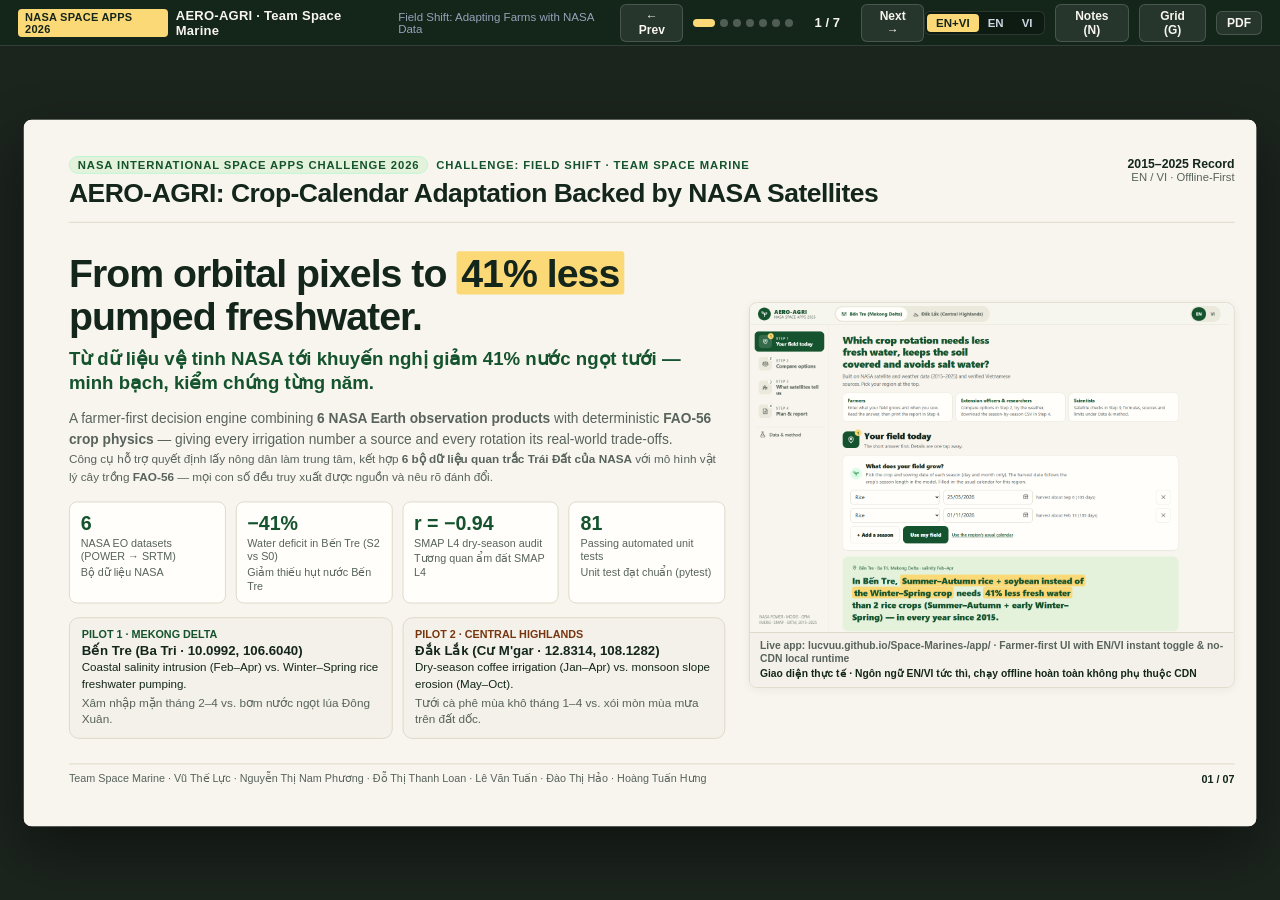
<file: slides-v1/index.html>
<!DOCTYPE html>
<html lang="en" data-mode="bi">
<head>
<meta charset="UTF-8" />
<meta name="viewport" content="width=device-width, initial-scale=1.0" />
<title>AERO-AGRI · NASA Space Apps 2026 Pitch Deck (7 Slides · EN / VI)</title>
<style>
  :root {
    --bg: #f7f5ee;
    --bg-deep: #ece9de;
    --surface: #fffefb;
    --subtle: #f3f1e9;
    --border: #dfd9c8;
    --ink: #14261b;
    --muted: #58635c;
    --primary: #15803d;
    --primary-ink: #14532d;
    --primary-light: #e4f2dc;
    --mark: #fcd977;
    --sal: #be123c;
    --sal-bg: #fff1f2;
    --shrimp: #0284c7;
    --soy: #b45309;
    --maize: #c2410c;
    --coffee: #78350f;
    --warn-bg: #fffbeb;
    --warn-border: #f59e0b;
    --font: -apple-system, BlinkMacSystemFont, "Segoe UI", Roboto, "Helvetica Neue", Arial, sans-serif;
    --mono: ui-monospace, SFMono-Regular, Menlo, Monaco, Consolas, monospace;
  }

  * { box-sizing: border-box; margin: 0; padding: 0; }

  html, body {
    height: 100%;
    background: #1c241e;
    color: var(--ink);
    font-family: var(--font);
    overflow: hidden;
    -webkit-font-smoothing: antialiased;
  }

  .num { font-variant-numeric: tabular-nums; }

  /* Language visibility logic */
  html[data-mode="en"] .t-vi { display: none !important; }
  html[data-mode="vi"] .t-en { display: none !important; }
  html[data-mode="bi"] .t-vi-only { display: none !important; }
  html[data-mode="en"] .t-vi-sub { display: none !important; }
  html[data-mode="vi"] .t-en-sub { display: none !important; }

  /* Toolbar */
  .hud {
    position: fixed;
    top: 0; left: 0; right: 0;
    height: 46px;
    background: rgba(20, 38, 27, 0.96);
    border-bottom: 1px solid rgba(255,255,255,0.12);
    color: #f7f5ee;
    display: flex;
    align-items: center;
    justify-content: space-between;
    padding: 0 18px;
    z-index: 100;
    font-size: 13px;
  }
  .hud-left, .hud-right, .hud-center { display: flex; align-items: center; gap: 10px; }
  .hud-brand { font-weight: 700; letter-spacing: 0.02em; display: flex; align-items: center; gap: 8px; }
  .hud-badge { background: var(--mark); color: var(--ink); font-size: 11px; font-weight: 700; padding: 2px 7px; border-radius: 4px; }
  .hud-btn {
    background: rgba(255,255,255,0.08);
    color: #f7f5ee;
    border: 1px solid rgba(255,255,255,0.16);
    border-radius: 6px;
    padding: 4px 10px;
    font-size: 12px;
    font-weight: 600;
    cursor: pointer;
    transition: background 0.15s;
  }
  .hud-btn:hover { background: rgba(255,255,255,0.16); }
  .hud-btn.active { background: var(--primary); border-color: #22c55e; color: #fff; }
  .seg { display: inline-flex; background: rgba(0,0,0,0.28); border-radius: 6px; padding: 2px; border: 1px solid rgba(255,255,255,0.12); }
  .seg button {
    border: none; background: transparent; color: #cbd5e1;
    font-size: 11.5px; font-weight: 700; padding: 3px 9px; border-radius: 4px; cursor: pointer;
  }
  .seg button.active { background: var(--mark); color: var(--ink); }

  .dots { display: flex; gap: 5px; align-items: center; }
  .dot {
    width: 8px; height: 8px; border-radius: 999px;
    background: rgba(255,255,255,0.26); border: none; cursor: pointer; padding: 0;
  }
  .dot.active { width: 22px; background: var(--mark); }

  /* Viewport & Fixed 1280x720 Stage */
  .stage-wrap {
    position: fixed;
    top: 46px; left: 0; right: 0; bottom: 0;
    display: flex;
    align-items: center;
    justify-content: center;
    padding: 12px;
  }
  .deck-viewport {
    position: relative;
    width: 1280px;
    height: 720px;
    transform-origin: center center;
    box-shadow: 0 24px 60px rgba(0,0,0,0.45);
    border-radius: 8px;
    overflow: hidden;
    background: var(--bg);
  }

  .slide {
    position: absolute;
    inset: 0;
    width: 1280px;
    height: 720px;
    background: var(--bg);
    padding: 36px 46px 42px 46px;
    display: none;
    flex-direction: column;
    justify-content: space-between;
  }
  .slide.active { display: flex; }

  /* Slide Header & Footer */
  .s-top {
    display: flex;
    justify-content: space-between;
    align-items: flex-start;
    gap: 20px;
    border-bottom: 1px solid var(--border);
    padding-bottom: 12px;
    margin-bottom: 14px;
  }
  .kicker {
    display: inline-flex;
    align-items: center;
    gap: 8px;
    font-size: 11.5px;
    font-weight: 700;
    text-transform: uppercase;
    letter-spacing: 0.08em;
    color: var(--primary-ink);
    margin-bottom: 5px;
  }
  .kicker-tag {
    background: var(--primary-light);
    border: 1px solid #bbf7d0;
    padding: 2px 8px;
    border-radius: 999px;
  }
  h1.s-title {
    font-size: 27px;
    font-weight: 800;
    line-height: 1.18;
    letter-spacing: -0.02em;
    color: var(--ink);
  }
  .s-sub-vi {
    margin-top: 3px;
    font-size: 14.5px;
    font-weight: 600;
    color: var(--muted);
    line-height: 1.3;
  }
  .s-meta {
    text-align: right;
    font-size: 11.5px;
    color: var(--muted);
    white-space: nowrap;
    padding-top: 2px;
  }
  .s-meta strong { display: block; color: var(--ink); font-size: 12.5px; }

  .s-body {
    flex: 1;
    display: flex;
    flex-direction: column;
    gap: 14px;
    min-height: 0;
  }

  .s-foot {
    display: flex;
    justify-content: space-between;
    align-items: center;
    border-top: 1px solid var(--border);
    padding-top: 8px;
    margin-top: 10px;
    font-size: 11px;
    color: var(--muted);
  }
  .s-foot .pg { font-weight: 700; color: var(--ink); font-variant-numeric: tabular-nums; }

  /* Shared Editorial Components (Anti-Slop!) */
  .card {
    background: var(--surface);
    border: 1px solid var(--border);
    border-radius: 10px;
    padding: 15px 17px;
  }
  .card-hl {
    background: var(--surface);
    border: 1.5px solid var(--primary);
    border-radius: 10px;
    padding: 15px 17px;
  }
  .card-soft {
    background: var(--subtle);
    border: 1px solid var(--border);
    border-radius: 10px;
    padding: 13px 16px;
  }
  .card-warn {
    background: var(--warn-bg);
    border: 1px solid #fde68a;
    border-radius: 10px;
    padding: 12px 15px;
  }
  .card-sal {
    background: var(--sal-bg);
    border: 1px solid #fecdd3;
    border-radius: 10px;
    padding: 12px 15px;
  }
  .card-h {
    display: flex;
    justify-content: space-between;
    align-items: center;
    gap: 8px;
    margin-bottom: 8px;
  }
  .card-title { font-size: 15px; font-weight: 800; color: var(--ink); }
  .pill {
    display: inline-block;
    font-size: 10.5px;
    font-weight: 700;
    padding: 2px 8px;
    border-radius: 999px;
    border: 1px solid var(--border);
    background: var(--subtle);
    color: var(--ink);
    white-space: nowrap;
  }
  .pill-g { background: var(--primary-light); border-color: #bbf7d0; color: var(--primary-ink); }
  .pill-sal { background: var(--sal-bg); border-color: #fecdd3; color: var(--sal); }
  .pill-warn { background: var(--warn-bg); border-color: #fde68a; color: #92400e; }

  .hl-mark {
    background: var(--mark);
    color: var(--ink);
    padding: 0 5px;
    border-radius: 3px;
    font-weight: 800;
  }

  .grid-2 { display: grid; grid-template-columns: 1fr 1fr; gap: 16px; }
  .grid-3 { display: grid; grid-template-columns: repeat(3, 1fr); gap: 14px; }
  .grid-4 { display: grid; grid-template-columns: repeat(4, 1fr); gap: 12px; }

  .big-stat {
    font-size: 32px;
    font-weight: 800;
    line-height: 1.05;
    letter-spacing: -0.02em;
    font-variant-numeric: tabular-nums;
  }
  .med-stat {
    font-size: 23px;
    font-weight: 800;
    line-height: 1.1;
    font-variant-numeric: tabular-nums;
  }
  .bilingual-p { font-size: 12.8px; line-height: 1.42; color: var(--ink); }
  .bilingual-p .t-vi, .t-vi-sub { color: var(--muted); font-size: 12px; display: block; margin-top: 2px; }
  html[data-mode="vi"] .bilingual-p .t-vi,
  html[data-mode="vi"] .t-vi-sub { color: var(--ink); font-size: 13.2px; }

  ul.clean { list-style: none; display: flex; flex-direction: column; gap: 7px; }
  ul.clean li { font-size: 12.6px; line-height: 1.38; padding-left: 14px; position: relative; }
  ul.clean li::before {
    content: ""; position: absolute; left: 0; top: 6px;
    width: 6px; height: 6px; border-radius: 999px; background: var(--primary);
  }
  ul.clean li.warn::before { background: var(--soy); }
  ul.clean li.sal::before { background: var(--sal); }

  .shot-frame {
    background: var(--surface);
    border: 1px solid var(--border);
    border-radius: 8px;
    overflow: hidden;
    box-shadow: 0 2px 10px rgba(20, 38, 27, 0.06);
  }
  .shot-frame img { width: 100%; height: auto; display: block; }
  .shot-cap {
    padding: 6px 10px;
    font-size: 10.5px;
    line-height: 1.3;
    color: var(--muted);
    background: var(--subtle);
    border-top: 1px solid var(--border);
    font-weight: 600;
  }
  .shot-cap .t-vi { display: block; margin-top: 2px; color: var(--ink); }

  /* Slide 1 Hero Specific */
  .s1-grid {
    display: grid;
    grid-template-columns: 1.15fr 0.85fr;
    gap: 24px;
    flex: 1;
    align-items: center;
  }
  .s1-title { font-size: 40px; font-weight: 800; line-height: 1.1; letter-spacing: -0.025em; margin-bottom: 10px; }
  .s1-vi { font-size: 19px; font-weight: 700; color: var(--primary-ink); margin-bottom: 14px; line-height: 1.28; }
  .s1-lead { font-size: 14px; line-height: 1.48; color: var(--muted); margin-bottom: 16px; }
  .kpi-strip { display: grid; grid-template-columns: repeat(4, 1fr); gap: 10px; margin-bottom: 14px; }
  .kpi-mini {
    background: var(--surface); border: 1px solid var(--border); border-radius: 8px; padding: 10px 11px;
  }
  .kpi-mini strong { display: block; font-size: 20px; font-weight: 800; color: var(--primary-ink); font-variant-numeric: tabular-nums; }
  .kpi-mini span { font-size: 11px; color: var(--muted); display: block; margin-top: 2px; line-height: 1.25; }

  /* Architecture 3-col on Slide 3 */
  .arch-grid {
    display: grid;
    grid-template-columns: 1.15fr 30px 0.95fr 30px 0.9fr;
    gap: 8px;
    align-items: stretch;
    flex: 1;
  }
  .arch-arrow {
    display: flex; align-items: center; justify-content: center;
    color: var(--primary); font-size: 24px; font-weight: 800;
  }
  .ds-row {
    display: flex; justify-content: space-between; align-items: baseline;
    border-bottom: 1px solid #f0ede3; padding: 6px 0; font-size: 12px;
  }
  .ds-row:last-child { border-bottom: none; }
  .ds-res { font-family: var(--mono); font-size: 10.5px; color: var(--primary-ink); background: var(--primary-light); padding: 1px 6px; border-radius: 4px; font-weight: 700; }

  .formula-box {
    font-family: var(--mono);
    font-size: 11.2px;
    background: var(--subtle);
    border: 1px solid var(--border);
    border-radius: 6px;
    padding: 7px 10px;
    color: var(--ink);
    margin: 6px 0;
  }

  /* Data table */
  table.mini { width: 100%; border-collapse: collapse; font-size: 12px; }
  table.mini th {
    text-align: left; font-size: 10.5px; text-transform: uppercase; letter-spacing: 0.05em;
    color: var(--muted); border-bottom: 1.5px solid var(--border); padding: 5px 6px;
  }
  table.mini td { padding: 6px 6px; border-bottom: 1px solid #efece2; vertical-align: middle; }
  table.mini tr.best td { background: #f0fdf4; font-weight: 700; }

  /* Speaker Notes & Overview Modals */
  .notes-drawer {
    position: fixed; bottom: 14px; right: 18px; width: 430px; max-height: 240px;
    background: rgba(20, 38, 27, 0.96); color: #f7f5ee;
    border: 1px solid rgba(255,255,255,0.18); border-radius: 10px;
    padding: 13px 16px; z-index: 150; overflow-y: auto;
    box-shadow: 0 12px 32px rgba(0,0,0,0.45); display: none;
  }
  .notes-drawer.open { display: block; }
  .notes-head { display: flex; justify-content: space-between; align-items: center; margin-bottom: 6px; font-size: 11px; text-transform: uppercase; letter-spacing: 0.07em; color: var(--mark); font-weight: 700; }
  .notes-body { font-size: 12.5px; line-height: 1.48; color: #e2e8f0; }

  .overview-overlay {
    position: fixed; inset: 46px 0 0 0; background: rgba(15, 23, 18, 0.94);
    z-index: 140; padding: 24px 36px; overflow-y: auto; display: none;
  }
  .overview-overlay.open { display: block; }
  .ov-grid { display: grid; grid-template-columns: repeat(auto-fill, minmax(280px, 1fr)); gap: 16px; max-width: 1240px; margin: 0 auto; }
  .ov-card {
    background: var(--surface); border: 2px solid transparent; border-radius: 10px;
    padding: 14px; cursor: pointer; transition: transform 0.15s, border-color 0.15s;
  }
  .ov-card:hover { transform: translateY(-2px); border-color: var(--mark); }
  .ov-card.active { border-color: var(--primary); }
  .ov-num { font-size: 11px; font-weight: 800; color: var(--primary); text-transform: uppercase; margin-bottom: 4px; }
  .ov-title { font-size: 14px; font-weight: 800; color: var(--ink); margin-bottom: 4px; }
  .ov-sub { font-size: 12px; color: var(--muted); }

  /* Print / PDF Export: 1 slide per landscape 1280x720 page */
  @page { size: 1280px 720px; margin: 0; }
  @media print {
    html, body { background: var(--bg); overflow: visible; height: auto; }
    .hud, .notes-drawer, .overview-overlay { display: none !important; }
    .stage-wrap { position: static; padding: 0; display: block; }
    .deck-viewport { width: 1280px; height: auto; transform: none !important; box-shadow: none; border-radius: 0; overflow: visible; }
    .slide { position: relative !important; display: flex !important; page-break-after: always; break-after: page; }
    .slide:last-child { page-break-after: auto; break-after: auto; }
  }
</style>
</head>
<body>

<header class="hud">
  <div class="hud-left">
    <span class="hud-brand">
      <span class="hud-badge">NASA SPACE APPS 2026</span>
      <span>AERO-AGRI · Team Space Marine</span>
    </span>
    <span style="color:#94a3b8;font-size:11.5px;">Field Shift: Adapting Farms with NASA Data</span>
  </div>

  <div class="hud-center">
    <button class="hud-btn" id="btnPrev" title="Previous Slide (Left Arrow)">← Prev</button>
    <div class="dots" id="dots"></div>
    <span id="slideNum" style="font-variant-numeric:tabular-nums;font-weight:700;min-width:48px;text-align:center;">1 / 7</span>
    <button class="hud-btn" id="btnNext" title="Next Slide (Right Arrow / Space)">Next →</button>
  </div>

  <div class="hud-right">
    <div class="seg" role="group" aria-label="Language mode">
      <button type="button" data-lang="bi" class="active">EN+VI</button>
      <button type="button" data-lang="en">EN</button>
      <button type="button" data-lang="vi">VI</button>
    </div>
    <button class="hud-btn" id="btnNotes" title="Toggle Speaker Notes (N)">Notes (N)</button>
    <button class="hud-btn" id="btnGrid" title="All Slides Overview (G)">Grid (G)</button>
    <button class="hud-btn" onclick="window.print()" title="Print / Save as 7-page PDF">PDF</button>
  </div>
</header>

<div class="stage-wrap">
<main class="deck-viewport" id="viewport">

<!-- ======================================================================= -->
<!-- SLIDE 1: COVER / MISSION HOOK                                           -->
<!-- ======================================================================= -->
<section class="slide active" data-title="01 · Cover: AERO-AGRI Mission" data-notes="<strong>[0:00–0:45 · Problem & Hook]</strong> Welcome judges! In Vietnam's Mekong Delta and Central Highlands, climate extremes force farmers to guess sowing dates and dry-season pumping. AERO-AGRI turns 11 years of NASA Earth observations (2015–2025) and transparent FAO-56 physics into an immediate field-level rotation decision — offline-first, 100% bilingual (EN/VI), and with zero hallucinated numbers.">
  <div class="s-top">
    <div>
      <div class="kicker"><span class="kicker-tag">NASA International Space Apps Challenge 2026</span><span>Challenge: Field Shift · Team Space Marine</span></div>
      <h1 class="s-title">
        <span class="t-en">AERO-AGRI: Crop-Calendar Adaptation Backed by NASA Satellites</span>
        <span class="t-vi t-vi-only">AERO-AGRI: Chuyển đổi Lịch Thời Vụ Thích Ứng Biến Đổi Khí Hậu từ Vệ Tinh NASA</span>
      </h1>
    </div>
    <div class="s-meta"><strong>2015–2025 Record</strong><span>EN / VI · Offline-First</span></div>
  </div>

  <div class="s-body">
    <div class="s1-grid">
      <div>
        <div class="s1-title">
          <span class="t-en">From orbital pixels to <span class="hl-mark">41% less</span> pumped freshwater.</span>
          <span class="t-vi t-vi-only">Từ ảnh vệ tinh quỹ đạo tới quyết định giảm <span class="hl-mark">41% nước bơm</span> tại ruộng.</span>
        </div>
        <div class="s1-vi t-vi-sub">Từ dữ liệu vệ tinh NASA tới khuyến nghị giảm 41% nước ngọt tưới — minh bạch, kiểm chứng từng năm.</div>
        <p class="s1-lead bilingual-p">
          <span class="t-en">A farmer-first decision engine combining <strong>6 NASA Earth observation products</strong> with deterministic <strong>FAO-56 crop physics</strong> — giving every irrigation number a source and every rotation its real-world trade-offs.</span>
          <span class="t-vi">Công cụ hỗ trợ quyết định lấy nông dân làm trung tâm, kết hợp <strong>6 bộ dữ liệu quan trắc Trái Đất của NASA</strong> với mô hình vật lý cây trồng <strong>FAO-56</strong> — mọi con số đều truy xuất được nguồn và nêu rõ đánh đổi.</span>
        </p>

        <div class="kpi-strip">
          <div class="kpi-mini">
            <strong>6</strong>
            <span class="t-en">NASA EO datasets (POWER → SRTM)</span>
            <span class="t-vi">Bộ dữ liệu NASA</span>
          </div>
          <div class="kpi-mini">
            <strong>−41%</strong>
            <span class="t-en">Water deficit in Bến Tre (S2 vs S0)</span>
            <span class="t-vi">Giảm thiếu hụt nước Bến Tre</span>
          </div>
          <div class="kpi-mini">
            <strong>r = −0.94</strong>
            <span class="t-en">SMAP L4 dry-season audit</span>
            <span class="t-vi">Tương quan ẩm đất SMAP L4</span>
          </div>
          <div class="kpi-mini">
            <strong>81</strong>
            <span class="t-en">Passing automated unit tests</span>
            <span class="t-vi">Unit test đạt chuẩn (pytest)</span>
          </div>
        </div>

        <div class="grid-2" style="gap:10px;">
          <div class="card-soft" style="padding:10px 12px;">
            <div style="font-size:11px;font-weight:800;color:var(--primary-ink);text-transform:uppercase;">Pilot 1 · Mekong Delta</div>
            <div style="font-size:13.5px;font-weight:800;margin:2px 0;">Bến Tre (Ba Tri · 10.0992, 106.6040)</div>
            <div class="bilingual-p" style="font-size:11.8px;">
              <span class="t-en">Coastal salinity intrusion (Feb–Apr) vs. Winter–Spring rice freshwater pumping.</span>
              <span class="t-vi">Xâm nhập mặn tháng 2–4 vs. bơm nước ngọt lúa Đông Xuân.</span>
            </div>
          </div>
          <div class="card-soft" style="padding:10px 12px;">
            <div style="font-size:11px;font-weight:800;color:var(--coffee);text-transform:uppercase;">Pilot 2 · Central Highlands</div>
            <div style="font-size:13.5px;font-weight:800;margin:2px 0;">Đắk Lắk (Cư M'gar · 12.8314, 108.1282)</div>
            <div class="bilingual-p" style="font-size:11.8px;">
              <span class="t-en">Dry-season coffee irrigation (Jan–Apr) vs. monsoon slope erosion (May–Oct).</span>
              <span class="t-vi">Tưới cà phê mùa khô tháng 1–4 vs. xói mòn mùa mưa trên đất dốc.</span>
            </div>
          </div>
        </div>
      </div>

      <div>
        <div class="shot-frame">
          <img src="slides_assets/ui_en_bentre.png" alt="AERO-AGRI live dashboard screenshot" />
          <div class="shot-cap">
            <span class="t-en">Live app: lucvuu.github.io/Space-Marines-/app/ · Farmer-first UI with EN/VI instant toggle &amp; no-CDN local runtime</span>
            <span class="t-vi">Giao diện thực tế · Ngôn ngữ EN/VI tức thì, chạy offline hoàn toàn không phụ thuộc CDN</span>
          </div>
        </div>
      </div>
    </div>
  </div>

  <div class="s-foot">
    <span>Team Space Marine · Vũ Thế Lực · Nguyễn Thị Nam Phương · Đỗ Thị Thanh Loan · Lê Văn Tuấn · Đào Thị Hảo · Hoàng Tuấn Hưng</span>
    <span class="pg">01 / 07</span>
  </div>
</section>

<!-- ======================================================================= -->
<!-- SLIDE 2: PROBLEM & FIELD SHIFT CONTEXT                                  -->
<!-- ======================================================================= -->
<section class="slide" data-title="02 · Problem: Dual Climate Squeeze in Vietnam" data-notes="<strong>[0:15–1:00 · Relevance & Impact]</strong> Emphasize why Vietnam needs site-specific adaptation rather than generic global advice: Bến Tre faces dry-season saltwater lock-out (Feb–Apr) while Đắk Lắk sits on sloped basalt soils where cover crops save soil (-87%) at the price of +19% dry-season water. AERO-AGRI meets every Field Shift challenge requirement.">
  <div class="s-top">
    <div>
      <div class="kicker"><span class="kicker-tag">02 · Relevance &amp; Problem</span><span>Why Static Crop Calendars Fail Under Extremes</span></div>
      <h1 class="s-title">
        <span class="t-en">Two Opposite Climate Squeezes — One Transparent Decision Gap</span>
        <span class="t-vi t-vi-only">Hai Áp Lực Khí Hậu Trái Ngược — Một Khoảng Trống Quyết Định</span>
      </h1>
      <div class="s-sub-vi t-vi-sub">Hai bài toán khí hậu trái ngược tại Việt Nam đòi hỏi cân bằng minh bạch giữa nước ngọt, mặn và xói mòn</div>
    </div>
    <div class="s-meta"><strong>Challenge Fit</strong><span>NASA Field Shift 2026</span></div>
  </div>

  <div class="s-body">
    <div class="grid-2" style="flex:1;">
      <!-- Ben Tre -->
      <div class="card" style="display:flex;flex-direction:column;justify-content:space-between;">
        <div>
          <div class="card-h">
            <span class="card-title">1. Coastal Delta: Ba Tri, Bến Tre</span>
            <span class="pill pill-sal">Salinity peak: Feb–Apr (T2–T4)</span>
          </div>
          <div class="grid-2" style="gap:10px;margin:8px 0 10px;">
            <div class="card-soft" style="padding:10px 12px;">
              <div class="med-stat num" style="color:var(--primary-ink);">15,329 m³/ha</div>
              <div class="bilingual-p" style="font-size:11.5px;">
                <span class="t-en">Freshwater deficit for 2 rice crops (S0)</span>
                <span class="t-vi">Nhu cầu bơm nước ngọt 2 vụ lúa (S0)</span>
              </div>
            </div>
            <div class="card-sal" style="padding:10px 12px;">
              <div class="med-stat num" style="color:var(--sal);">6 mo bare</div>
              <div class="bilingual-p" style="font-size:11.5px;">
                <span class="t-en">Uncovered dry/transition land, zero crop income</span>
                <span class="t-vi">Đất trống 6 tháng/năm, không thu nhập</span>
              </div>
            </div>
          </div>
          <ul class="clean">
            <li class="sal">
              <strong>Salinity deadline:</strong> NAEC 2026–2027 handbook urges sowing in Oct–Nov so harvest finishes before Feb–Apr saltwater peaks.
              <span class="t-vi"><strong>Áp lực xâm nhập mặn:</strong> Sổ tay Khuyến nông QG khuyến cáo xuống giống T10–T11 để thu hoạch trước đỉnh mặn T2–T4.</span>
            </li>
            <li>
              <strong>2016 drought &amp; salinity intrusion (crop year 2015/16):</strong> Modeled rice deficit spiked to <strong>18,740 m³/ha</strong> (+22% above mean) while late sowing risked salt loss.
              <span class="t-vi"><strong>Hạn mặn 2016 (vụ 2015/16):</strong> Thiếu hụt nước lúa tăng vọt lên <strong>18,740 m³/ha</strong>; gieo muộn dễ mất trắng vì mặn.</span>
            </li>
            <li class="warn">
              <strong>False silver bullets:</strong> Rice–shrimp (S1) creates dry-season income, yet raises soil ESP to <strong>20.7–25.4</strong> (sodicity threshold, Nguyễn Mỹ Hoa et al., 2016).
              <span class="t-vi"><strong>Đánh đổi ẩn của Lúa–Tôm (S1):</strong> Có thu nhập mùa khô nhưng ESP đất tăng 20,7–25,4 (nguy cơ kiềm hóa đất).</span>
            </li>
          </ul>
        </div>
        <div style="border-top:1px solid var(--border);padding-top:8px;font-size:11.5px;color:var(--muted);">
          Pixel: <code style="font-family:var(--mono);">10.0992°N, 106.6040°E</code> · NASA MODIS NDVI verified 2022–2024 + Báo Nông nghiệp (22/02/2024)
        </div>
      </div>

      <!-- Dak Lak -->
      <div class="card" style="display:flex;flex-direction:column;justify-content:space-between;">
        <div>
          <div class="card-h">
            <span class="card-title">2. Highland Slopes: Cư M'gar, Đắk Lắk</span>
            <span class="pill pill-warn">Dry window: Jan–Apr (T1–T4)</span>
          </div>
          <div class="grid-2" style="gap:10px;margin:8px 0 10px;">
            <div class="card-soft" style="padding:10px 12px;">
              <div class="med-stat num" style="color:var(--coffee);">3,602 → 4,302 m³</div>
              <div class="bilingual-p" style="font-size:11.5px;">
                <span class="t-en">Cover crop adds +19.4% dry-season pump load</span>
                <span class="t-vi">Cỏ phủ tăng +19,4% nhu cầu nước mùa khô</span>
              </div>
            </div>
            <div class="card-hl" style="padding:10px 12px;">
              <div class="med-stat num" style="color:var(--primary-ink);">−86.7% soil loss</div>
              <div class="bilingual-p" style="font-size:11.5px;">
                <span class="t-en">Relative erosion cut (C: 0.045 → 0.006, upper bound)</span>
                <span class="t-vi">Giảm tương đối xói mòn đất (cận trên)</span>
              </div>
            </div>
          </div>
          <ul class="clean">
            <li>
              <strong>Monsoon erosion exposure:</strong> NASA SRTM shows <strong>5.0° median slope</strong> (10% steeper than 9.8°) under <strong>77.8% rain in May–Oct</strong>.
              <span class="t-vi"><strong>Nguy cơ xói mòn cao:</strong> Độ dốc trung vị 5,0° (10% vượt 9,8°) hứng 77,8% lượng mưa dồn vào tháng 5–10.</span>
            </li>
            <li class="warn">
              <strong>Heat &amp; drought squeeze:</strong> Robusta loses ~<strong>14% yield per +1 °C</strong> season warming (Kath et al., 2020); driest 2024 reached <strong>4,608 m³/ha</strong>.
              <span class="t-vi"><strong>Nhạy cảm nhiệt độ:</strong> Cà phê vối giảm ~14% năng suất mỗi +1 °C tăng (Kath et al., 2020).</span>
            </li>
            <li>
              <strong>Decision need:</strong> Farmers need honest trade-offs — not blind promotion of cover crops without dry-season water budgeting.
              <span class="t-vi"><strong>Nhu cầu thực tế:</strong> Nông dân cần biết rõ cái giá về nước mùa khô để cân đối trước khi chọn thảm phủ.</span>
            </li>
          </ul>
        </div>
        <div style="border-top:1px solid var(--border);padding-top:8px;font-size:11.5px;color:var(--muted);">
          Pixel: <code style="font-family:var(--mono);">12.8314°N, 108.1282°E</code> · NASA SMAP L4 + SRTM v3 + GPM IMERG + WASI / FAO-56
        </div>
      </div>
    </div>

    <!-- Field Shift Objective Bar -->
    <div class="card-soft" style="display:grid;grid-template-columns:repeat(4,1fr);gap:14px;padding:10px 16px;">
      <div>
        <strong style="font-size:12px;color:var(--primary-ink);">✓ 3+ Strategies + Baseline</strong>
        <div style="font-size:11.3px;color:var(--muted);">S0/S1/S2/S3 in Delta; D0/D1 + custom field builder.</div>
      </div>
      <div>
        <strong style="font-size:12px;color:var(--primary-ink);">✓ Harmonized Multi-Scale EO</strong>
        <div style="font-size:11.3px;color:var(--muted);">30 m DEM, 250–500 m MODIS, 9–50 km hydrology aligned.</div>
      </div>
      <div>
        <strong style="font-size:12px;color:var(--primary-ink);">✓ Evidence, Gaps &amp; Risks</strong>
        <div style="font-size:11.3px;color:var(--muted);">Every option separates verified facts from info gaps.</div>
      </div>
      <div>
        <strong style="font-size:12px;color:var(--primary-ink);">✓ Augments Local Wisdom</strong>
        <div style="font-size:11.3px;color:var(--muted);">Supports farmers &amp; extension officers; never replaces them.</div>
      </div>
    </div>
  </div>

  <div class="s-foot">
    <span>Sources: NAEC Salinity Handbook 2026–2027 · Kath et al. (2020) · Afandi et al. (2003) · NASA EO 2015–2025</span>
    <span class="pg">02 / 07</span>
  </div>
</section>

<!-- ======================================================================= -->
<!-- SLIDE 3: NASA DATA FUSION & PHYSICS ARCHITECTURE                        -->
<!-- ======================================================================= -->
<section class="slide" data-title="03 · Architecture: 6 NASA Datasets + FAO-56 Physics" data-notes="<strong>[1:00–1:45 · Creativity & Technical Design]</strong> Judges ask: 'How did you harmonize spatial resolutions without AI hallucinations?' Answer: Our core never asks an LLM to invent crop water figures. Instead, 6 NASA products spanning 30 m (SRTM) to 50 km (POWER) feed deterministic FAO-56 equations, while MODIS, GPM IMERG, and SMAP act as independent auditors.">
  <div class="s-top">
    <div>
      <div class="kicker"><span class="kicker-tag">03 · Creativity &amp; Rigor</span><span>Zero Black-Box AI Numbers — Multi-Scale NASA Fusion</span></div>
      <h1 class="s-title">
        <span class="t-en">6 NASA Satellites Driving a Deterministic FAO-56 Physics Kernel</span>
        <span class="t-vi t-vi-only">6 Nguồn Dữ Liệu Vệ Tinh NASA Kết Hợp Mô Hình Vật Lý FAO-56 Minh Bạch</span>
      </h1>
      <div class="s-sub-vi t-vi-sub">Không để AI bịa số — hợp nhất đa độ phân giải (30 m → 50 km) qua phương trình vật lý chuẩn hóa</div>
    </div>
    <div class="s-meta"><strong>No AI-generated numbers</strong><span>100% Traceable Python Core</span></div>
  </div>

  <div class="s-body">
    <div class="arch-grid">
      <!-- Column 1: 6 NASA Datasets -->
      <div class="card" style="display:flex;flex-direction:column;justify-content:space-between;">
        <div>
          <div class="card-h">
            <span class="card-title">1. Multi-Resolution NASA Inputs</span>
            <span class="pill pill-g">2015–2025</span>
          </div>
          <div class="ds-row">
            <div><strong>NASA POWER</strong> <span style="color:var(--muted);">(MERRA-2, daily weather)</span></div>
            <span class="ds-res">~50 km · 1d</span>
          </div>
          <div class="ds-row">
            <div><strong>MODIS MOD13Q1 v061</strong> <span style="color:var(--muted);">(NDVI vegetation cycles)</span></div>
            <span class="ds-res">250 m · 16d</span>
          </div>
          <div class="ds-row">
            <div><strong>MODIS MOD09A1 v061</strong> <span style="color:var(--muted);">(LSWI flooding / rice sowing)</span></div>
            <span class="ds-res">500 m · 8d</span>
          </div>
          <div class="ds-row">
            <div><strong>GPM IMERG Final V07</strong> <span style="color:var(--muted);">(129 mo precip audit)</span></div>
            <span class="ds-res">~11 km · 1mo</span>
          </div>
          <div class="ds-row">
            <div><strong>SMAP L4 SPL4SMGP/008</strong> <span style="color:var(--muted);">(Root-zone moisture)</span></div>
            <span class="ds-res">9 km · 3h</span>
          </div>
          <div class="ds-row">
            <div><strong>SRTM v3 (USGS/NASA)</strong> <span style="color:var(--muted);">(3×3 km window slope)</span></div>
            <span class="ds-res">30 m · DEM</span>
          </div>
        </div>
        <div class="card-soft" style="padding:8px 10px;font-size:11.2px;color:var(--muted);">
          <strong>Scale honesty:</strong> 50 km POWER cells are flagged as grid-scale context; coastal 9 km SMAP is <em>excluded</em> over Bến Tre rice paddies to avoid open-water contamination.
        </div>
      </div>

      <div class="arch-arrow">→</div>

      <!-- Column 2: Physics Kernel -->
      <div class="card-hl" style="display:flex;flex-direction:column;justify-content:space-between;">
        <div>
          <div class="card-h">
            <span class="card-title">2. Physics &amp; Audit Engine</span>
            <span class="pill pill-g">core/*.py</span>
          </div>
          <div class="bilingual-p" style="font-size:12px;">
            <strong>FAO-56 Penman-Monteith</strong>
            <span class="t-en" style="display:block;color:var(--muted);">Daily weather → ETo (Eq. 6–42) × crop stage Kc → monthly ETc.</span>
            <span class="t-vi">Khí tượng ngày → ETo × hệ số Kc từng giai đoạn → nhu cầu nước ETc.</span>
          </div>
          <div class="formula-box">
            Deficit = max(0, ETc + Extra_Rice − P_eff)<br>
            Rice Extra = 200mm sat + 100mm pond + 4mm/d<br>
            P_eff: FAO TM3 (rice) · USDA-SCS (upland)
          </div>
          <div class="bilingual-p" style="font-size:12px;">
            <strong>Every-Year Stability + P50/P80</strong>
            <span class="t-en" style="display:block;color:var(--muted);">Ranks rotations across all 10 crop years (2015/16–2024/25), not just averages.</span>
            <span class="t-vi">Xếp hạng qua từng năm mùa vụ (không chỉ trung bình 10 năm) &amp; năm hạn 1/5 (P80).</span>
          </div>
          <div class="formula-box">
            Rice flood signal: LSWI + 0.05 ≥ EVI (Xiao 2005)<br>
            Relative RUSLE: SoilLoss(D1/D0) = C_D1 / C_D0
          </div>
        </div>
        <div style="font-size:11.3px;color:var(--primary-ink);font-weight:700;">
          ✓ What-if stress test: ΔT (−3 to +5 °C), ΔRain (±80%) recomputes all daily physics live.
        </div>
      </div>

      <div class="arch-arrow">→</div>

      <!-- Column 3: Outputs & Farmer UX -->
      <div class="card" style="display:flex;flex-direction:column;justify-content:space-between;">
        <div>
          <div class="card-h">
            <span class="card-title">3. Decision Outputs</span>
            <span class="pill">Offline HTTP + API</span>
          </div>
          <ul class="clean" style="margin-top:4px;">
            <li>
              <strong>Step 1: Short Answer &amp; Field Builder</strong> — farmers enter custom crops/sowing dates &amp; get instant m³/ha + scenario delta.
              <span class="t-vi"><strong>Bước 1:</strong> Nhập ruộng thực tế &amp; thử kịch bản thời tiết.</span>
            </li>
            <li>
              <strong>Step 2: 12-Month Calendar &amp; Risks</strong> — bare soil, salinity Feb–Apr strip, heat dots, and evidence drawers.
              <span class="t-vi"><strong>Bước 2:</strong> Lịch 12 tháng trực quan, cảnh báo mặn &amp; đất trống.</span>
            </li>
            <li>
              <strong>Step 3: Independent Satellite Audits</strong> — MODIS sowing lag, GPM vs POWER, SMAP correlation, SRTM slope.
              <span class="t-vi"><strong>Bước 3:</strong> Đối chiếu chéo độc lập với 4 vệ tinh NASA.</span>
            </li>
            <li>
              <strong>Step 4: Printable Brief &amp; CSV</strong> — field report for cooperatives + full data transparency.
              <span class="t-vi"><strong>Bước 4:</strong> In báo cáo hoặc tải CSV cho khuyến nông.</span>
            </li>
          </ul>
        </div>
        <div class="card-soft" style="padding:8px 10px;font-size:11px;color:var(--muted);">
          Stack: Python stdlib <code style="font-family:var(--mono);">http.server</code>, Pandas/NumPy, vendored Chart.js, zero external CDNs.
        </div>
      </div>
    </div>
  </div>

  <div class="s-foot">
    <span>Method: Allen et al. (1998) FAO Irrigation &amp; Drainage Paper 56 · Brouwer &amp; Heibloem (1986) FAO TM3 · Xiao et al. (2005)</span>
    <span class="pg">03 / 07</span>
  </div>
</section>

<!-- ======================================================================= -->
<!-- SLIDE 4: PILOT 1 BEN TRE RESULTS & 10-YEAR STABILITY                    -->
<!-- ======================================================================= -->
<section class="slide" data-title="04 · Pilot 1 (Bến Tre): −41% Freshwater Every Single Year" data-notes="<strong>[1:45–3:15 · Impact & Multi-Year Stability]</strong> Highlight that switching from Winter–Spring rice (S0) to Soybean (S2) saves 41% freshwater not just on a 10-year average, but in EVERY single crop year from 2015/16 to 2024/25 — including the severe 2015/16 2016 drought drought and Hot & Dry (+1.5°C, −20% rain) simulations. Equally important: show why we refuse to over-claim S1 (Rice–Shrimp).">
  <div class="s-top">
    <div>
      <div class="kicker"><span class="kicker-tag">04 · Impact · Pilot 1 (Bến Tre)</span><span>Year-by-Year Verification (2015/16–2024/25) + Stress Test</span></div>
      <h1 class="s-title">
        <span class="t-en">Soybean Rotation (S2) Cuts Pumping by 41% in All 10 Crop Years</span>
        <span class="t-vi t-vi-only">Luân Canh Đậu Tương (S2) Giảm 41% Nước Bơm Ở Cả 10 Năm Mùa Vụ</span>
      </h1>
      <div class="s-sub-vi t-vi-sub">Không chỉ đúng trên trung bình 10 năm — phương án S2 tiết kiệm nước vượt trội ngay cả năm hạn 2015/16 &amp; kịch bản +1.5 °C</div>
    </div>
    <div class="s-meta"><strong>Ba Tri, Mekong Delta</strong><span>FAO-56 Daily Balance</span></div>
  </div>

  <div class="s-body">
    <div class="grid-2" style="grid-template-columns:1.08fr 0.92fr;flex:1;">
      <!-- Left: Exact 10-year SVG Chart + Hot&Dry callout -->
      <div class="card" style="display:flex;flex-direction:column;justify-content:space-between;">
        <div>
          <div class="card-h">
            <span class="card-title">Annual Freshwater Deficit: S0 (2 Rice) vs. S2 (Rice + Soybean)</span>
            <span class="pill pill-g">10 / 10 years lower</span>
          </div>
          <!-- Verified exact values plotted cleanly -->
          <svg viewBox="0 0 560 195" width="100%" style="max-height:205px;" aria-label="10-year freshwater deficit chart for S0 vs S2">
            <!-- Grid lines: max 2000mm -> y=18..158 (height 140 -> 0.07 px/mm) -->
            <line x1="48" y1="18" x2="544" y2="18" stroke="#e5e1d5" stroke-dasharray="3,3"/>
            <line x1="48" y1="53" x2="544" y2="53" stroke="#e5e1d5" stroke-dasharray="3,3"/>
            <line x1="48" y1="88" x2="544" y2="88" stroke="#e5e1d5" stroke-dasharray="3,3"/>
            <line x1="48" y1="123" x2="544" y2="123" stroke="#e5e1d5" stroke-dasharray="3,3"/>
            <line x1="48" y1="158" x2="544" y2="158" stroke="#cfc8b4"/>
            <text x="42" y="22" text-anchor="end" font-size="10" fill="#58635c">20k m³</text>
            <text x="42" y="57" text-anchor="end" font-size="10" fill="#58635c">15k m³</text>
            <text x="42" y="92" text-anchor="end" font-size="10" fill="#58635c">10k m³</text>
            <text x="42" y="127" text-anchor="end" font-size="10" fill="#58635c">5k m³</text>
            <text x="42" y="161" text-anchor="end" font-size="10" fill="#58635c">0</text>

            <!-- 2015/16: S0 1874 (h=131,y=27), S2 1202 (h=84,y=74) -->
            <rect x="57" y="27" width="16" height="131" rx="2" fill="#be123c"/>
            <rect x="75" y="74" width="16" height="84" rx="2" fill="#15803d"/>
            <text x="74" y="172" text-anchor="middle" font-size="9.5" font-weight="700" fill="#be123c">15/16*</text>
            <text x="65" y="21" text-anchor="middle" font-size="8.5" font-weight="700" fill="#be123c">18.7k</text>

            <!-- 2016/17: S0 1530 (h=107,y=51), S2 931 (h=65,y=93) -->
            <rect x="106" y="51" width="16" height="107" rx="2" fill="#64748b"/>
            <rect x="124" y="93" width="16" height="65" rx="2" fill="#15803d"/>
            <text x="123" y="172" text-anchor="middle" font-size="9.5" fill="#58635c">16/17</text>

            <!-- 2017/18: S0 1643 (h=115,y=43), S2 967 (h=68,y=90) -->
            <rect x="155" y="43" width="16" height="115" rx="2" fill="#64748b"/>
            <rect x="173" y="90" width="16" height="68" rx="2" fill="#15803d"/>
            <text x="172" y="172" text-anchor="middle" font-size="9.5" fill="#58635c">17/18</text>

            <!-- 2018/19: S0 1447 (h=101,y=57), S2 757 (h=53,y=105) -->
            <rect x="204" y="57" width="16" height="101" rx="2" fill="#64748b"/>
            <rect x="222" y="105" width="16" height="53" rx="2" fill="#15803d"/>
            <text x="221" y="172" text-anchor="middle" font-size="9.5" fill="#58635c">18/19</text>

            <!-- 2019/20: S0 1483 (h=104,y=54), S2 827 (h=58,y=100) -->
            <rect x="253" y="54" width="16" height="104" rx="2" fill="#64748b"/>
            <rect x="271" y="100" width="16" height="58" rx="2" fill="#15803d"/>
            <text x="270" y="172" text-anchor="middle" font-size="9.5" fill="#58635c">19/20</text>

            <!-- 2020/21: S0 1489 (h=104,y=54), S2 799 (h=56,y=102) -->
            <rect x="302" y="54" width="16" height="104" rx="2" fill="#64748b"/>
            <rect x="320" y="102" width="16" height="56" rx="2" fill="#15803d"/>
            <text x="319" y="172" text-anchor="middle" font-size="9.5" fill="#58635c">20/21</text>

            <!-- 2021/22: S0 1497 (h=105,y=53), S2 955 (h=67,y=91) -->
            <rect x="351" y="53" width="16" height="105" rx="2" fill="#64748b"/>
            <rect x="369" y="91" width="16" height="67" rx="2" fill="#15803d"/>
            <text x="368" y="172" text-anchor="middle" font-size="9.5" fill="#58635c">21/22</text>

            <!-- 2022/23: S0 1376 (h=96,y=62), S2 809 (h=57,y=101) -->
            <rect x="400" y="62" width="16" height="96" rx="2" fill="#64748b"/>
            <rect x="418" y="101" width="16" height="57" rx="2" fill="#15803d"/>
            <text x="417" y="172" text-anchor="middle" font-size="9.5" fill="#58635c">22/23</text>

            <!-- 2023/24: S0 1492 (h=104,y=54), S2 879 (h=62,y=96) -->
            <rect x="449" y="54" width="16" height="104" rx="2" fill="#64748b"/>
            <rect x="467" y="96" width="16" height="62" rx="2" fill="#15803d"/>
            <text x="466" y="172" text-anchor="middle" font-size="9.5" fill="#58635c">23/24</text>

            <!-- 2024/25: S0 1426 (h=100,y=58), S2 781 (h=55,y=103) -->
            <rect x="498" y="58" width="16" height="100" rx="2" fill="#64748b"/>
            <rect x="516" y="103" width="16" height="55" rx="2" fill="#15803d"/>
            <text x="515" y="172" text-anchor="middle" font-size="9.5" fill="#58635c">24/25</text>

            <!-- Legend -->
            <rect x="145" y="182" width="9" height="9" rx="2" fill="#64748b"/>
            <text x="158" y="190" font-size="10" fill="#14261b" font-weight="600">S0: 2 Rice (15/16 2016 drought red)</text>
            <rect x="375" y="182" width="9" height="9" rx="2" fill="#15803d"/>
            <text x="388" y="190" font-size="10" fill="#15803d" font-weight="700">S2: Rice + Soybean</text>
          </svg>
        </div>

        <table class="mini" style="font-size:11.5px;">
          <thead>
            <tr>
              <th>Strategy</th><th>Mean (m³/ha)</th><th>P80 Dry Year</th><th>Hot&amp;Dry (+1.5°C, −20% rain)</th><th>Caveat</th>
            </tr>
          </thead>
          <tbody>
            <tr>
              <td><strong>S0</strong> 2 Rice Crops</td><td class="num">15,329</td><td class="num">15,527</td><td class="num">17,248</td><td>6 mo bare</td>
            </tr>
            <tr class="best">
              <td><strong>S2</strong> Rice + Soybean</td><td class="num">8,978 (−41.4%)</td><td class="num">9,576</td><td class="num">10,521</td><td>Best freshwater cut</td>
            </tr>
            <tr>
              <td><strong>S3</strong> Rice + Maize</td><td class="num">9,025 (−41.1%)</td><td class="num">9,608</td><td class="num">10,568</td><td>Heat &amp; fodder</td>
            </tr>
            <tr>
              <td><strong>S1</strong> Rice–Shrimp</td><td class="num">6,613 (shrimp phase not modeled)</td><td class="num">7,669</td><td class="num">7,914</td><td style="color:var(--soy);font-weight:700;">Shrimp unmodeled</td>
            </tr>
          </tbody>
        </table>
      </div>

      <!-- Right: Live UI Step 2 Screenshot + Honest S1 Disclaimer -->
      <div style="display:flex;flex-direction:column;gap:10px;justify-content:space-between;">
        <div class="shot-frame">
          <img src="slides_assets/ui_step2_bentre.png" style="height:295px;object-fit:cover;object-position:top;" alt="Step 2 Compare options in Bến Tre" />
          <div class="shot-cap">
            <span class="t-en">Step 2 UI: 12-month bar, bare-soil months, Feb–Apr salinity underline &amp; 1-in-5 dry year</span>
            <span class="t-vi">Bước 2: Thanh lịch 12 tháng, số tháng đất trống, gạch đỏ mùa mặn T2–T4 và năm hạn P80</span>
          </div>
        </div>

        <div class="card-warn">
          <div style="font-size:12.5px;font-weight:800;color:#92400e;margin-bottom:4px;">
            Why We Refuse to Crown S1 (Rice–Shrimp) as "57% Winner"
          </div>
          <p class="bilingual-p" style="font-size:11.8px;">
            <span class="t-en">S1 only counts wet-season rice water because FAO-56 cannot model brackish pond intake/exchange. We explicitly label <strong>"Shrimp phase not modeled"</strong> and surface <strong>ESP 20.7–25.4 sodicity risk</strong> before farmers switch.</span>
            <span class="t-vi">S1 chỉ tính phần lúa mùa mưa do FAO-56 không mô phỏng được nước lợ ao tôm. App gắn nhãn cảnh báo rõ <strong>"Chưa mô phỏng pha tôm"</strong> và nguy cơ kiềm hóa đất ESP 20,7–25,4.</span>
          </p>
        </div>
      </div>
    </div>
  </div>

  <div class="s-foot">
    <span>Verified engine output: Ben_Tre_DBSCL · P50 = 14,902 (S0) vs 8,527 m³/ha (S2) · Percolation sensitivity 4 vs 2 mm/d tracked</span>
    <span class="pg">04 / 07</span>
  </div>
</section>

<!-- ======================================================================= -->
<!-- SLIDE 5: PILOT 2 DAK LAK + SATELLITE CROSS-VALIDATION                   -->
<!-- ======================================================================= -->
<section class="slide" data-title="05 · Validity: Satellites Auditing the Model & Đắk Lắk Trade-off" data-notes="<strong>[3:15–4:45 · Scientific Validity]</strong> This slide wins the Best Use of Data / Science judging rubric. Instead of trusting NASA POWER blindly, we audit our own physics model against 3 independent satellites: GPM IMERG (+1.2%, r=0.89–0.90), MODIS MOD09A1 sowing detection (Nov 17 vs Nov 22 ground report = 5 days), and SMAP L4 (r=-0.94 in Đắk Lắk — while honestly showing SMAP 2020 vs Model 2024 driest year discrepancy and excluding SMAP from flooded coastal rice).">
  <div class="s-top">
    <div>
      <div class="kicker"><span class="kicker-tag">05 · Validity · Step 3 Audits</span><span>Independent NASA Satellites Cross-Checking Our Physics</span></div>
      <h1 class="s-title">
        <span class="t-en">Self-Auditing the Model: MODIS, GPM IMERG, SMAP L4 &amp; SRTM</span>
        <span class="t-vi t-vi-only">Vệ Tinh Kiểm Chứng Mô Hình: Đối Chiếu Chéo MODIS, GPM IMERG, SMAP &amp; SRTM</span>
      </h1>
      <div class="s-sub-vi t-vi-sub">Không lấy một nguồn làm chân lý — dùng 4 vệ tinh NASA độc lập để kiểm chứng cả kết quả lẫn điểm lệch của mô hình</div>
    </div>
    <div class="s-meta"><strong>Step 3 Cross-Checks</strong><span>MODIS · IMERG · SMAP · SRTM</span></div>
  </div>

  <div class="s-body">
    <div class="grid-3">
      <!-- Audit 1: GPM IMERG -->
      <div class="card" style="padding:11px 14px;">
        <div class="card-h" style="margin-bottom:4px;"><span class="card-title">1. Rain Audit (GPM IMERG)</span><span class="pill pill-g">r = 0.89–0.90</span></div>
        <div class="med-stat num" style="color:var(--primary-ink);margin-bottom:3px;font-size:21px;">+1.2% diff</div>
        <p class="bilingual-p" style="font-size:11.6px;">
          <span class="t-en">129 mo (2015–2025): Bến Tre <strong>1,773 vs 1,752 mm/yr</strong> (r = 0.90); Đắk Lắk <strong>1,895 vs 1,873 mm/yr</strong> (r = 0.89).</span>
          <span class="t-vi">129 tháng: NASA POWER và GPM IMERG khớp 1,2% năm, r tháng = 0,89–0,90.</span>
        </p>
      </div>

      <!-- Audit 2: MODIS MOD09A1 -->
      <div class="card" style="padding:11px 14px;">
        <div class="card-h" style="margin-bottom:4px;"><span class="card-title">2. Sowing Audit (MOD09A1)</span><span class="pill pill-g">−5d vs press</span></div>
        <div class="med-stat num" style="color:var(--primary-ink);margin-bottom:3px;font-size:21px;">Nov 17 vs ~22</div>
        <p class="bilingual-p" style="font-size:11.6px;">
          <span class="t-en">182 clear 500 m scenes: Winter–Spring sowing lags Nov 1 by <strong>+16d median</strong>; 2023 matches press within 5d.</span>
          <span class="t-vi">Phát hiện sạ 17/11/2023 vs báo ~22/11/2023 (lệch 5 ngày); trung vị sạ muộn +16 ngày.</span>
        </p>
      </div>

      <!-- Audit 3: SMAP L4 -->
      <div class="card" style="padding:11px 14px;">
        <div class="card-h" style="margin-bottom:4px;"><span class="card-title">3. Soil Audit (SMAP L4)</span><span class="pill pill-warn">Driest differs</span></div>
        <div class="med-stat num" style="color:var(--coffee);margin-bottom:3px;font-size:21px;">r = −0.94</div>
        <p class="bilingual-p" style="font-size:11.6px;">
          <span class="t-en">Đắk Lắk Jan–Apr vs modeled deficit (10 yrs). SMAP driest = 2020, Model = 2024. Excluded over flooded Bến Tre rice.</span>
          <span class="t-vi">Tương quan r = −0,94; nêu rõ lệch năm hạn nhất (2020 vs 2024) &amp; loại ở Bến Tre.</span>
        </p>
      </div>
    </div>

    <div class="grid-2" style="grid-template-columns:1.05fr 0.95fr;flex:1;min-height:0;">
      <!-- Left: Dak Lak SMAP vs Deficit & Erosion Visual -->
      <div class="card" style="padding:12px 15px;display:flex;flex-direction:column;justify-content:space-between;">
        <div>
          <div class="card-h" style="margin-bottom:4px;">
            <span class="card-title">Đắk Lắk Coffee: Cover Crop Water vs. Slope Erosion</span>
            <span class="pill pill-warn">SRTM 5.0° · 77.8% monsoon rain</span>
          </div>
          <svg viewBox="0 0 540 135" width="100%" style="max-height:175px;" aria-label="Dak Lak SMAP L4 vs Modeled Deficit 2016-2025">
            <line x1="40" y1="68" x2="525" y2="68" stroke="#cfc8b4" stroke-width="1"/>
            <text x="36" y="28" text-anchor="end" font-size="9.5" fill="#15803d">Wetter</text>
            <text x="36" y="71" text-anchor="end" font-size="9.5" fill="#58635c">0.00</text>
            <text x="36" y="114" text-anchor="end" font-size="9.5" fill="#be123c">Drier</text>

            <rect x="52" y="68" width="22" height="21" rx="2" fill="#be123c"/>
            <text x="63" y="100" text-anchor="middle" font-size="8.5" fill="#be123c">440</text>
            <text x="63" y="128" text-anchor="middle" font-size="9.5" fill="#58635c">2016</text>

            <rect x="99" y="24" width="22" height="44" rx="2" fill="#15803d"/>
            <text x="110" y="19" text-anchor="middle" font-size="8.5" fill="#15803d">248</text>
            <text x="110" y="128" text-anchor="middle" font-size="9.5" fill="#58635c">2017</text>

            <rect x="146" y="51" width="22" height="17" rx="2" fill="#15803d"/>
            <text x="157" y="46" text-anchor="middle" font-size="8.5" fill="#15803d">320</text>
            <text x="157" y="128" text-anchor="middle" font-size="9.5" fill="#58635c">2018</text>

            <rect x="193" y="63" width="22" height="5" rx="2" fill="#15803d"/>
            <text x="204" y="58" text-anchor="middle" font-size="8.5" fill="#58635c">356</text>
            <text x="204" y="128" text-anchor="middle" font-size="9.5" fill="#58635c">2019</text>

            <rect x="240" y="68" width="22" height="32" rx="2" fill="#be123c"/>
            <text x="251" y="111" text-anchor="middle" font-size="8.5" font-weight="700" fill="#be123c">426</text>
            <text x="251" y="128" text-anchor="middle" font-size="9.5" font-weight="700" fill="#be123c">2020*</text>

            <rect x="287" y="63" width="22" height="5" rx="2" fill="#15803d"/>
            <text x="298" y="58" text-anchor="middle" font-size="8.5" fill="#58635c">347</text>
            <text x="298" y="128" text-anchor="middle" font-size="9.5" fill="#58635c">2021</text>

            <rect x="334" y="45" width="22" height="23" rx="2" fill="#15803d"/>
            <text x="345" y="40" text-anchor="middle" font-size="8.5" fill="#15803d">245</text>
            <text x="345" y="128" text-anchor="middle" font-size="9.5" fill="#58635c">2022</text>

            <rect x="381" y="59" width="22" height="9" rx="2" fill="#15803d"/>
            <text x="392" y="54" text-anchor="middle" font-size="8.5" fill="#15803d">326</text>
            <text x="392" y="128" text-anchor="middle" font-size="9.5" fill="#58635c">2023</text>

            <rect x="428" y="68" width="22" height="24" rx="2" fill="#be123c"/>
            <text x="439" y="103" text-anchor="middle" font-size="8.5" font-weight="700" fill="#be123c">461†</text>
            <text x="439" y="128" text-anchor="middle" font-size="9.5" font-weight="700" fill="#be123c">2024†</text>

            <rect x="475" y="68" width="22" height="5" rx="2" fill="#be123c"/>
            <text x="486" y="84" text-anchor="middle" font-size="8.5" fill="#58635c">340</text>
            <text x="486" y="128" text-anchor="middle" font-size="9.5" fill="#58635c">2025</text>
          </svg>
        </div>
        <div class="card-soft" style="padding:7px 11px;font-size:11.2px;display:flex;justify-content:space-between;align-items:center;">
          <span>Bars = SMAP L4 Jan–Apr · Labels = D0 Deficit (mm)</span>
          <strong style="color:var(--primary-ink);">D1 vs D0: +19.4% water · −86.7% erosion</strong>
        </div>
      </div>

      <!-- Right: Live UI Step 3 Screenshot -->
      <div class="shot-frame" style="align-self:start;">
        <img src="slides_assets/ui_step3_daklak.png" style="height:265px;object-fit:cover;object-position:top;" alt="Step 3 What satellites tell us in Đắk Lắk" />
        <div class="shot-cap">
          <span class="t-en">Step 3 (Đắk Lắk): IMERG + SMAP L4 + SRTM erosion caveats rendered cleanly; full CSV via "See data"</span>
          <span class="t-vi">Bước 3 (Đắk Lắk): Đối chiếu IMERG, SMAP L4, độ dốc SRTM &amp; lưu ý C-factor chưa kiểm chứng tại chỗ</span>
        </div>
      </div>
    </div>
  </div>

  <div class="s-foot">
    <span>Cross-checks: GPM IMERG V07 · MODIS MOD09A1 · SMAP SPL4SMGP/008 · SRTMGL1_003 · Afandi et al. (2003) Lampung plot C-factors</span>
    <span class="pg">05 / 07</span>
  </div>
</section>

<!-- ======================================================================= -->
<!-- SLIDE 6: FARMER-FIRST UX & 4-STEP PRODUCT WORKFLOW                      -->
<!-- ======================================================================= -->
<section class="slide" data-title="06 · Presentation: Farmer-First Bilingual 4-Step Product" data-notes="<strong>[4:45–5:45 · Presentation & Usability]</strong> Show how we bridge raw satellite science to rural extension usability: progressive disclosure (1 answer sentence first, detail one tap away), live EN/VI toggle for Vietnamese farmers & international judges alike, editable field calendars, offline zero-CDN deployment, and 1-click printable reports + season-by-season CSV.">
  <div class="s-top">
    <div>
      <div class="kicker"><span class="kicker-tag">06 · Presentation &amp; Product</span><span>Swiss Editorial Discipline: Simple for Farmers, Rigorous for Scientists</span></div>
      <h1 class="s-title">
        <span class="t-en">One Tap From Actionable Advice to Raw Evidence &amp; Printable Reports</span>
        <span class="t-vi t-vi-only">Từ Câu Trả Lời Dễ Hiểu Tới Bằng Chứng Gốc &amp; Báo Cáo Chỉ Trong Một Chạm</span>
      </h1>
      <div class="s-sub-vi t-vi-sub">Thiết kế Swiss Editorial giảm nhiễu: trả lời ngắn gọn trước, mở sâu số liệu vệ tinh và in báo cáo hợp tác xã sau một chạm</div>
    </div>
    <div class="s-meta"><strong>Offline-First Web</strong><span>Zero External CDNs</span></div>
  </div>

  <div class="s-body">
    <div class="grid-4">
      <div class="card-hl" style="padding:11px 13px;">
        <div class="pill pill-g" style="margin-bottom:5px;">Step 1</div>
        <div style="font-size:13.5px;font-weight:800;margin-bottom:3px;">Your Field Today</div>
        <div class="bilingual-p" style="font-size:11.5px;">
          <span class="t-en">Enter crops &amp; sowing dates; test ΔT / ΔRain scenarios with tabular-nums clarity.</span>
          <span class="t-vi">Nhập lịch ruộng thực tế &amp; thử ngay kịch bản nóng/khô hơn.</span>
        </div>
      </div>
      <div class="card" style="padding:11px 13px;">
        <div class="pill" style="margin-bottom:5px;">Step 2</div>
        <div style="font-size:13.5px;font-weight:800;margin-bottom:3px;">Compare Options</div>
        <div class="bilingual-p" style="font-size:11.5px;">
          <span class="t-en">12-month crop strips, P50/P80 stability, bare-soil alerts &amp; detail drawers.</span>
          <span class="t-vi">Thanh lịch 12 tháng, ổn định qua 10 năm, cảnh báo mặn &amp; chi tiết.</span>
        </div>
      </div>
      <div class="card" style="padding:11px 13px;">
        <div class="pill" style="margin-bottom:5px;">Step 3</div>
        <div style="font-size:13.5px;font-weight:800;margin-bottom:3px;">Satellite Checks</div>
        <div class="bilingual-p" style="font-size:11.5px;">
          <span class="t-en">Plain-word NASA audits (MODIS, IMERG, SMAP, SRTM) with caveats upfront.</span>
          <span class="t-vi">Đối chiếu vệ tinh độc lập, trình bày trung thực các giới hạn.</span>
        </div>
      </div>
      <div class="card" style="padding:11px 13px;">
        <div class="pill" style="margin-bottom:5px;">Step 4</div>
        <div style="font-size:13.5px;font-weight:800;margin-bottom:3px;">Plan &amp; Report</div>
        <div class="bilingual-p" style="font-size:11.5px;">
          <span class="t-en">Print field brief for extension meetings or export season-by-season CSV.</span>
          <span class="t-vi">In báo cáo khuyến nông hoặc tải file CSV từng vụ mùa.</span>
        </div>
      </div>
    </div>

    <div class="grid-2" style="align-items:start;">
      <div class="shot-frame">
        <img src="slides_assets/ui_vi_bentre.png" style="height:232px;object-fit:cover;object-position:top;" alt="Vietnamese UI mode for farmers" />
        <div class="shot-cap">
          <span class="t-en">Vietnamese Mode (?lang=vi): Authentic farming terms ("Vụ Hè Thu", "mặn tháng 2–4")</span>
          <span class="t-vi">Chế độ Tiếng Việt (?lang=vi): Ngôn ngữ gần gũi cho nông dân Ba Tri và khuyến nông</span>
        </div>
      </div>
      <div class="shot-frame">
        <img src="slides_assets/ui_step3_bentre.png" style="height:232px;object-fit:cover;object-position:top;" alt="Step 3 Bến Tre satellite evidence" />
        <div class="shot-cap">
          <span class="t-en">English Mode (?lang=en): MODIS MOD09A1 sowing audit (Nov 17 vs Nov 22) + GPM IMERG</span>
          <span class="t-vi">Chế độ Tiếng Anh (?lang=en): Kiểm chứng ngày sạ MOD09A1 &amp; GPM IMERG cho hội đồng NASA</span>
        </div>
      </div>
    </div>

    <div class="grid-3">
      <div class="card-soft" style="padding:9px 13px;font-size:12px;">
        <strong>Farmers / Nông dân:</strong> Big yellow-marked headline answer first; printable 1-page action summary.
      </div>
      <div class="card-soft" style="padding:9px 13px;font-size:12px;">
        <strong>Extension Officers / Khuyến nông:</strong> Custom sowing validation, Hot&amp;Dry stress tests &amp; CSV export.
      </div>
      <div class="card-soft" style="padding:9px 13px;font-size:12px;">
        <strong>Scientists / Nhà khoa học:</strong> Collapsed <em>Data &amp; method</em> tables exposing every formula, DOI &amp; assumption.
      </div>
    </div>
  </div>

  <div class="s-foot">
    <span>UX System: DESIGN.md Swiss Editorial · Enforced tabular numbers · Complete offline bundle (Chart.js vendored)</span>
    <span class="pg">06 / 07</span>
  </div>
</section>

<!-- ======================================================================= -->
<!-- SLIDE 7: LIMITATIONS, ROADMAP & MANDATORY NASA DISCLOSURES              -->
<!-- ======================================================================= -->
<section class="slide" data-title="07 · Honesty, Roadmap & NASA Compliance Disclosures" data-notes="<strong>[5:45–6:30 · Conclusion & Compliance]</strong> Close with scientific maturity: every limit of AERO-AGRI is documented openly in code and UI (no local salinity station series yet, percolation 4 vs 2 mm/day sensitivity, Indonesian C-factors unverified locally, shrimp brackish phase unmodeled). End cleanly on our 3-phase scaling roadmap, Apache-2.0 open source license, NASA dataset citations, and AI tooling disclosure.">
  <div class="s-top">
    <div>
      <div class="kicker"><span class="kicker-tag">07 · Transparency &amp; Future</span><span>What We Know, What We Don't Know Yet, and How It Scales</span></div>
      <h1 class="s-title">
        <span class="t-en">Scientific Honesty, Scaling Roadmap &amp; Compliance Disclosures</span>
        <span class="t-vi t-vi-only">Trung Thực Khoa Học, Lộ Trình Mở Rộng &amp; Công Bố Minh Bạch Chuẩn NASA</span>
      </h1>
      <div class="s-sub-vi t-vi-sub">Nêu thẳng giới hạn dữ liệu thay vì che giấu — nền tảng sẵn sàng mở rộng đa tỉnh Đồng bằng Sông Cửu Long &amp; Tây Nguyên</div>
    </div>
    <div class="s-meta"><strong>Apache-2.0 Open Source</strong><span>81 Tests Passing</span></div>
  </div>

  <div class="s-body">
    <div class="grid-2" style="gap:14px;">
      <!-- Left: Verified vs Unverified Matrix -->
      <div class="card">
        <div class="card-h"><span class="card-title">Verified vs. Known Scientific Limits</span><span class="pill pill-warn">Self-Audit</span></div>
        <ul class="clean">
          <li>
            <strong>Verified in repo:</strong> 11-year NASA POWER &amp; IMERG match (<strong>+1.2%</strong>), MODIS 2023 rice check (<strong>−5d</strong>), SMAP Đắk Lắk (<strong>r = −0.94</strong>), and <strong>81</strong> passing unit tests.
            <span class="t-vi"><strong>Đã kiểm chứng:</strong> Khớp mưa IMERG, ngày sạ MODIS 2023 (lệch 5 ngày), SMAP r = −0,94 và 81 pytest.</span>
          </li>
          <li class="warn">
            <strong>Soil percolation sensitivity:</strong> Ba Tri clay assumption (<strong>4 mm/day</strong> = 720 mm/rice crop) vs <strong>2 mm/day</strong> changes annual deficit by ~393 mm (both shown).
            <span class="t-vi"><strong>Độ nhạy thấm đất lúa:</strong> Mức thấm 4 vs 2 mm/ngày làm lệch tổng ~393 mm (app hiển thị cả hai ngưỡng).</span>
          </li>
          <li class="sal">
            <strong>Missing local measurements:</strong> No in-situ salinity station series (months <strong>Feb–Apr</strong> from NAEC handbook); <strong>50 km</strong> POWER grid misses microclimate.
            <span class="t-vi"><strong>Thiếu đo đạc tại chỗ:</strong> Chưa có chuỗi trạm đo độ mặn EC; lưới POWER 50 km chưa phản ánh vi khí hậu.</span>
          </li>
          <li class="warn">
            <strong>Unverified agronomic transfers:</strong> Đắk Lắk C-factors (<strong>0.045 / 0.006</strong>) come from Lampung, Indonesia &amp; assume full grass cover; economics &amp; shrimp phase excluded.
            <span class="t-vi"><strong>Tham số chuyển giao:</strong> Hệ số xói mòn C lấy từ Lampung (Indonesia); chưa tính kinh tế &amp; nước lợ ao tôm.</span>
          </li>
        </ul>
      </div>

      <!-- Right: 3-Phase Roadmap -->
      <div class="card-hl" style="display:flex;flex-direction:column;justify-content:space-between;">
        <div>
          <div class="card-h"><span class="card-title">Scaling Roadmap: Pilot → Regional Service</span><span class="pill pill-g">Next Horizons</span></div>
          <div style="display:flex;flex-direction:column;gap:9px;margin-top:4px;">
            <div class="card-soft" style="padding:9px 12px;">
              <strong style="font-size:12.5px;color:var(--primary-ink);">Phase 1 · Ground-Truth Calibration (0–3 mo)</strong>
              <div class="bilingual-p" style="font-size:11.6px;">
                <span class="t-en">Connect provincial river EC salinity gauges &amp; Ba Tri soil texture assays; calibrate WASI strip-weeding C-factors locally.</span>
                <span class="t-vi">Tích hợp số đo độ mặn EC tại trạm sông và mẫu đất/hệ số xói mòn đo trực tiếp tại Đắk Lắk.</span>
              </div>
            </div>
            <div class="card-soft" style="padding:9px 12px;">
              <strong style="font-size:12.5px;color:var(--primary-ink);">Phase 2 · Multi-Province Expansion (3–9 mo)</strong>
              <div class="bilingual-p" style="font-size:11.6px;">
                <span class="t-en">Add Mekong brackish-shrimp hydrology + crop market prices, scaled via district GeoJSON polygons across the Mekong Delta.</span>
                <span class="t-vi">Bổ sung mô hình thủy văn lúa–tôm nước lợ, biên lợi nhuận và mở rộng ra toàn ĐBSCL.</span>
              </div>
            </div>
            <div class="card-soft" style="padding:9px 12px;">
              <strong style="font-size:12.5px;color:var(--primary-ink);">Phase 3 · Cooperative Advisory API (9–12 mo)</strong>
              <div class="bilingual-p" style="font-size:11.6px;">
                <span class="t-en">Seasonal SMS / Zalo alerts powered by NASA sub-seasonal anomalies for local farmer cooperatives.</span>
                <span class="t-vi">Cảnh báo sớm lịch xuống giống &amp; hạn mặn qua Zalo/SMS cho hợp tác xã nông nghiệp.</span>
              </div>
            </div>
          </div>
        </div>
      </div>
    </div>

    <!-- Mandatory NASA Space Apps Disclosures Bar -->
    <div class="card" style="padding:12px 16px;">
      <div class="grid-3" style="gap:16px;">
        <div>
          <strong style="font-size:11.5px;text-transform:uppercase;color:var(--primary-ink);display:block;margin-bottom:3px;">NASA Open Data Citations</strong>
          <div style="font-size:11.2px;color:var(--muted);line-height:1.38;">
            NASA POWER (MERRA-2) · MODIS/061 MOD13Q1 &amp; MOD09A1 (ORNL DAAC / Earth Engine) · GPM IMERG Monthly V07 · SMAP SPL4SMGP/008 · USGS/NASA SRTMGL1_003 (30 m).
          </div>
        </div>
        <div>
          <strong style="font-size:11.5px;text-transform:uppercase;color:var(--primary-ink);display:block;margin-bottom:3px;">AI Tooling Disclosure (Mandatory)</strong>
          <div style="font-size:11.2px;color:var(--muted);line-height:1.38;">
            Claude Code &amp; Google Antigravity (Gemini) assisted code architecture, UI design, bilingual translation, and deck preparation. <strong>Zero AI-generated agronomic/hydrological numbers in outputs.</strong>
          </div>
        </div>
        <div>
          <strong style="font-size:11.5px;text-transform:uppercase;color:var(--primary-ink);display:block;margin-bottom:3px;">Open-Source License &amp; Assets</strong>
          <div style="font-size:11.2px;color:var(--muted);line-height:1.38;">
            Licensed under <strong>Apache-2.0</strong>. Third-party libs: Python stdlib, pandas, numpy, pytest, Chart.js (MIT), Leaflet (BSD-2). Thank you!
          </div>
        </div>
      </div>
    </div>
  </div>

  <div class="s-foot">
    <span>Team Space Marine · Vũ Thế Lực · Nguyễn Thị Nam Phương · Đỗ Thị Thanh Loan · Lê Văn Tuấn · Đào Thị Hảo · Hoàng Tuấn Hưng · github.com/Lucvuu/Space-Marines-</span>
    <span class="pg">07 / 07</span>
  </div>
</section>

</main>
</div>

<!-- Speaker Notes Drawer -->
<aside class="notes-drawer" id="notesDrawer" aria-live="polite">
  <div class="notes-head">
    <span id="notesTitle">Speaker Notes</span>
    <button class="hud-btn" id="btnCloseNotes" style="padding:1px 7px;font-size:11px;">✕</button>
  </div>
  <div class="notes-body" id="notesBody"></div>
</aside>

<!-- Grid Overview -->
<div class="overview-overlay" id="overviewOverlay">
  <div class="ov-grid" id="ovGrid"></div>
</div>

<script>
(() => {
  const slides = Array.from(document.querySelectorAll('.slide'));
  const viewport = document.getElementById('viewport');
  const dotsWrap = document.getElementById('dots');
  const slideNumEl = document.getElementById('slideNum');
  const notesDrawer = document.getElementById('notesDrawer');
  const notesTitle = document.getElementById('notesTitle');
  const notesBody = document.getElementById('notesBody');
  const overviewOverlay = document.getElementById('overviewOverlay');
  const ovGrid = document.getElementById('ovGrid');
  let idx = 0;

  function fitStage() {
    const padX = 24, padY = 66;
    const availW = window.innerWidth - padX;
    const availH = window.innerHeight - padY;
    const scale = Math.min(availW / 1280, availH / 720, 1.35);
    viewport.style.transform = `scale(${scale.toFixed(4)})`;
  }

  function renderNav() {
    dotsWrap.innerHTML = '';
    ovGrid.innerHTML = '';
    slides.forEach((s, i) => {
      const d = document.createElement('button');
      d.className = 'dot' + (i === idx ? ' active' : '');
      d.setAttribute('aria-label', `Go to slide ${i + 1}`);
      d.onclick = () => goTo(i);
      dotsWrap.appendChild(d);

      const card = document.createElement('div');
      card.className = 'ov-card' + (i === idx ? ' active' : '');
      const titleTxt = s.querySelector('h1.s-title .t-en')?.textContent || s.dataset.title;
      const kickerTxt = s.querySelector('.kicker-tag')?.textContent || `Slide ${i + 1}`;
      card.innerHTML = `<div class="ov-num">${kickerTxt}</div><div class="ov-title">${titleTxt}</div><div class="ov-sub">${s.dataset.title}</div>`;
      card.onclick = () => { goTo(i); overviewOverlay.classList.remove('open'); document.getElementById('btnGrid').classList.remove('active'); };
      ovGrid.appendChild(card);
    });
  }

  function goTo(newIdx) {
    idx = (newIdx + slides.length) % slides.length;
    slides.forEach((s, i) => s.classList.toggle('active', i === idx));
    slideNumEl.textContent = `${idx + 1} / ${slides.length}`;
    notesTitle.textContent = slides[idx].dataset.title || `Slide ${idx + 1}`;
    notesBody.innerHTML = slides[idx].dataset.notes || '';
    renderNav();
    history.replaceState(null, '', `#s${idx + 1}`);
  }

  document.getElementById('btnPrev').onclick = () => goTo(idx - 1);
  document.getElementById('btnNext').onclick = () => goTo(idx + 1);

  document.getElementById('btnNotes').onclick = () => {
    const on = notesDrawer.classList.toggle('open');
    document.getElementById('btnNotes').classList.toggle('active', on);
  };
  document.getElementById('btnCloseNotes').onclick = () => {
    notesDrawer.classList.remove('open');
    document.getElementById('btnNotes').classList.remove('active');
  };
  document.getElementById('btnGrid').onclick = () => {
    const on = overviewOverlay.classList.toggle('open');
    document.getElementById('btnGrid').classList.toggle('active', on);
  };

  document.querySelectorAll('.seg button').forEach(btn => {
    btn.onclick = () => {
      document.querySelectorAll('.seg button').forEach(b => b.classList.remove('active'));
      btn.classList.add('active');
      document.documentElement.setAttribute('data-mode', btn.dataset.lang);
    };
  });

  window.addEventListener('keydown', (e) => {
    if (e.key === 'ArrowRight' || e.key === 'PageDown' || e.key === ' ') { e.preventDefault(); goTo(idx + 1); }
    else if (e.key === 'ArrowLeft' || e.key === 'PageUp') { e.preventDefault(); goTo(idx - 1); }
    else if (e.key.toLowerCase() === 'n') { document.getElementById('btnNotes').click(); }
    else if (e.key.toLowerCase() === 'g') { document.getElementById('btnGrid').click(); }
    else if (e.key === 'Escape') { overviewOverlay.classList.remove('open'); notesDrawer.classList.remove('open'); document.getElementById('btnGrid').classList.remove('active'); document.getElementById('btnNotes').classList.remove('active'); }
  });

  window.addEventListener('resize', fitStage);
  window.addEventListener('hashchange', () => {
    const hm = location.hash.match(/^#s(\d+)$/);
    if (hm) {
      const target = parseInt(hm[1], 10) - 1;
      if (target >= 0 && target < slides.length && target !== idx) goTo(target);
    }
  });
  const hashMatch = location.hash.match(/^#s(\d+)$/);
  if (hashMatch) {
    const start = parseInt(hashMatch[1], 10) - 1;
    if (start >= 0 && start < slides.length) idx = start;
  }
  fitStage();
  goTo(idx);
})();
</script>
</body>
</html>
</file>
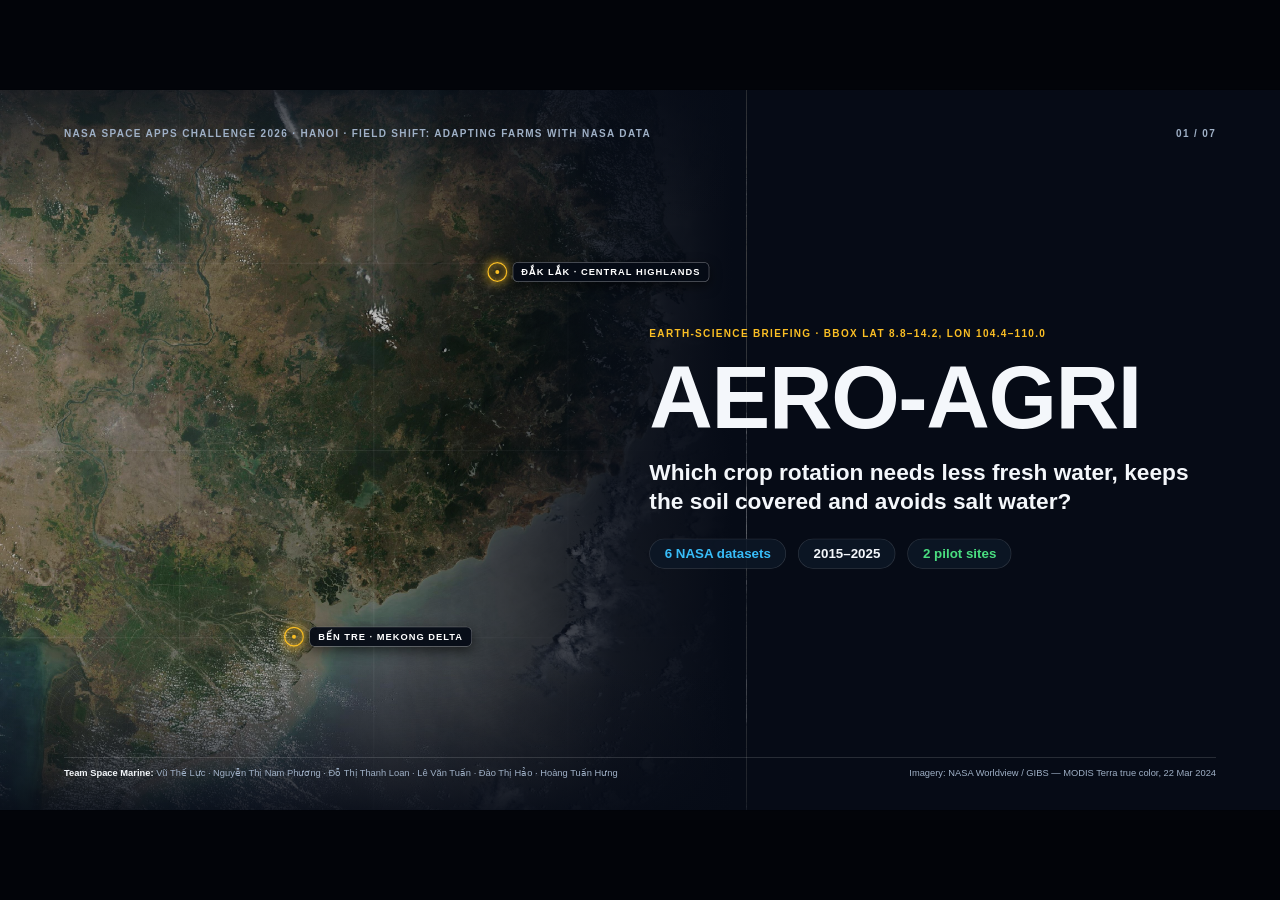
<file: slides-v2/index.html>
<!DOCTYPE html>
<html lang="en" data-lang="en">
<head>
<meta charset="UTF-8" />
<meta name="viewport" content="width=device-width, initial-scale=1.0" />
<title>AERO-AGRI · Field Shift — Earth-Science Briefing (NASA Space Apps 2026)</title>
<style>
  :root {
    --space: #060b16;
    --panel: #0d1726;
    --line: rgba(255, 255, 255, 0.14);
    --ink: #f4f7fb;
    --dim: #9fb0c6;
    --paper: #f5f3ee;
    --paper-ink: #0b1324;
    --paper-dim: #475569;
    --paper-line: rgba(11, 19, 36, 0.14);
    --water: #38bdf8;
    --veg: #4ade80;
    --veg-dark: #15803d;
    --salt: #f43f5e;
    --heat: #f59e0b;
    --accent: #fbbf24;
    --font: "Segoe UI", "Segoe UI Variable", Arial, sans-serif;
    --mono: Consolas, "Cascadia Mono", ui-monospace, monospace;
  }

  * { box-sizing: border-box; margin: 0; padding: 0; }

  html, body {
    height: 100%;
    background: #020409;
    color: var(--ink);
    font-family: var(--font);
    overflow: hidden;
    -webkit-font-smoothing: antialiased;
  }

  .num { font-variant-numeric: tabular-nums; }

  /* Language switching */
  html[data-lang="en"] .t-vi { display: none !important; }
  html[data-lang="vi"] .t-en { display: none !important; }

  /* Floating auto-hide navigation bar */
  .nav-hover-zone {
    position: fixed;
    top: 0; left: 0; right: 0;
    height: 68px;
    z-index: 90;
  }
  .hud {
    position: fixed;
    top: 14px;
    left: 50%;
    transform: translateX(-50%);
    height: 46px;
    padding: 0 18px;
    border-radius: 999px;
    background: rgba(13, 23, 38, 0.92);
    backdrop-filter: blur(10px);
    border: 1px solid var(--line);
    color: var(--ink);
    display: flex;
    align-items: center;
    gap: 16px;
    z-index: 100;
    font-size: 14px;
    box-shadow: 0 10px 30px rgba(0, 0, 0, 0.45);
    opacity: 0;
    pointer-events: none;
    transition: opacity 0.25s ease;
  }
  .hud.visible, .nav-hover-zone:hover + .hud, .hud:hover {
    opacity: 1;
    pointer-events: auto;
  }
  .hud-btn {
    background: rgba(255, 255, 255, 0.08);
    color: var(--ink);
    border: 1px solid var(--line);
    border-radius: 999px;
    padding: 5px 12px;
    font-size: 14px;
    font-weight: 600;
    cursor: pointer;
    font-family: var(--font);
  }
  .hud-btn:hover { background: rgba(255, 255, 255, 0.16); }
  .hud-btn.active { background: var(--accent); color: #060b16; border-color: var(--accent); }
  .dots { display: flex; gap: 6px; align-items: center; }
  .dot {
    width: 8px; height: 8px; border-radius: 999px;
    background: rgba(255, 255, 255, 0.28);
    border: none; cursor: pointer; padding: 0;
  }
  .dot.active { width: 24px; background: var(--accent); }

  /* Scaled 1920x1080 Canvas */
  .stage-wrap {
    position: fixed;
    inset: 0;
    display: flex;
    align-items: center;
    justify-content: center;
  }
  .deck-viewport {
    position: relative;
    flex: 0 0 auto; /* keep 1920x1080 and let fit() scale it; without this flexbox shrinks it on small screens */
    width: 1920px;
    height: 1080px;
    transform-origin: center center;
    overflow: hidden;
    background: var(--space);
  }

  .slide {
    position: absolute;
    inset: 0;
    width: 1920px;
    height: 1080px;
    padding: 58px 96px 48px 96px;
    display: none;
    flex-direction: column;
    justify-content: space-between;
    overflow: hidden;
  }
  .slide.active { display: flex; }

  .theme-dark { background: var(--space); color: var(--ink); }
  .theme-light { background: var(--paper); color: var(--paper-ink); }

  /* Top mission header inside every content slide */
  .s-header {
    position: relative;
    z-index: 3;
    display: flex;
    flex-direction: column;
    gap: 14px;
  }
  .s-meta-bar {
    display: flex;
    justify-content: space-between;
    align-items: center;
    font-size: 15px;
    font-weight: 700;
    text-transform: uppercase;
    letter-spacing: 2px;
  }
  .theme-dark .s-meta-bar { color: var(--dim); }
  .theme-light .s-meta-bar { color: var(--paper-dim); }
  .s-pg { font-variant-numeric: tabular-nums; }

  h1.s-title {
    font-size: 64px;
    font-weight: 800;
    line-height: 1.08;
    letter-spacing: -0.5px;
    max-width: 1680px;
  }
  .mission-label {
    font-size: 15px;
    font-weight: 700;
    text-transform: uppercase;
    letter-spacing: 2px;
  }
  .theme-dark .mission-label { color: var(--dim); }
  .theme-light .mission-label { color: var(--paper-dim); }

  .s-body {
    position: relative;
    z-index: 3;
    flex: 1;
    display: flex;
    flex-direction: column;
    justify-content: center;
    min-height: 0;
    margin: 26px 0 18px 0;
  }

  .s-foot {
    position: relative;
    z-index: 3;
    display: flex;
    justify-content: space-between;
    align-items: center;
    font-size: 14px;
    padding-top: 14px;
  }
  .theme-dark .s-foot { color: var(--dim); border-top: 1px solid var(--line); }
  .theme-light .s-foot { color: var(--paper-dim); border-top: 1px solid var(--paper-line); }

  /* 12-column grid helper */
  .grid-12 {
    display: grid;
    grid-template-columns: repeat(12, minmax(0, 1fr));
    gap: 28px;
    align-items: stretch;
  }
  .col-3 { grid-column: span 3; }
  .col-4 { grid-column: span 4; }
  .col-5 { grid-column: span 5; }
  .col-6 { grid-column: span 6; }
  .col-7 { grid-column: span 7; }
  .col-8 { grid-column: span 8; }
  .col-12 { grid-column: span 12; }

  /* Panels */
  .panel-dark {
    background: var(--panel);
    border: 1px solid var(--line);
    border-radius: 16px;
    padding: 28px 30px;
  }
  .panel-light {
    background: #ffffff;
    border: 1px solid var(--paper-line);
    border-radius: 16px;
    padding: 26px 28px;
    box-shadow: 0 4px 18px rgba(11, 19, 36, 0.04);
  }

  /* Satellite telemetry & overlays */
  .sat-box {
    position: relative;
    overflow: hidden;
    border-radius: 16px;
    border: 1px solid var(--line);
    background: #040811;
  }
  .sat-img-layer {
    position: relative;
    width: 100%;
    height: 100%;
    overflow: hidden;
  }
  .sat-img-layer img {
    display: block;
    width: 100%;
    height: 100%;
    transform-origin: center center;
  }
  @keyframes slowZoom {
    from { transform: scale(1); }
    to { transform: scale(1.04); }
  }
  .slide.active .sat-zoom {
    animation: slowZoom 12s ease-out forwards;
  }
  .reticle-grid {
    position: absolute;
    inset: 0;
    pointer-events: none;
    background-image:
      linear-gradient(to right, rgba(255,255,255,0.08) 1px, transparent 1px),
      linear-gradient(to bottom, rgba(255,255,255,0.08) 1px, transparent 1px);
    background-size: 25% 25%;
  }
  .pilot-pin {
    position: absolute;
    transform: translate(-50%, -50%);
    pointer-events: none;
    z-index: 4;
  }
  .pin-ring {
    width: 30px;
    height: 30px;
    border-radius: 999px;
    border: 2px solid var(--accent);
    box-shadow: 0 0 18px rgba(251, 191, 36, 0.85), inset 0 0 10px rgba(251, 191, 36, 0.35);
    background: rgba(251, 191, 36, 0.12);
    position: relative;
  }
  .pin-ring::after {
    content: "";
    position: absolute;
    top: 50%; left: 50%;
    width: 6px; height: 6px;
    border-radius: 999px;
    background: var(--accent);
    transform: translate(-50%, -50%);
  }
  .pin-tag {
    position: absolute;
    left: 38px;
    top: 50%;
    transform: translateY(-50%);
    white-space: nowrap;
    background: rgba(6, 11, 22, 0.94);
    border: 1px solid rgba(255,255,255,0.34);
    color: #ffffff;
    font-size: 14px;
    font-weight: 700;
    letter-spacing: 1.5px;
    text-transform: uppercase;
    padding: 6px 12px;
    border-radius: 8px;
    box-shadow: 0 6px 18px rgba(0,0,0,0.55);
  }
  .scale-bar {
    position: absolute;
    bottom: 18px;
    left: 20px;
    display: flex;
    align-items: center;
    gap: 10px;
    background: rgba(6, 11, 22, 0.78);
    padding: 6px 12px;
    border-radius: 6px;
    font-size: 14px;
    font-weight: 700;
    color: var(--ink);
    font-family: var(--mono);
  }
  .scale-line {
    width: 90px;
    height: 6px;
    border-left: 2px solid var(--ink);
    border-right: 2px solid var(--ink);
    border-bottom: 2px solid var(--ink);
  }
  .sat-caption-pill {
    position: absolute;
    top: 16px;
    left: 18px;
    background: rgba(6, 11, 22, 0.82);
    border: 1px solid rgba(255,255,255,0.18);
    color: var(--ink);
    font-size: 14px;
    font-weight: 700;
    letter-spacing: 1.2px;
    text-transform: uppercase;
    padding: 6px 12px;
    border-radius: 6px;
  }
  .sat-credit {
    position: absolute;
    bottom: 18px;
    right: 18px;
    background: rgba(6, 11, 22, 0.8);
    padding: 5px 10px;
    border-radius: 6px;
    font-size: 14px;
    color: var(--dim);
  }

  /* Browser window frame */
  .browser-win {
    background: #ffffff;
    border-radius: 16px;
    overflow: hidden;
    border: 1px solid rgba(11, 19, 36, 0.16);
    box-shadow: 0 20px 50px rgba(11, 19, 36, 0.14);
    display: flex;
    flex-direction: column;
  }
  .browser-bar {
    height: 38px;
    background: #eae7df;
    border-bottom: 1px solid rgba(11, 19, 36, 0.1);
    display: flex;
    align-items: center;
    padding: 0 14px;
    gap: 14px;
    flex-shrink: 0;
  }
  .b-dots { display: flex; gap: 7px; }
  .b-dots span { width: 11px; height: 11px; border-radius: 999px; background: rgba(11,19,36,0.22); display: block; }
  .b-url {
    flex: 1;
    background: rgba(255,255,255,0.75);
    border-radius: 6px;
    padding: 3px 12px;
    font-family: var(--mono);
    font-size: 14px;
    color: #334155;
    text-align: center;
    white-space: nowrap;
    overflow: hidden;
    text-overflow: ellipsis;
  }
  .browser-body {
    position: relative;
    overflow: hidden;
    background: #f7f5ee;
  }
  .browser-body img { display: block; width: 100%; height: auto; }

  /* Bullets (max 3 per slide, 22-24px) */
  ul.brief-list {
    list-style: none;
    display: flex;
    flex-direction: column;
    gap: 18px;
  }
  ul.brief-list li {
    font-size: 23px;
    line-height: 1.35;
    padding-left: 24px;
    position: relative;
    font-weight: 500;
  }
  ul.brief-list li::before {
    content: "";
    position: absolute;
    left: 0; top: 12px;
    width: 10px; height: 10px;
    border-radius: 999px;
    background: var(--accent);
  }
  ul.brief-list.green li::before { background: var(--veg); }
  ul.brief-list.blue li::before { background: var(--water); }

  /* Stagger reveal animation */
  @keyframes riseIn {
    from { opacity: 0; transform: translateY(18px); }
    to { opacity: 1; transform: translateY(0); }
  }
  .slide.active .anim {
    opacity: 0;
    animation: riseIn 0.5s cubic-bezier(0.2, 0.7, 0.2, 1) forwards;
  }
  .slide.active .d1 { animation-delay: 0ms; }
  .slide.active .d2 { animation-delay: 60ms; }
  .slide.active .d3 { animation-delay: 120ms; }
  .slide.active .d4 { animation-delay: 180ms; }
  .slide.active .d5 { animation-delay: 240ms; }

  /* Speaker Notes Drawer & Grid Overlay */
  .notes-drawer {
    position: fixed;
    bottom: 24px;
    right: 28px;
    width: 540px;
    max-height: 300px;
    background: rgba(6, 11, 22, 0.96);
    border: 1px solid var(--line);
    border-radius: 14px;
    padding: 18px 22px;
    color: var(--ink);
    z-index: 140;
    box-shadow: 0 20px 50px rgba(0, 0, 0, 0.6);
    overflow-y: auto;
    display: none;
  }
  .notes-drawer.open { display: block; }
  .notes-title { font-size: 14px; font-weight: 700; text-transform: uppercase; letter-spacing: 1.5px; color: var(--accent); margin-bottom: 8px; }
  .notes-text { font-size: 16px; line-height: 1.5; color: #dbe5f2; }

  .overview-overlay {
    position: fixed;
    inset: 0;
    background: rgba(6, 11, 22, 0.95);
    z-index: 130;
    padding: 84px 64px;
    overflow-y: auto;
    display: none;
  }
  .overview-overlay.open { display: block; }
  .ov-grid {
    display: grid;
    grid-template-columns: repeat(4, minmax(0, 1fr));
    gap: 22px;
    max-width: 1560px;
    margin: 0 auto;
  }
  .ov-card {
    background: var(--panel);
    border: 2px solid var(--line);
    border-radius: 12px;
    padding: 20px;
    cursor: pointer;
    color: var(--ink);
  }
  .ov-card.active { border-color: var(--accent); }
  .ov-num { font-size: 14px; font-weight: 700; color: var(--accent); margin-bottom: 6px; }
  .ov-h { font-size: 18px; font-weight: 700; line-height: 1.3; }

  /* Reduced motion & print mode (?print=1 or @media print) */
  @media (prefers-reduced-motion: reduce) {
    .slide.active .sat-zoom, .slide.active .anim {
      animation: none !important;
      opacity: 1 !important;
      transform: none !important;
    }
  }

  html.print-mode, html.print-mode body {
    height: auto !important;
    overflow: visible !important;
    background: var(--space) !important;
  }
  html.print-mode .nav-hover-zone,
  html.print-mode .hud,
  html.print-mode .notes-drawer,
  html.print-mode .overview-overlay { display: none !important; }
  html.print-mode .stage-wrap { position: static !important; display: block !important; }
  html.print-mode .deck-viewport { width: 1920px !important; height: auto !important; transform: none !important; overflow: visible !important; }
  html.print-mode .slide {
    position: relative !important;
    display: flex !important;
    page-break-after: always;
    break-after: page;
  }
  html.print-mode .slide:last-child { page-break-after: auto; break-after: auto; }
  html.print-mode .slide .anim { opacity: 1 !important; transform: none !important; animation: none !important; }
  html.print-mode .slide .sat-zoom { transform: none !important; animation: none !important; }

  @page { size: 1920px 1080px; margin: 0; }
  @media print {
    html, body { height: auto !important; overflow: visible !important; background: var(--space) !important; }
    .t-vi { display: none !important; }
    .t-en { display: revert !important; }
    .nav-hover-zone, .hud, .notes-drawer, .overview-overlay { display: none !important; }
    .stage-wrap { position: static !important; display: block !important; }
    .deck-viewport { width: 1920px !important; height: auto !important; transform: none !important; overflow: visible !important; }
    .slide { position: relative !important; display: flex !important; page-break-after: always; break-after: page; }
    .slide:last-child { page-break-after: auto; break-after: auto; }
    .slide .anim, .slide .sat-zoom { animation: none !important; opacity: 1 !important; transform: none !important; }
  }
</style>
</head>
<body>

<div class="nav-hover-zone"></div>
<nav class="hud" id="hud" aria-label="Slide controls">
  <button type="button" class="hud-btn" id="btnPrev">← Prev</button>
  <div class="dots" id="dots"></div>
  <span class="num" id="slideCount" style="font-weight:700;min-width:60px;text-align:center;">01 / 07</span>
  <button type="button" class="hud-btn" id="btnNext">Next →</button>
  <button type="button" class="hud-btn" id="btnLang" title="Switch EN / VI (L)">EN / VI</button>
  <button type="button" class="hud-btn" id="btnNotes" title="Speaker Notes (N)">Notes (N)</button>
  <button type="button" class="hud-btn" id="btnGrid" title="All slides (G)">Grid</button>
</nav>

<div class="stage-wrap">
<main class="deck-viewport" id="viewport">

<!-- ======================================================================= -->
<!-- SLIDE 1: COVER (Dark full-bleed Southern Vietnam MODIS panorama)        -->
<!-- ======================================================================= -->
<section class="slide theme-dark active" id="s1" style="padding:0;" data-title="01 · AERO-AGRI Cover" data-notes="<strong>[0:00–0:45 · Cover &amp; Hook]</strong> Good morning judges. We are Team Space Marine presenting AERO-AGRI for Field Shift. Across Vietnam's coastal Mekong Delta and Central Highlands, farms face opposite extremes — dry-season saltwater intrusion in Bến Tre and monsoon soil erosion in Đắk Lắk. Using six NASA Earth-observation datasets from 2015 to 2025, AERO-AGRI helps farmers choose the crop rotation that pumps less fresh water, keeps soil covered, and avoids salt water — with zero AI-invented numbers.">
  <!-- Full-height exact-aspect (2800x2700 -> 1120x1080) MODIS panorama so pilot coordinates stay exact -->
  <div style="position:absolute;left:0;top:0;width:1120px;height:1080px;overflow:hidden;">
    <div class="sat-img-layer sat-zoom">
      <img src="assets/sat_south_vietnam_modis_2024-03-22.jpg" alt="MODIS Terra true-color satellite view of Southern Vietnam on 22 Mar 2024" />
      <div class="reticle-grid"></div>
    </div>
    <!-- Dark gradient sweep hiding eastern cloud band and creating high-contrast text canvas on the right -->
    <div style="position:absolute;inset:0;z-index:2;background:linear-gradient(90deg, rgba(6,11,22,0.12) 0%, rgba(6,11,22,0.18) 52%, rgba(6,11,22,0.88) 82%, #060b16 98%);pointer-events:none;"></div>
    <div style="position:absolute;inset:0;z-index:2;background:linear-gradient(180deg, rgba(6,11,22,0.72) 0%, transparent 18%, transparent 80%, rgba(6,11,22,0.88) 100%);pointer-events:none;"></div>
    <!-- Pilot site pins rendered above scrims so labels keep full contrast -->
    <!-- Ben Tre: x 39.4%, y 75.9% -->
    <div class="pilot-pin" style="left:39.4%;top:75.9%;">
      <div class="pin-ring"></div>
      <div class="pin-tag">BẾN TRE · MEKONG DELTA</div>
    </div>
    <!-- Dak Lak: x 66.6%, y 25.3% -->
    <div class="pilot-pin" style="left:66.6%;top:25.3%;">
      <div class="pin-ring"></div>
      <div class="pin-tag">ĐẮK LẮK · CENTRAL HIGHLANDS</div>
    </div>
  </div>

  <!-- Foreground mission layout -->
  <div style="position:relative;z-index:3;height:100%;padding:56px 96px 48px 96px;display:flex;flex-direction:column;justify-content:space-between;">
    <div class="s-meta-bar anim d1">
      <span>NASA SPACE APPS CHALLENGE 2026 · HANOI · FIELD SHIFT: ADAPTING FARMS WITH NASA DATA</span>
      <span class="s-pg">01 / 07</span>
    </div>

    <div style="margin-left:auto;width:850px;display:flex;flex-direction:column;gap:26px;">
      <div class="mission-label anim d1" style="color:var(--accent);">EARTH-SCIENCE BRIEFING · BBOX lat 8.8–14.2, lon 104.4–110.0</div>
      <h1 class="anim d2" style="font-size:132px;font-weight:900;line-height:0.95;letter-spacing:-2px;color:var(--ink);">AERO-AGRI</h1>
      <p class="anim d3" style="font-size:34px;line-height:1.3;font-weight:600;color:var(--ink);">
        <span class="t-en">Which crop rotation needs less fresh water, keeps the soil covered and avoids salt water?</span>
        <span class="t-vi">Cách luân canh nào ít tốn nước ngọt, giữ đất được che phủ và tránh được nước mặn?</span>
      </p>
      <div class="anim d4" style="display:flex;gap:18px;flex-wrap:wrap;padding-top:8px;">
        <span style="background:rgba(13,23,38,0.88);border:1px solid var(--line);border-radius:999px;padding:10px 22px;font-size:20px;font-weight:700;color:var(--water);">6 NASA datasets</span>
        <span style="background:rgba(13,23,38,0.88);border:1px solid var(--line);border-radius:999px;padding:10px 22px;font-size:20px;font-weight:700;color:var(--ink);">2015–2025</span>
        <span style="background:rgba(13,23,38,0.88);border:1px solid var(--line);border-radius:999px;padding:10px 22px;font-size:20px;font-weight:700;color:var(--veg);">2 pilot sites</span>
      </div>
    </div>

    <div class="s-foot anim d5" style="border-top-color:rgba(255,255,255,0.18);">
      <span><strong style="color:var(--ink);">Team Space Marine:</strong> Vũ Thế Lực · Nguyễn Thị Nam Phương · Đỗ Thị Thanh Loan · Lê Văn Tuấn · Đào Thị Hảo · Hoàng Tuấn Hưng</span>
      <span>Imagery: NASA Worldview / GIBS — MODIS Terra true color, 22 Mar 2024</span>
    </div>
  </div>
</section>

<!-- ======================================================================= -->
<!-- SLIDE 2: PROBLEM (Dark, two real MODIS pilot site panels side by side)  -->
<!-- ======================================================================= -->
<section class="slide theme-dark" id="s2" data-title="02 · Dual Climate Squeeze" data-notes="<strong>[0:45–1:30 · Problem]</strong> Two opposite dry-season bottlenecks across Vietnam. Left: in Ba Tri, Bến Tre, farmers pump 15,329 m³/ha of fresh water every year for two rice crops while February–April river salinity peaks force dry land fallow. Right: on sloped basalt farms in Cư M'gar, Đắk Lắk, coffee irrigation from groundwater runs January–April; cover crops cut erosion but add dry-season water demand.">
  <div class="s-header">
    <div class="s-meta-bar">
      <span>AERO-AGRI · FIELD SHIFT</span>
      <span class="s-pg">02 / 07</span>
    </div>
    <h1 class="s-title anim d1">
      <span class="t-en">Salt water arrives exactly when farms need fresh water</span>
      <span class="t-vi">Nước mặn xâm nhập đúng lúc đồng ruộng cần nước ngọt nhất</span>
    </h1>
  </div>

  <div class="s-body">
    <div class="grid-12" style="height:100%;">
      <!-- Left half: Ben Tre -->
      <div class="col-6 panel-dark anim d2" style="display:flex;flex-direction:column;justify-content:space-between;gap:18px;">
        <div style="display:flex;gap:22px;align-items:stretch;">
          <!-- Fixed exact aspect 2400:2182 (400 x 364 px) so Ba Tri x=64.0%, y=50.1% is pixel-accurate -->
          <div class="sat-box" style="width:400px;height:364px;flex-shrink:0;">
            <div class="sat-img-layer sat-zoom">
              <img src="assets/sat_bentre_modis_2024-02-10.jpg" alt="Bến Tre Mekong river mouths MODIS 10 Feb 2024" />
              <div class="reticle-grid"></div>
              <div class="pilot-pin" style="left:64.0%;top:50.1%;">
                <div class="pin-ring"></div>
                <div class="pin-tag">BA TRI</div>
              </div>
            </div>
            <div class="sat-caption-pill">10 Feb 2024 · salt season</div>
            <div class="scale-bar"><div class="scale-line"></div><span>110 km frame</span></div>
          </div>

          <div style="display:flex;flex-direction:column;justify-content:center;gap:10px;">
            <div class="mission-label" style="color:var(--salt);">PILOT SITE 01 · BẾN TRE (lat 9.6–10.6, lon 105.9–107.0)</div>
            <div class="num" style="font-size:88px;font-weight:900;line-height:0.95;color:var(--accent);">15,329</div>
            <div style="font-size:24px;font-weight:700;color:var(--dim);">m³/ha <span style="font-size:18px;font-weight:500;">(≈ 1,533 m³ per 1,000 m²)</span></div>
            <p style="font-size:23px;line-height:1.35;color:var(--ink);">
              <span class="t-en">fresh water pumped every year for two rice crops</span>
              <span class="t-vi">nước ngọt bơm mỗi năm cho 2 vụ lúa hiện tại</span>
            </p>
          </div>
        </div>

        <!-- 12-month salinity strip -->
        <div style="border-top:1px solid var(--line);padding-top:16px;">
          <div style="display:flex;justify-content:space-between;align-items:center;margin-bottom:10px;">
            <span style="font-size:16px;font-weight:700;color:var(--salt);text-transform:uppercase;letter-spacing:1.2px;">Salt water months: Feb–Apr</span>
            <span style="font-size:14px;color:var(--dim);">Imagery: NASA Worldview / GIBS — MODIS Terra true color, 10 Feb 2024</span>
          </div>
          <div style="display:grid;grid-template-columns:repeat(12,1fr);gap:6px;">
            <div style="padding:10px 0;text-align:center;border-radius:6px;background:rgba(255,255,255,0.06);font-size:15px;font-weight:700;color:var(--dim);">Jan</div>
            <div style="padding:10px 0;text-align:center;border-radius:6px;background:var(--salt);font-size:15px;font-weight:800;color:#fff;">Feb</div>
            <div style="padding:10px 0;text-align:center;border-radius:6px;background:var(--salt);font-size:15px;font-weight:800;color:#fff;">Mar</div>
            <div style="padding:10px 0;text-align:center;border-radius:6px;background:var(--salt);font-size:15px;font-weight:800;color:#fff;">Apr</div>
            <div style="padding:10px 0;text-align:center;border-radius:6px;background:rgba(255,255,255,0.06);font-size:15px;font-weight:700;color:var(--dim);">May</div>
            <div style="padding:10px 0;text-align:center;border-radius:6px;background:rgba(56,189,248,0.18);font-size:15px;font-weight:700;color:var(--water);">Jun</div>
            <div style="padding:10px 0;text-align:center;border-radius:6px;background:rgba(56,189,248,0.18);font-size:15px;font-weight:700;color:var(--water);">Jul</div>
            <div style="padding:10px 0;text-align:center;border-radius:6px;background:rgba(56,189,248,0.18);font-size:15px;font-weight:700;color:var(--water);">Aug</div>
            <div style="padding:10px 0;text-align:center;border-radius:6px;background:rgba(255,255,255,0.06);font-size:15px;font-weight:700;color:var(--dim);">Sep</div>
            <div style="padding:10px 0;text-align:center;border-radius:6px;background:rgba(255,255,255,0.06);font-size:15px;font-weight:700;color:var(--dim);">Oct</div>
            <div style="padding:10px 0;text-align:center;border-radius:6px;background:rgba(255,255,255,0.06);font-size:15px;font-weight:700;color:var(--dim);">Nov</div>
            <div style="padding:10px 0;text-align:center;border-radius:6px;background:rgba(255,255,255,0.06);font-size:15px;font-weight:700;color:var(--dim);">Dec</div>
          </div>
        </div>
      </div>

      <!-- Right half: Dak Lak -->
      <div class="col-6 panel-dark anim d3" style="display:flex;flex-direction:column;justify-content:space-between;gap:18px;">
        <div style="display:flex;gap:22px;align-items:stretch;">
          <!-- Exact 1:1 (2400x2400 -> 364x364 px) so Cu M'gar x=52.8%, y=46.9% is pixel-accurate -->
          <div class="sat-box" style="width:364px;height:364px;flex-shrink:0;">
            <div class="sat-img-layer sat-zoom">
              <img src="assets/sat_daklak_modis_2024-03-22.jpg" alt="Đắk Lắk plateau MODIS 22 Mar 2024" />
              <div class="reticle-grid"></div>
              <div class="pilot-pin" style="left:52.8%;top:46.9%;">
                <div class="pin-ring"></div>
                <div class="pin-tag">CƯ M'GAR</div>
              </div>
            </div>
            <div class="sat-caption-pill">22 Mar 2024 · dry season</div>
            <div class="scale-bar"><div class="scale-line"></div><span>110 km frame</span></div>
          </div>

          <div style="display:flex;flex-direction:column;justify-content:center;gap:12px;">
            <div class="mission-label" style="color:var(--heat);">PILOT SITE 02 · ĐẮK LẮK (lat 12.3–13.3, lon 107.6–108.6)</div>
            <div class="num" style="font-size:84px;font-weight:900;line-height:0.95;color:var(--heat);">Jan–Apr</div>
            <p style="font-size:23px;line-height:1.35;color:var(--ink);">
              <span class="t-en">coffee is irrigated from groundwater; cover crops fight erosion but use water</span>
              <span class="t-vi">cà phê tưới bằng nước ngầm; cây phủ chống xói mòn nhưng tốn thêm nước</span>
            </p>
          </div>
        </div>

        <!-- Dry-season vs monsoon context -->
        <div style="border-top:1px solid var(--line);padding-top:16px;">
          <div style="display:flex;justify-content:space-between;align-items:center;margin-bottom:10px;">
            <span style="font-size:16px;font-weight:700;color:var(--heat);text-transform:uppercase;letter-spacing:1.2px;">Dry window: Jan–Apr · 78% rain in months 5–10</span>
            <span style="font-size:14px;color:var(--dim);">Imagery: NASA Worldview / GIBS — MODIS Terra true color, 22 Mar 2024</span>
          </div>
          <div style="display:grid;grid-template-columns:repeat(12,1fr);gap:6px;">
            <div style="padding:10px 0;text-align:center;border-radius:6px;background:var(--heat);font-size:15px;font-weight:800;color:#060b16;">Jan</div>
            <div style="padding:10px 0;text-align:center;border-radius:6px;background:var(--heat);font-size:15px;font-weight:800;color:#060b16;">Feb</div>
            <div style="padding:10px 0;text-align:center;border-radius:6px;background:var(--heat);font-size:15px;font-weight:800;color:#060b16;">Mar</div>
            <div style="padding:10px 0;text-align:center;border-radius:6px;background:var(--heat);font-size:15px;font-weight:800;color:#060b16;">Apr</div>
            <div style="padding:10px 0;text-align:center;border-radius:6px;background:rgba(56,189,248,0.22);font-size:15px;font-weight:700;color:var(--water);">May</div>
            <div style="padding:10px 0;text-align:center;border-radius:6px;background:rgba(56,189,248,0.22);font-size:15px;font-weight:700;color:var(--water);">Jun</div>
            <div style="padding:10px 0;text-align:center;border-radius:6px;background:rgba(56,189,248,0.22);font-size:15px;font-weight:700;color:var(--water);">Jul</div>
            <div style="padding:10px 0;text-align:center;border-radius:6px;background:rgba(56,189,248,0.22);font-size:15px;font-weight:700;color:var(--water);">Aug</div>
            <div style="padding:10px 0;text-align:center;border-radius:6px;background:rgba(56,189,248,0.22);font-size:15px;font-weight:700;color:var(--water);">Sep</div>
            <div style="padding:10px 0;text-align:center;border-radius:6px;background:rgba(56,189,248,0.22);font-size:15px;font-weight:700;color:var(--water);">Oct</div>
            <div style="padding:10px 0;text-align:center;border-radius:6px;background:rgba(255,255,255,0.06);font-size:15px;font-weight:700;color:var(--dim);">Nov</div>
            <div style="padding:10px 0;text-align:center;border-radius:6px;background:rgba(255,255,255,0.06);font-size:15px;font-weight:700;color:var(--dim);">Dec</div>
          </div>
        </div>
      </div>
    </div>
  </div>

  <div class="s-foot">
    <span>NAEC dry-season handbook 2026–2027 · NASA POWER 2015–2025</span>
    <span>6 NASA datasets · 2015–2025</span>
  </div>
</section>

<!-- ======================================================================= -->
<!-- SLIDE 3: METHOD (Light paper background, SVG 4-stage pipeline + browser)-->
<!-- ======================================================================= -->
<section class="slide theme-light" id="s3" data-title="03 · Method & Multi-Scale NASA Fusion" data-notes="<strong>[1:30–2:15 · Architecture &amp; Method]</strong> Notice what we did NOT do: we never ask an AI model to guess crop water figures. Daily NASA POWER meteorology drives FAO-56 Penman–Monteith reference evapotranspiration (ETo), crop stage coefficients (Kc), and effective rainfall across all 10 crop years. Then four independent NASA datasets — MODIS MOD13Q1, MODIS MOD09A1, GPM IMERG, SMAP L4, plus SRTM slope — audit the water model.">
  <div class="s-header">
    <div class="s-meta-bar">
      <span>AERO-AGRI · FIELD SHIFT</span>
      <span class="s-pg">03 / 07</span>
    </div>
    <h1 class="s-title anim d1">
      <span class="t-en">From orbit to field: six NASA datasets audit one transparent water model</span>
      <span class="t-vi">Từ quỹ đạo tới đồng ruộng: 6 bộ dữ liệu NASA kiểm chứng một mô hình nước minh bạch</span>
    </h1>
  </div>

  <div class="s-body">
    <div class="grid-12" style="align-items:center;">
      <!-- Left 7 cols: Horizontal 4-block SVG + 6 dataset chips -->
      <div class="col-7" style="display:flex;flex-direction:column;gap:28px;">
        <div class="panel-light anim d2" style="padding:26px 24px;">
          <div class="mission-label" style="margin-bottom:16px;">TRANSPARENT PHYSICS PIPELINE · ZERO AI-GENERATED NUMBERS</div>
          <svg viewBox="0 0 960 220" width="100%" aria-label="Four-step NASA data to field pipeline">
            <defs>
              <marker id="arr" viewBox="0 0 10 10" refX="8" refY="5" markerWidth="7" markerHeight="7" orient="auto">
                <path d="M 0 1 L 10 5 L 0 9 z" fill="#0b1324"/>
              </marker>
            </defs>
            <!-- Block 1 -->
            <rect x="6" y="18" width="206" height="184" rx="14" fill="#060b16"/>
            <text x="24" y="54" font-size="14" font-weight="700" fill="#38bdf8" letter-spacing="1">01 · INPUT</text>
            <text x="24" y="92" font-size="22" font-weight="800" fill="#f4f7fb">NASA POWER</text>
            <text x="24" y="130" font-size="18" fill="#9fb0c6">daily weather</text>
            <text x="24" y="162" font-size="15" fill="#9fb0c6">2015–2025 · ~50 km</text>

            <line x1="216" y1="110" x2="246" y2="110" stroke="#0b1324" stroke-width="3" marker-end="url(#arr)"/>

            <!-- Block 2 -->
            <rect x="248" y="18" width="222" height="184" rx="14" fill="#ffffff" stroke="#0b1324" stroke-width="2"/>
            <text x="266" y="54" font-size="14" font-weight="700" fill="#15803d" letter-spacing="1">02 · PHYSICS</text>
            <text x="266" y="88" font-size="20" font-weight="800" fill="#0b1324">FAO-56</text>
            <text x="266" y="112" font-size="20" font-weight="800" fill="#0b1324">water balance</text>
            <text x="266" y="146" font-size="16" fill="#475569">ETo → ETc →</text>
            <text x="266" y="170" font-size="16" fill="#475569">effective rain →</text>
            <text x="266" y="192" font-size="16" font-weight="700" fill="#0b1324">monthly deficit</text>

            <line x1="474" y1="110" x2="500" y2="110" stroke="#0b1324" stroke-width="3" marker-end="url(#arr)"/>

            <!-- Block 3 -->
            <rect x="506" y="18" width="206" height="184" rx="14" fill="#ffffff" stroke="#0b1324" stroke-width="2"/>
            <text x="524" y="54" font-size="14" font-weight="700" fill="#15803d" letter-spacing="1">03 · ROTATIONS</text>
            <text x="524" y="92" font-size="21" font-weight="800" fill="#0b1324">Whole-year</text>
            <text x="524" y="118" font-size="21" font-weight="800" fill="#0b1324">rotations</text>
            <text x="524" y="154" font-size="16" fill="#475569">water · bare-soil</text>
            <text x="524" y="180" font-size="16" fill="#475569">months · salt months</text>

            <line x1="716" y1="110" x2="746" y2="110" stroke="#0b1324" stroke-width="3" marker-end="url(#arr)"/>

            <!-- Block 4 -->
            <rect x="752" y="18" width="202" height="184" rx="14" fill="#0d1726"/>
            <text x="770" y="54" font-size="14" font-weight="700" fill="#fbbf24" letter-spacing="1">04 · AUDIT</text>
            <text x="770" y="92" font-size="22" font-weight="800" fill="#f4f7fb">Satellite audit</text>
            <text x="770" y="132" font-size="17" fill="#9fb0c6">MODIS · GPM IMERG</text>
            <text x="770" y="160" font-size="17" fill="#9fb0c6">SMAP · SRTM</text>
          </svg>
        </div>

        <!-- 6 Dataset Chips -->
        <div class="anim d3" style="display:grid;grid-template-columns:repeat(3,1fr);gap:14px;">
          <div class="panel-light" style="padding:16px 18px;">
            <div style="font-size:18px;font-weight:800;">NASA POWER</div>
            <div style="font-size:15px;color:var(--paper-dim);margin-top:4px;">~50 km · weather</div>
          </div>
          <div class="panel-light" style="padding:16px 18px;">
            <div style="font-size:18px;font-weight:800;">MODIS MOD13Q1</div>
            <div style="font-size:15px;color:var(--paper-dim);margin-top:4px;">250 m · NDVI</div>
          </div>
          <div class="panel-light" style="padding:16px 18px;">
            <div style="font-size:18px;font-weight:800;">MODIS MOD09A1</div>
            <div style="font-size:15px;color:var(--paper-dim);margin-top:4px;">500 m · sowing</div>
          </div>
          <div class="panel-light" style="padding:16px 18px;">
            <div style="font-size:18px;font-weight:800;">GPM IMERG</div>
            <div style="font-size:15px;color:var(--paper-dim);margin-top:4px;">0.1° · rainfall</div>
          </div>
          <div class="panel-light" style="padding:16px 18px;">
            <div style="font-size:18px;font-weight:800;">SMAP L4</div>
            <div style="font-size:15px;color:var(--paper-dim);margin-top:4px;">9 km · soil moisture</div>
          </div>
          <div class="panel-light" style="padding:16px 18px;">
            <div style="font-size:18px;font-weight:800;">SRTM</div>
            <div style="font-size:15px;color:var(--paper-dim);margin-top:4px;">30 m · terrain slope</div>
          </div>
        </div>
      </div>

      <!-- Right 5 cols: Real browser mockup cropped cleanly on Step 1 form & 41% answer -->
      <div class="col-5 anim d4">
        <div class="browser-win">
          <div class="browser-bar">
            <div class="b-dots"><span></span><span></span><span></span></div>
            <div class="b-url">lucvuu.github.io/Space-Marines-/</div>
          </div>
          <div class="browser-body" style="height:600px;">
            <img src="assets/01_step1_answer_bentre.png" style="width:124%;margin-left:-21%;margin-top:-225px;" alt="Step 1 field form and 41% answer in AERO-AGRI" />
          </div>
        </div>
      </div>
    </div>
  </div>

  <div class="s-foot">
    <span>FAO-56 (Allen et al., 1998) · FAO Training Manual 3 (Brouwer &amp; Heibloem, 1986)</span>
    <span>2015–2025 · 81 automated tests</span>
  </div>
</section>

<!-- ======================================================================= -->
<!-- SLIDE 4: KEY RESULT (Light paper background, -41% hero + 10-yr bar SVG) -->
<!-- ======================================================================= -->
<section class="slide theme-light" id="s4" data-title="04 · Key Result: 41% Less Fresh Water" data-notes="<strong>[2:15–3:15 · Key Result]</strong> In Bến Tre, replacing the Winter–Spring rice crop with soybean (S2) reduces fresh-water deficit from 15,329 to 8,978 m³/ha per year — 41% less water in EVERY single crop year since 2015, including the severe 2016 drought year (2015/16: 18,740 down to 12,020 m³/ha). Even under a Hot &amp; dry +1.5 °C, −20% rain test, S2 still cuts pumping by 39%. Notice Rice–shrimp (S1: 6,613 m³/ha) is reported separately without a saving percentage because brackish shrimp pond water is not modeled.">
  <div class="s-header">
    <div class="s-meta-bar">
      <span>AERO-AGRI · FIELD SHIFT</span>
      <span class="s-pg">04 / 07</span>
    </div>
    <h1 class="s-title anim d1">
      <span class="t-en">41% less fresh water — in every crop year since 2015</span>
      <span class="t-vi">Ít hơn 41% nước ngọt — đúng ở cả 10 vụ năm kể từ 2015</span>
    </h1>
  </div>

  <div class="s-body">
    <div class="grid-12" style="height:100%;align-items:stretch;">
      <!-- Left 4 cols: Giant -41% dark hero tile + scenario tiles -->
      <div class="col-4" style="display:flex;flex-direction:column;justify-content:space-between;gap:18px;">
        <div class="panel-dark anim d2" style="padding:30px;flex:1;display:flex;flex-direction:column;justify-content:center;">
          <div class="mission-label">BẾN TRE · SOYBEAN ROTATION (S2 VS S0)</div>
          <div class="num" style="font-size:132px;font-weight:900;line-height:0.95;color:var(--accent);margin:14px 0 10px 0;" data-count="-41" data-suffix="%">−41%</div>
          <div class="num" style="font-size:30px;font-weight:800;color:var(--ink);">15,329 → 8,978 m³/ha <span class="t-en">per year</span><span class="t-vi">/ năm</span></div>
          <p style="font-size:21px;line-height:1.35;color:var(--dim);margin-top:12px;">
            <span class="t-en">Summer–Autumn rice + soybean instead of Winter–Spring rice (maize S3: 9,025 · 41% less)</span>
            <span class="t-vi">Lúa Hè Thu + đậu tương thay vụ Đông Xuân (ngô S3: 9,025 · ít hơn 41%)</span>
          </p>
        </div>

        <div class="panel-light anim d3" style="padding:22px 26px;">
          <div class="mission-label" style="color:var(--paper-dim);">
            <span class="t-en">DRY YEAR (1 IN 5)</span>
            <span class="t-vi">NĂM HẠN (5 NĂM GẶP 1)</span>
          </div>
          <div class="num" style="font-size:32px;font-weight:800;margin-top:6px;">15,527 → 9,576 <span style="font-size:18px;font-weight:600;color:var(--paper-dim);">m³/ha</span></div>
        </div>

        <div class="panel-light anim d4" style="padding:22px 26px;">
          <div class="mission-label" style="color:var(--heat);">
            <span class="t-en">HOT &amp; DRY (+1.5 °C, −20% rain)</span>
            <span class="t-vi">NÓNG &amp; KHÔ (+1.5 °C, −20% mưa)</span>
          </div>
          <div class="num" style="font-size:32px;font-weight:800;margin-top:6px;">17,248 → 10,521 · <span style="color:var(--veg-dark);"><span class="t-en">still 39% less</span><span class="t-vi">vẫn giảm 39%</span></span></div>
        </div>
      </div>

      <!-- Right 8 cols: 10-crop-year dual bar chart -->
      <div class="col-8 panel-light anim d3" style="display:flex;flex-direction:column;justify-content:space-between;">
        <div style="display:flex;justify-content:space-between;align-items:center;">
          <div>
            <div class="mission-label">BẾN TRE · 10 CROP YEARS (2015/16 – 2024/25)</div>
            <div style="font-size:24px;font-weight:800;margin-top:4px;">Annual fresh-water deficit: S0 (2 rice crops) vs. S2 (rice + soybean)</div>
          </div>
          <div style="display:flex;gap:18px;font-size:16px;font-weight:700;">
            <span style="display:flex;align-items:center;gap:8px;"><span style="width:14px;height:14px;border-radius:3px;background:#64748b;display:inline-block;"></span>S0 (2 rice)</span>
            <span style="display:flex;align-items:center;gap:8px;color:#15803d;"><span style="width:14px;height:14px;border-radius:3px;background:var(--veg);display:inline-block;"></span>S2 (+ soybean)</span>
          </div>
        </div>

        <!-- Exact scale: y=410 at 0 -> y=70 at 18,740 (height=340 -> 0.018143 px per m3/ha) -->
        <svg viewBox="0 0 1080 480" width="100%" aria-label="Dual bar chart of S0 vs S2 across 10 crop years">
          <!-- Reference lines strictly using section 3 numbers: 15,329 S0 mean & 8,978 S2 mean & 0 -->
          <line x1="88" y1="410" x2="1055" y2="410" stroke="#0b1324" stroke-width="1.5"/>
          <line x1="88" y1="132" x2="1055" y2="132" stroke="#94a3b8" stroke-dasharray="5,5" stroke-width="1.5"/>
          <line x1="88" y1="247" x2="1055" y2="247" stroke="#15803d" stroke-dasharray="5,5" stroke-width="1.5"/>

          <text x="80" y="75" text-anchor="end" font-size="14" font-weight="700" fill="#475569">18,740</text>
          <text x="80" y="137" text-anchor="end" font-size="14" font-weight="700" fill="#475569">15,329</text>
          <text x="80" y="252" text-anchor="end" font-size="14" font-weight="700" fill="#15803d">8,978</text>
          <text x="80" y="415" text-anchor="end" font-size="14" font-weight="700" fill="#0b1324">0</text>
          <text x="20" y="44" font-size="15" font-weight="700" fill="#475569">m³/ha</text>

          <!-- 2015/16: S0 18,740 (h=340, y=70), S2 12,020 (h=218, y=192) -->
          <rect x="104" y="70" width="30" height="340" rx="4" fill="#64748b"/>
          <rect x="142" y="192" width="30" height="218" rx="4" fill="#4ade80"/>
          <rect x="96" y="24" width="122" height="28" rx="6" fill="#f43f5e"/>
          <text x="157" y="43" text-anchor="middle" font-size="14" font-weight="800" fill="#ffffff">2016 drought</text>
          <text x="168" y="182" text-anchor="middle" font-size="14" font-weight="800" fill="#15803d" stroke="#ffffff" stroke-width="4" paint-order="stroke">12,020</text>
          <text x="138" y="442" text-anchor="middle" font-size="14" font-weight="800" fill="#0b1324">2015/16</text>

          <!-- 2016/17: S0 15,301 (h=278, y=132), S2 9,306 (h=169, y=241) -->
          <rect x="200" y="132" width="30" height="278" rx="4" fill="#64748b"/>
          <rect x="238" y="241" width="30" height="169" rx="4" fill="#4ade80"/>
          <text x="234" y="442" text-anchor="middle" font-size="14" fill="#475569">2016/17</text>

          <!-- 2017/18: S0 16,429 (h=298, y=112), S2 9,674 (h=176, y=234) -->
          <rect x="296" y="112" width="30" height="298" rx="4" fill="#64748b"/>
          <rect x="334" y="234" width="30" height="176" rx="4" fill="#4ade80"/>
          <text x="330" y="442" text-anchor="middle" font-size="14" fill="#475569">2017/18</text>

          <!-- 2018/19: S0 14,471 (h=263, y=147), S2 7,566 (h=137, y=273) -->
          <rect x="392" y="147" width="30" height="263" rx="4" fill="#64748b"/>
          <rect x="430" y="273" width="30" height="137" rx="4" fill="#4ade80"/>
          <text x="426" y="442" text-anchor="middle" font-size="14" fill="#475569">2018/19</text>

          <!-- 2019/20: S0 14,833 (h=269, y=141), S2 8,269 (h=150, y=260) -->
          <rect x="488" y="141" width="30" height="269" rx="4" fill="#64748b"/>
          <rect x="526" y="260" width="30" height="150" rx="4" fill="#4ade80"/>
          <text x="522" y="442" text-anchor="middle" font-size="14" fill="#475569">2019/20</text>

          <!-- 2020/21: S0 14,886 (h=270, y=140), S2 7,990 (h=145, y=265) -->
          <rect x="584" y="140" width="30" height="270" rx="4" fill="#64748b"/>
          <rect x="622" y="265" width="30" height="145" rx="4" fill="#4ade80"/>
          <text x="618" y="442" text-anchor="middle" font-size="14" fill="#475569">2020/21</text>

          <!-- 2021/22: S0 14,971 (h=272, y=138), S2 9,551 (h=173, y=237) -->
          <rect x="680" y="138" width="30" height="272" rx="4" fill="#64748b"/>
          <rect x="718" y="237" width="30" height="173" rx="4" fill="#4ade80"/>
          <text x="714" y="442" text-anchor="middle" font-size="14" fill="#475569">2021/22</text>

          <!-- 2022/23: S0 13,761 (h=250, y=160), S2 8,085 (h=147, y=263) -->
          <rect x="776" y="160" width="30" height="250" rx="4" fill="#64748b"/>
          <rect x="814" y="263" width="30" height="147" rx="4" fill="#4ade80"/>
          <text x="810" y="442" text-anchor="middle" font-size="14" fill="#475569">2022/23</text>

          <!-- 2023/24: S0 14,919 (h=271, y=139), S2 8,785 (h=159, y=251) -->
          <rect x="872" y="139" width="30" height="271" rx="4" fill="#64748b"/>
          <rect x="910" y="251" width="30" height="159" rx="4" fill="#4ade80"/>
          <text x="906" y="442" text-anchor="middle" font-size="14" fill="#475569">2023/24</text>

          <!-- 2024/25: S0 14,257 (h=259, y=151), S2 7,809 (h=142, y=268) -->
          <rect x="968" y="151" width="30" height="259" rx="4" fill="#64748b"/>
          <rect x="1006" y="268" width="30" height="142" rx="4" fill="#4ade80"/>
          <text x="1002" y="442" text-anchor="middle" font-size="14" fill="#475569">2024/25</text>
        </svg>

        <div style="display:flex;justify-content:space-between;align-items:center;border-top:1px solid var(--paper-line);padding-top:14px;font-size:17px;color:var(--paper-dim);">
          <span><strong>Note:</strong> Rice–shrimp (S1: 6,613 m³/ha) shown separately: shrimp phase not modeled.</span>
          <span>S2 lower than S0 in all 10 crop years</span>
        </div>
      </div>
    </div>
  </div>

  <div class="s-foot">
    <span>Model estimates · NASA POWER 2015–2025 · FAO-56</span>
    <span>Bến Tre · Ambio, 2021 drought context</span>
  </div>
</section>

<!-- ======================================================================= -->
<!-- SLIDE 5: SATELLITE SELF-AUDITS (Dark + 3 giant numbers + Dak Lak strip) -->
<!-- ======================================================================= -->
<section class="slide theme-dark" id="s5" data-title="05 · Independent Satellites Check the Model" data-notes="<strong>[3:15–4:30 · Validity &amp; Audits]</strong> Instead of assuming our model is right, we cross-check it with three independent NASA sensors. First, MODIS MOD09A1 flooding detection spots 2023 rice sowing on 17 Nov vs ~22 Nov reported locally — 5 days apart (against a 16-day median offset across 6 seasons). Second, GPM IMERG agrees with NASA POWER within 1.2% annually (r = 0.90 in Bến Tre, 0.89 in Đắk Lắk). Third, SMAP L4 root-zone moisture tracks Đắk Lắk coffee water deficit at r = −0.94 across 10 dry seasons. Bottom strip shows the honest Đắk Lắk trade-off: +19% water for about 87% less soil loss, with Indonesian C-factors flagged as unverified locally.">
  <div class="s-header">
    <div class="s-meta-bar">
      <span>AERO-AGRI · FIELD SHIFT</span>
      <span class="s-pg">05 / 07</span>
    </div>
    <h1 class="s-title anim d1">
      <span class="t-en">Independent satellites check the model</span>
      <span class="t-vi">Các vệ tinh độc lập kiểm tra chéo mô hình</span>
    </h1>
  </div>

  <div class="s-body" style="gap:24px;justify-content:space-between;">
    <!-- Top: 3 horizontal cards with giant numbers -->
    <div class="grid-12">
      <div class="col-4 panel-dark anim d2" style="display:flex;flex-direction:column;justify-content:space-between;gap:14px;">
        <div class="mission-label" style="color:var(--veg);">MODIS MOD09A1 · SOWING DATES</div>
        <div class="num" style="font-size:112px;font-weight:900;line-height:0.95;color:var(--ink);" data-count="5" data-suffix=" days">5 days</div>
        <p style="font-size:23px;line-height:1.35;">
          <span class="t-en">2023: satellite 17 Nov vs ~22 Nov reported</span>
          <span class="t-vi">2023: vệ tinh 17 Nov so với báo ~22 Nov</span>
        </p>
        <div style="font-size:17px;color:var(--dim);border-top:1px solid var(--line);padding-top:12px;">
          Median 16 days after the assumed 1 Nov (6 seasons)
        </div>
      </div>

      <div class="col-4 panel-dark anim d3" style="display:flex;flex-direction:column;justify-content:space-between;gap:14px;">
        <div class="mission-label" style="color:var(--water);">GPM IMERG VS NASA POWER · RAIN</div>
        <div class="num" style="font-size:112px;font-weight:900;line-height:0.95;color:var(--water);">1.2%</div>
        <p style="font-size:23px;line-height:1.35;">
          <span class="t-en">annual difference · r = 0.90 month by month</span>
          <span class="t-vi">chênh lệch năm · r = 0.90 theo từng tháng</span>
        </p>
        <div style="font-size:17px;color:var(--dim);border-top:1px solid var(--line);padding-top:12px;">
          1,752 vs 1,773 mm/yr (Bến Tre) · 1,873 vs 1,895 (Đắk Lắk, r = 0.89)
        </div>
      </div>

      <div class="col-4 panel-dark anim d4" style="display:flex;flex-direction:column;justify-content:space-between;gap:14px;">
        <div class="mission-label" style="color:var(--accent);">SMAP L4 · SOIL MOISTURE</div>
        <div class="num" style="font-size:108px;font-weight:900;line-height:0.95;color:var(--accent);">r = −0.94</div>
        <p style="font-size:23px;line-height:1.35;">
          <span class="t-en">tracks the modeled coffee water deficit, 10 dry seasons</span>
          <span class="t-vi">bám sát thiếu hụt nước cà phê qua 10 mùa khô</span>
        </p>
        <div style="font-size:17px;color:var(--dim);border-top:1px solid var(--line);padding-top:12px;">
          Dry window: Jan–Apr · excluded over flooded Bến Tre paddies
        </div>
      </div>
    </div>

    <!-- Bottom strip: Dak Lak cover crop trade-off over dimmed real MODIS Dak Lak photo -->
    <div class="sat-box anim d5" style="height:260px;background:var(--panel);border-color:rgba(245,158,11,0.35);">
      <img src="assets/sat_daklak_modis_2024-03-22.jpg" alt="Đắk Lắk plateau MODIS 22 Mar 2024 background" style="position:absolute;inset:0;width:100%;height:100%;object-fit:cover;opacity:0.42;" />
      <div style="position:absolute;inset:0;background:linear-gradient(90deg, rgba(6,11,22,0.92) 0%, rgba(13,23,38,0.80) 56%, rgba(6,11,22,0.48) 100%);"></div>

      <div style="position:relative;z-index:2;height:100%;padding:28px 36px;display:flex;justify-content:space-between;align-items:center;gap:32px;">
        <div style="display:flex;flex-direction:column;gap:12px;">
          <div style="display:flex;align-items:center;gap:14px;">
            <span class="mission-label" style="color:var(--heat);">ĐẮK LẮK TRADE-OFF · SRTM 5.0° · IMERG 78% RAIN MONTHS 5–10</span>
            <span style="background:rgba(245,158,11,0.18);border:1px solid var(--heat);color:var(--accent);font-size:14px;font-weight:700;padding:4px 12px;border-radius:999px;">C-factor from Indonesia — not yet verified locally</span>
          </div>
          <div style="font-size:42px;font-weight:800;line-height:1.15;color:var(--ink);">
            <span class="t-en">Cover crop: <span style="color:var(--heat);">+19% water</span> · <span style="color:var(--veg);">about 87% less soil loss</span></span>
            <span class="t-vi">Cây phủ đất: <span style="color:var(--heat);">+19% nước</span> · <span style="color:var(--veg);">giảm ~87% mất đất</span></span>
          </div>
          <div style="font-size:19px;color:var(--dim);">
            Bare 3,602 m³/ha vs. cover 4,302 m³/ha (Jan–Apr) · driest 4,608 m³/ha (2024) · Imagery: NASA Worldview / GIBS — MODIS Terra true color, 22 Mar 2024
          </div>
        </div>
      </div>
    </div>
  </div>

  <div class="s-foot">
    <span>GPM IMERG · SMAP L4 · MODIS MOD09A1 · SRTM · Afandi et al., 2003</span>
    <span>Published MODIS calendar error: 9–18 days</span>
  </div>
</section>

<!-- ======================================================================= -->
<!-- SLIDE 6: PRODUCT (Light paper background, 4 browser-framed steps)       -->
<!-- ======================================================================= -->
<section class="slide theme-light" id="s6" data-title="06 · Product: 4 Steps in the Browser" data-notes="<strong>[4:30–5:30 · Product Walkthrough]</strong> All of this ships in one bilingual EN/VI web app running right in the browser with no external CDN and no AI-generated numbers. Step 1: farmers pick their crop, sowing date, and test weather scenarios. Step 2: compare rotations across water, bare-soil months, and salt-water months. Step 3: inspect the independent NASA satellite cross-checks. Step 4: print a clean cooperative report or download CSV.">
  <div class="s-header">
    <div class="s-meta-bar">
      <span>AERO-AGRI · FIELD SHIFT</span>
      <span class="s-pg">06 / 07</span>
    </div>
    <h1 class="s-title anim d1">
      <span class="t-en">One page from field to decision — for farmers, advisers and scientists</span>
      <span class="t-vi">Một trang từ ruộng tới quyết định — cho nông dân, khuyến nông và nhà khoa học</span>
    </h1>
  </div>

  <div class="s-body" style="gap:20px;justify-content:space-between;">
    <!-- 4 steps in a row -->
    <div class="grid-12">
      <div class="col-3 anim d2" style="display:flex;flex-direction:column;gap:12px;">
        <div class="browser-win">
          <div class="browser-bar">
            <div class="b-dots"><span></span><span></span><span></span></div>
            <div class="b-url">lucvuu.github.io/Space-Marines-/</div>
          </div>
          <div class="browser-body" style="height:290px;">
            <img src="assets/01_step1_answer_bentre.png" style="width:128%;margin-left:-24%;margin-top:-225px;" alt="Step 1 Your field form" />
          </div>
        </div>
        <div>
          <div style="font-size:22px;font-weight:800;"><span class="t-en">1. Your field</span><span class="t-vi">1. Ruộng nhà bạn</span></div>
          <div style="font-size:18px;color:var(--paper-dim);margin-top:3px;"><span class="t-en">crop + sowing date, weather to test</span><span class="t-vi">cây trồng + ngày gieo, thử thời tiết</span></div>
        </div>
      </div>

      <div class="col-3 anim d3" style="display:flex;flex-direction:column;gap:12px;">
        <div class="browser-win">
          <div class="browser-bar">
            <div class="b-dots"><span></span><span></span><span></span></div>
            <div class="b-url">lucvuu.github.io/Space-Marines-/</div>
          </div>
          <div class="browser-body" style="height:290px;">
            <img src="assets/02_step2_options_bentre.png" style="width:126%;margin-left:-22%;margin-top:-292px;" alt="Step 2 Compare options S2 soybean and S3 maize" />
          </div>
        </div>
        <div>
          <div style="font-size:22px;font-weight:800;"><span class="t-en">2. Compare options</span><span class="t-vi">2. So sánh phương án</span></div>
          <div style="font-size:18px;color:var(--paper-dim);margin-top:3px;"><span class="t-en">water, bare months, salt months</span><span class="t-vi">lượng nước, tháng đất trống, tháng mặn</span></div>
        </div>
      </div>

      <div class="col-3 anim d4" style="display:flex;flex-direction:column;gap:12px;">
        <div class="browser-win">
          <div class="browser-bar">
            <div class="b-dots"><span></span><span></span><span></span></div>
            <div class="b-url">lucvuu.github.io/Space-Marines-/</div>
          </div>
          <div class="browser-body" style="height:290px;">
            <img src="assets/03_step3_satellites_bentre.png" style="width:128%;margin-left:-23%;margin-top:-58px;" alt="Step 3 Satellite checks" />
          </div>
        </div>
        <div>
          <div style="font-size:22px;font-weight:800;"><span class="t-en">3. Satellite checks</span><span class="t-vi">3. Kiểm chứng vệ tinh</span></div>
          <div style="font-size:18px;color:var(--paper-dim);margin-top:3px;"><span class="t-en">NASA data against the model</span><span class="t-vi">dữ liệu NASA đối chiếu mô hình</span></div>
        </div>
      </div>

      <div class="col-3 anim d5" style="display:flex;flex-direction:column;gap:12px;">
        <div class="browser-win">
          <div class="browser-bar">
            <div class="b-dots"><span></span><span></span><span></span></div>
            <div class="b-url">lucvuu.github.io/Space-Marines-/</div>
          </div>
          <div class="browser-body" style="height:290px;">
            <img src="assets/06_step4_report.png" style="width:128%;margin-left:-23%;margin-top:-52px;" alt="Step 4 Plan and report" />
          </div>
        </div>
        <div>
          <div style="font-size:22px;font-weight:800;"><span class="t-en">4. Plan &amp; report</span><span class="t-vi">4. Kế hoạch &amp; báo cáo</span></div>
          <div style="font-size:18px;color:var(--paper-dim);margin-top:3px;"><span class="t-en">printable report + CSV</span><span class="t-vi">báo cáo để in + CSV</span></div>
        </div>
      </div>
    </div>

    <!-- 3-role row -->
    <div class="grid-12 anim d4">
      <div class="col-4 panel-light" style="padding:18px 22px;">
        <div class="mission-label" style="color:var(--veg-dark);"><span class="t-en">FARMERS</span><span class="t-vi">NÔNG DÂN</span></div>
        <div style="font-size:20px;font-weight:700;margin-top:4px;"><span class="t-en">water per 1,000 m² + printed report</span><span class="t-vi">m³ trên 1.000 m² + bản in hợp tác xã</span></div>
      </div>
      <div class="col-4 panel-light" style="padding:18px 22px;">
        <div class="mission-label" style="color:var(--paper-dim);"><span class="t-en">ADVISERS &amp; RESEARCHERS</span><span class="t-vi">KHUYẾN NÔNG &amp; NGHIÊN CỨU</span></div>
        <div style="font-size:20px;font-weight:700;margin-top:4px;"><span class="t-en">scenarios + CSV</span><span class="t-vi">thử kịch bản + CSV từng vụ</span></div>
      </div>
      <div class="col-4 panel-light" style="padding:18px 22px;">
        <div class="mission-label" style="color:var(--paper-dim);"><span class="t-en">SCIENTISTS</span><span class="t-vi">NHÀ KHOA HỌC</span></div>
        <div style="font-size:20px;font-weight:700;margin-top:4px;"><span class="t-en">formulas, sources, limits</span><span class="t-vi">công thức, nguồn dữ liệu, giới hạn</span></div>
      </div>
    </div>

    <!-- Live URL callout -->
    <div class="panel-dark anim d5" style="padding:20px 30px;display:flex;justify-content:space-between;align-items:center;">
      <div style="font-size:28px;font-weight:800;color:var(--accent);"><span class="t-en">Try it live: lucvuu.github.io/Space-Marines-</span><span class="t-vi">Dùng trực tiếp: lucvuu.github.io/Space-Marines-</span></div>
      <div style="font-size:20px;font-weight:600;color:var(--ink);"><span class="t-en">Bilingual EN / VI · runs in the browser · no AI-generated numbers</span><span class="t-vi">Song ngữ EN / VI · chạy ngay trên trình duyệt · không AI bịa số</span></div>
    </div>
  </div>

  <div class="s-foot">
    <span>Offline-first web application · Zero external CDN dependencies</span>
    <span>81 automated tests</span>
  </div>
</section>

<!-- ======================================================================= -->
<!-- SLIDE 7: HONESTY, NEXT STEPS, TEAM & DISCLOSURES (Dark)                 -->
<!-- ======================================================================= -->
<section class="slide theme-dark" id="s7" data-title="07 · Limits, Roadmap & Team Space Marine" data-notes="<strong>[5:30–6:15 · Honesty &amp; Close]</strong> Judges, good science starts by stating what we did NOT prove yet. Every modeled output relies on a 50 km NASA POWER weather grid, Ba Tri's clay soil percolation rate (4 vs 2 mm/day shifts S0 by 393 mm), and excludes brackish shrimp water, salinity station time series, crop yields, and costs. Next: partner with local extension officers for Ba Tri soil/salinity measurements, model the shrimp phase, and expand to more Mekong provinces. Thank you!">
  <div class="s-header">
    <div class="s-meta-bar">
      <span>AERO-AGRI · FIELD SHIFT</span>
      <span class="s-pg">07 / 07</span>
    </div>
    <h1 class="s-title anim d1">
      <span class="t-en">Honest about the gaps — ready to test in the field</span>
      <span class="t-vi">Thẳng thắn về giới hạn — sẵn sàng kiểm chứng ngoài đồng ruộng</span>
    </h1>
  </div>

  <div class="s-body" style="gap:28px;justify-content:space-evenly;">
    <!-- 2 columns: Known limits vs Next -->
    <div class="grid-12">
      <div class="col-6 panel-dark anim d2" style="padding:38px 40px;">
        <div class="mission-label" style="color:var(--salt);margin-bottom:22px;"><span class="t-en">KNOWN LIMITS</span><span class="t-vi">GIỚI HẠN HIỆN TẠI</span></div>
        <ul class="brief-list" style="gap:22px;">
          <li style="font-size:25px;"><span class="t-en">50 km weather grid</span><span class="t-vi">Lưới thời tiết 50 km</span></li>
          <li style="font-size:25px;"><span class="t-en">Soil type at Ba Tri not yet verified</span><span class="t-vi">Loại đất tại Ba Tri chưa đo kiểm thực địa</span></li>
          <li style="font-size:25px;"><span class="t-en">Shrimp phase, salinity dynamics, yields and costs not modeled</span><span class="t-vi">Pha tôm, diễn biến độ mặn, năng suất và chi phí chưa mô phỏng</span></li>
        </ul>
      </div>

      <div class="col-6 panel-dark anim d3" style="padding:38px 40px;border-color:rgba(74,222,128,0.35);">
        <div class="mission-label" style="color:var(--veg);margin-bottom:22px;"><span class="t-en">NEXT</span><span class="t-vi">BƯỚC TIẾP THEO</span></div>
        <div style="display:flex;flex-direction:column;gap:22px;font-size:25px;line-height:1.35;font-weight:500;">
          <div><strong style="color:var(--veg);">1.</strong> <span class="t-en">Field soil and salinity measurements in Ba Tri</span><span class="t-vi">Đo đất và độ mặn thực địa tại Ba Tri</span></div>
          <div><strong style="color:var(--veg);">2.</strong> <span class="t-en">Model the shrimp phase</span><span class="t-vi">Mô phỏng pha nuôi tôm trong luân canh lúa–tôm</span></div>
          <div><strong style="color:var(--veg);">3.</strong> <span class="t-en">Trials with extension officers; more Mekong provinces</span><span class="t-vi">Thử nghiệm cùng cán bộ khuyến nông; mở rộng sang tỉnh khác</span></div>
        </div>
      </div>
    </div>

    <!-- Team & Links -->
    <div class="grid-12 anim d4">
      <div class="col-7 panel-dark" style="padding:28px 34px;display:flex;flex-direction:column;justify-content:center;">
        <div class="mission-label" style="color:var(--accent);margin-bottom:12px;">TEAM Space Marine</div>
        <div style="font-size:25px;font-weight:700;line-height:1.45;color:var(--ink);">
          Vũ Thế Lực · Nguyễn Thị Nam Phương · Đỗ Thị Thanh Loan · Lê Văn Tuấn · Đào Thị Hảo · Hoàng Tuấn Hưng
        </div>
      </div>

      <div class="col-5 panel-dark" style="padding:28px 34px;display:flex;flex-direction:column;justify-content:center;gap:12px;">
        <div class="mission-label" style="color:var(--water);"><span class="t-en">LINKS</span><span class="t-vi">LIÊN KẾT</span></div>
        <div style="font-size:19px;"><strong>App &amp; slides:</strong> <span style="font-family:var(--mono);color:var(--accent);">https://lucvuu.github.io/Space-Marines-/</span></div>
        <div style="font-size:19px;"><strong>Code:</strong> <span style="font-family:var(--mono);color:var(--water);">https://github.com/Lucvuu/Space-Marines-/tree/final</span></div>
      </div>
    </div>

    <div class="anim d5" style="font-size:15px;line-height:1.45;color:var(--dim);padding:16px 22px;background:rgba(255,255,255,0.03);border:1px solid var(--line);border-radius:10px;">
      <span class="t-en">AI disclosure: Google Antigravity (Gemini) and Claude Code assisted with code, review, translation and these slides. All numbers come from NASA data processed by the project code or from cited sources. Satellite imagery: NASA Worldview / GIBS.</span>
      <span class="t-vi">Công bố AI: Google Antigravity (Gemini) và Claude Code hỗ trợ viết mã, rà soát, dịch thuật và thiết kế slide. Mọi con số đều từ dữ liệu NASA qua mã nguồn dự án hoặc tài liệu trích dẫn. Ảnh vệ tinh: NASA Worldview / GIBS.</span>
    </div>
  </div>

  <div class="s-foot">
    <span>Team Space Marine · Open Source · 81 automated tests</span>
    <span>2015–2025 · Thank you</span>
  </div>
</section>

</main>
</div>

<!-- Speaker Notes Drawer -->
<aside class="notes-drawer" id="notesDrawer" aria-live="polite">
  <div class="notes-title" id="notesTitle">Speaker Notes</div>
  <div class="notes-text" id="notesText"></div>
</aside>

<!-- Grid Overview -->
<div class="overview-overlay" id="overviewOverlay">
  <div class="ov-grid" id="ovGrid"></div>
</div>

<script>
(() => {
  const qs = new URLSearchParams(location.search);
  const isPrint = qs.get("print") === "1";
  if (isPrint) {
    document.documentElement.classList.add("print-mode");
    document.documentElement.setAttribute("data-lang", "en");
  }

  const slides = Array.from(document.querySelectorAll(".slide"));
  const viewport = document.getElementById("viewport");
  const hud = document.getElementById("hud");
  const dotsEl = document.getElementById("dots");
  const countEl = document.getElementById("slideCount");
  const notesDrawer = document.getElementById("notesDrawer");
  const notesTitle = document.getElementById("notesTitle");
  const notesText = document.getElementById("notesText");
  const ovOverlay = document.getElementById("overviewOverlay");
  const ovGrid = document.getElementById("ovGrid");
  const btnLang = document.getElementById("btnLang");
  const btnNotes = document.getElementById("btnNotes");
  const btnGrid = document.getElementById("btnGrid");

  let idx = 0;
  let hideTimer = null;

  function fit() {
    if (isPrint) return;
    const scale = Math.min(window.innerWidth / 1920, window.innerHeight / 1080);
    viewport.style.transform = `scale(${scale.toFixed(4)})`;
  }

  function showHudBriefly() {
    if (isPrint) return;
    hud.classList.add("visible");
    clearTimeout(hideTimer);
    hideTimer = setTimeout(() => hud.classList.remove("visible"), 2200);
  }

  function animateCounts(slide) {
    if (isPrint || window.matchMedia("(prefers-reduced-motion: reduce)").matches) return;
    slide.querySelectorAll("[data-count]").forEach(el => {
      const target = parseInt(el.dataset.count, 10);
      const suffix = el.dataset.suffix || "";
      const start = performance.now();
      const dur = 900;
      const sign = target < 0 ? "−" : "";
      const absTarget = Math.abs(target);
      function tick(now) {
        const p = Math.min(1, (now - start) / dur);
        const eased = 1 - Math.pow(1 - p, 3);
        const val = Math.round(absTarget * eased);
        el.textContent = `${sign}${val}${suffix}`;
        if (p < 1) requestAnimationFrame(tick);
      }
      requestAnimationFrame(tick);
    });
  }

  function renderNav() {
    dotsEl.innerHTML = "";
    ovGrid.innerHTML = "";
    slides.forEach((s, i) => {
      const d = document.createElement("button");
      d.className = "dot" + (i === idx ? " active" : "");
      d.setAttribute("aria-label", `Slide ${i + 1}`);
      d.onclick = () => goTo(i);
      dotsEl.appendChild(d);

      const c = document.createElement("div");
      c.className = "ov-card" + (i === idx ? " active" : "");
      c.innerHTML = `<div class="ov-num">0${i + 1} / 07</div><div class="ov-h">${s.dataset.title}</div>`;
      c.onclick = () => {
        goTo(i);
        ovOverlay.classList.remove("open");
        btnGrid.classList.remove("active");
      };
      ovGrid.appendChild(c);
    });
  }

  function goTo(newIdx) {
    idx = (newIdx + slides.length) % slides.length;
    slides.forEach((s, i) => {
      const active = i === idx;
      s.classList.toggle("active", active);
      if (active) animateCounts(s);
    });
    countEl.textContent = `0${idx + 1} / 0${slides.length}`;
    notesTitle.textContent = slides[idx].dataset.title || `Slide ${idx + 1}`;
    notesText.innerHTML = slides[idx].dataset.notes || "";
    renderNav();
    if (!isPrint) history.replaceState(null, "", `#s${idx + 1}`);
  }

  function toggleLang() {
    const cur = document.documentElement.getAttribute("data-lang") || "en";
    const next = cur === "en" ? "vi" : "en";
    document.documentElement.setAttribute("data-lang", next);
    btnLang.textContent = next === "en" ? "EN / VI" : "VI / EN";
  }

  document.getElementById("btnPrev").onclick = () => goTo(idx - 1);
  document.getElementById("btnNext").onclick = () => goTo(idx + 1);
  btnLang.onclick = toggleLang;
  btnNotes.onclick = () => {
    const on = notesDrawer.classList.toggle("open");
    btnNotes.classList.toggle("active", on);
  };
  btnGrid.onclick = () => {
    const on = ovOverlay.classList.toggle("open");
    btnGrid.classList.toggle("active", on);
  };

  window.addEventListener("keydown", (e) => {
    if (e.key === "ArrowRight" || e.key === " " || e.key === "PageDown") { e.preventDefault(); goTo(idx + 1); }
    else if (e.key === "ArrowLeft" || e.key === "PageUp") { e.preventDefault(); goTo(idx - 1); }
    else if (e.key === "Home") { e.preventDefault(); goTo(0); }
    else if (e.key === "End") { e.preventDefault(); goTo(slides.length - 1); }
    else if (e.key.toLowerCase() === "n") { btnNotes.click(); }
    else if (e.key.toLowerCase() === "l") { toggleLang(); }
    else if (e.key.toLowerCase() === "g") { btnGrid.click(); }
    else if (e.key === "Escape") {
      ovOverlay.classList.remove("open");
      notesDrawer.classList.remove("open");
      btnGrid.classList.remove("active");
      btnNotes.classList.remove("active");
    }
  });

  window.addEventListener("mousemove", showHudBriefly);
  window.addEventListener("resize", fit);

  const hm = location.hash.match(/^#s(\d+)$/);
  if (hm) {
    const t = parseInt(hm[1], 10) - 1;
    if (t >= 0 && t < slides.length) idx = t;
  }

  fit();
  goTo(idx);
})();
</script>
</body>
</html>
</file>
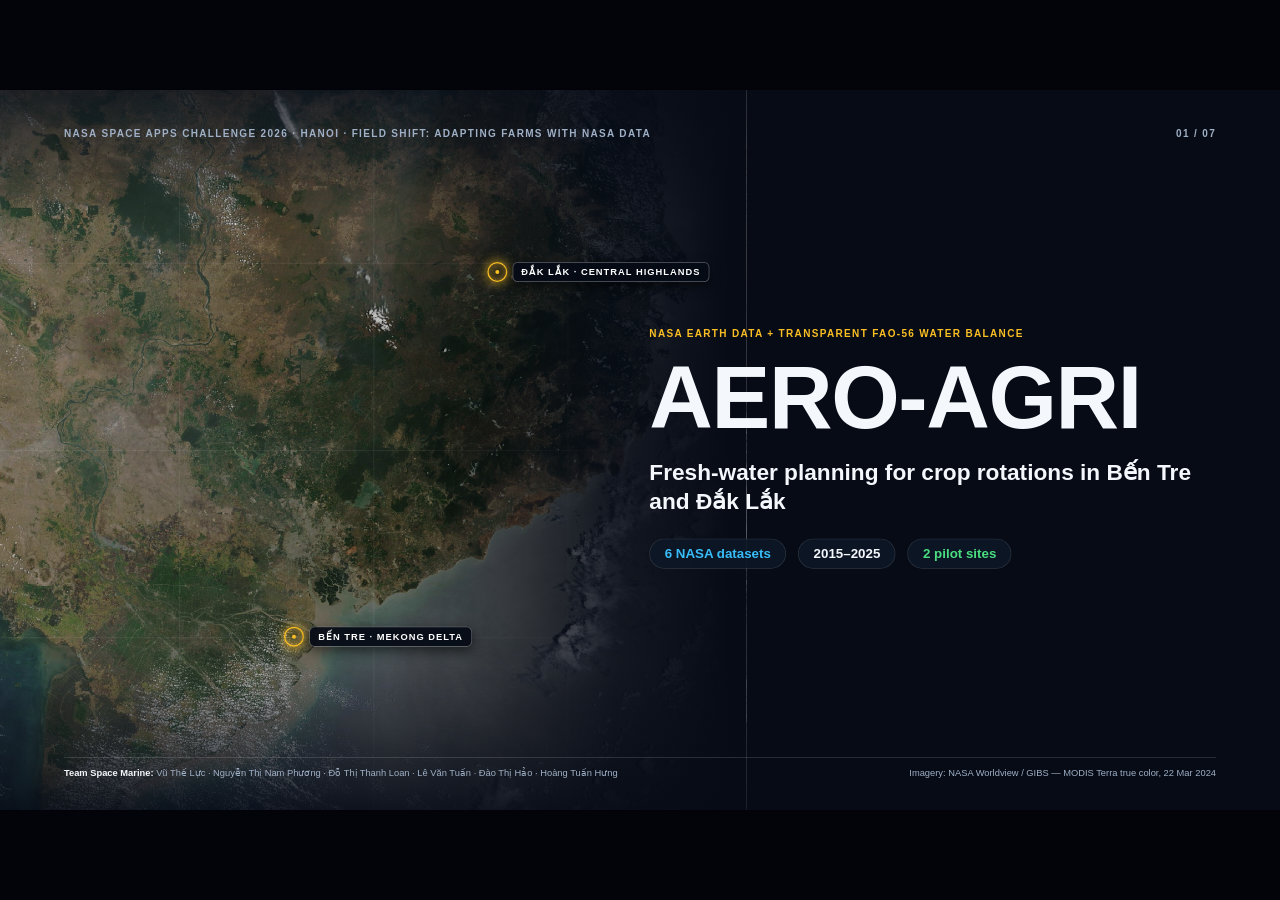
<file: slides/index.html>
<!DOCTYPE html>
<html lang="en" data-lang="en">
<head>
<meta charset="UTF-8" />
<meta name="viewport" content="width=device-width, initial-scale=1.0" />
<title>AERO-AGRI · Field Shift — Earth-Science Briefing (NASA Space Apps 2026)</title>
<style>
  :root {
    --space: #060b16;
    --panel: #0d1726;
    --line: rgba(255, 255, 255, 0.14);
    --ink: #f4f7fb;
    --dim: #9fb0c6;
    --paper: #f5f3ee;
    --paper-ink: #0b1324;
    --paper-dim: #475569;
    --paper-line: rgba(11, 19, 36, 0.14);
    --water: #38bdf8;
    --veg: #4ade80;
    --veg-dark: #15803d;
    --salt: #f43f5e;
    --heat: #f59e0b;
    --accent: #fbbf24;
    --font: "Segoe UI", "Segoe UI Variable", Arial, sans-serif;
    --mono: Consolas, "Cascadia Mono", ui-monospace, monospace;
  }

  * { box-sizing: border-box; margin: 0; padding: 0; }

  html, body {
    height: 100%;
    background: #020409;
    color: var(--ink);
    font-family: var(--font);
    overflow: hidden;
    -webkit-font-smoothing: antialiased;
  }

  .num { font-variant-numeric: tabular-nums; }

  /* Language switching */
  html[data-lang="en"] .t-vi { display: none !important; }
  html[data-lang="vi"] .t-en { display: none !important; }

  /* Floating auto-hide navigation bar */
  .nav-hover-zone {
    position: fixed;
    top: 0; left: 0; right: 0;
    height: 68px;
    z-index: 90;
  }
  .hud {
    position: fixed;
    top: 14px;
    left: 50%;
    transform: translateX(-50%);
    height: 46px;
    padding: 0 18px;
    border-radius: 999px;
    background: rgba(13, 23, 38, 0.92);
    backdrop-filter: blur(10px);
    border: 1px solid var(--line);
    color: var(--ink);
    display: flex;
    align-items: center;
    gap: 16px;
    z-index: 100;
    font-size: 14px;
    box-shadow: 0 10px 30px rgba(0, 0, 0, 0.45);
    opacity: 0;
    pointer-events: none;
    transition: opacity 0.25s ease;
  }
  .hud.visible, .nav-hover-zone:hover + .hud, .hud:hover {
    opacity: 1;
    pointer-events: auto;
  }
  .hud-btn {
    background: rgba(255, 255, 255, 0.08);
    color: var(--ink);
    border: 1px solid var(--line);
    border-radius: 999px;
    padding: 5px 12px;
    font-size: 14px;
    font-weight: 600;
    cursor: pointer;
    font-family: var(--font);
  }
  .hud-btn:hover { background: rgba(255, 255, 255, 0.16); }
  .hud-btn.active { background: var(--accent); color: #060b16; border-color: var(--accent); }
  .dots { display: flex; gap: 6px; align-items: center; }
  .dot {
    width: 8px; height: 8px; border-radius: 999px;
    background: rgba(255, 255, 255, 0.28);
    border: none; cursor: pointer; padding: 0;
  }
  .dot.active { width: 24px; background: var(--accent); }

  /* Scaled 1920x1080 Canvas */
  .stage-wrap {
    position: fixed;
    inset: 0;
    display: flex;
    align-items: center;
    justify-content: center;
  }
  .deck-viewport {
    position: relative;
    flex: 0 0 auto; /* keep 1920x1080 and let fit() scale it; without this flexbox shrinks it on small screens */
    width: 1920px;
    height: 1080px;
    transform-origin: center center;
    overflow: hidden;
    background: var(--space);
  }

  .slide {
    position: absolute;
    inset: 0;
    width: 1920px;
    height: 1080px;
    padding: 58px 96px 48px 96px;
    display: none;
    flex-direction: column;
    justify-content: space-between;
    overflow: hidden;
  }
  .slide.active { display: flex; }

  .theme-dark { background: var(--space); color: var(--ink); }
  .theme-light { background: var(--paper); color: var(--paper-ink); }

  /* Top mission header inside every content slide */
  .s-header {
    position: relative;
    z-index: 3;
    display: flex;
    flex-direction: column;
    gap: 14px;
  }
  .s-meta-bar {
    display: flex;
    justify-content: space-between;
    align-items: center;
    font-size: 15px;
    font-weight: 700;
    text-transform: uppercase;
    letter-spacing: 2px;
  }
  .theme-dark .s-meta-bar { color: var(--dim); }
  .theme-light .s-meta-bar { color: var(--paper-dim); }
  .s-pg { font-variant-numeric: tabular-nums; }

  h1.s-title {
    font-size: 64px;
    font-weight: 800;
    line-height: 1.08;
    letter-spacing: -0.5px;
    max-width: 1680px;
  }
  .mission-label {
    font-size: 15px;
    font-weight: 700;
    text-transform: uppercase;
    letter-spacing: 2px;
  }
  .theme-dark .mission-label { color: var(--dim); }
  .theme-light .mission-label { color: var(--paper-dim); }

  .s-body {
    position: relative;
    z-index: 3;
    flex: 1;
    display: flex;
    flex-direction: column;
    justify-content: center;
    min-height: 0;
    margin: 26px 0 18px 0;
  }

  .s-foot {
    position: relative;
    z-index: 3;
    display: flex;
    justify-content: space-between;
    align-items: center;
    font-size: 14px;
    padding-top: 14px;
  }
  .theme-dark .s-foot { color: var(--dim); border-top: 1px solid var(--line); }
  .theme-light .s-foot { color: var(--paper-dim); border-top: 1px solid var(--paper-line); }

  /* 12-column grid helper */
  .grid-12 {
    display: grid;
    grid-template-columns: repeat(12, minmax(0, 1fr));
    gap: 28px;
    align-items: stretch;
  }
  .col-3 { grid-column: span 3; }
  .col-4 { grid-column: span 4; }
  .col-5 { grid-column: span 5; }
  .col-6 { grid-column: span 6; }
  .col-7 { grid-column: span 7; }
  .col-8 { grid-column: span 8; }
  .col-12 { grid-column: span 12; }

  /* Panels */
  .panel-dark {
    background: var(--panel);
    border: 1px solid var(--line);
    border-radius: 16px;
    padding: 28px 30px;
  }
  .panel-light {
    background: #ffffff;
    border: 1px solid var(--paper-line);
    border-radius: 16px;
    padding: 26px 28px;
    box-shadow: 0 4px 18px rgba(11, 19, 36, 0.04);
  }

  /* Satellite telemetry & overlays */
  .sat-box {
    position: relative;
    overflow: hidden;
    border-radius: 16px;
    border: 1px solid var(--line);
    background: #040811;
  }
  .sat-img-layer {
    position: relative;
    width: 100%;
    height: 100%;
    overflow: hidden;
  }
  .sat-img-layer img {
    display: block;
    width: 100%;
    height: 100%;
    transform-origin: center center;
  }
  @keyframes slowZoom {
    from { transform: scale(1); }
    to { transform: scale(1.04); }
  }
  .slide.active .sat-zoom {
    animation: slowZoom 12s ease-out forwards;
  }
  .reticle-grid {
    position: absolute;
    inset: 0;
    pointer-events: none;
    background-image:
      linear-gradient(to right, rgba(255,255,255,0.08) 1px, transparent 1px),
      linear-gradient(to bottom, rgba(255,255,255,0.08) 1px, transparent 1px);
    background-size: 25% 25%;
  }
  .pilot-pin {
    position: absolute;
    transform: translate(-50%, -50%);
    pointer-events: none;
    z-index: 4;
  }
  .pin-ring {
    width: 30px;
    height: 30px;
    border-radius: 999px;
    border: 2px solid var(--accent);
    box-shadow: 0 0 18px rgba(251, 191, 36, 0.85), inset 0 0 10px rgba(251, 191, 36, 0.35);
    background: rgba(251, 191, 36, 0.12);
    position: relative;
  }
  .pin-ring::after {
    content: "";
    position: absolute;
    top: 50%; left: 50%;
    width: 6px; height: 6px;
    border-radius: 999px;
    background: var(--accent);
    transform: translate(-50%, -50%);
  }
  .pin-tag {
    position: absolute;
    left: 38px;
    top: 50%;
    transform: translateY(-50%);
    white-space: nowrap;
    background: rgba(6, 11, 22, 0.94);
    border: 1px solid rgba(255,255,255,0.34);
    color: #ffffff;
    font-size: 14px;
    font-weight: 700;
    letter-spacing: 1.5px;
    text-transform: uppercase;
    padding: 6px 12px;
    border-radius: 8px;
    box-shadow: 0 6px 18px rgba(0,0,0,0.55);
  }
  .scale-bar {
    position: absolute;
    bottom: 18px;
    left: 20px;
    display: flex;
    align-items: center;
    gap: 10px;
    background: rgba(6, 11, 22, 0.78);
    padding: 6px 12px;
    border-radius: 6px;
    font-size: 14px;
    font-weight: 700;
    color: var(--ink);
    font-family: var(--mono);
  }
  .scale-line {
    width: 90px;
    height: 6px;
    border-left: 2px solid var(--ink);
    border-right: 2px solid var(--ink);
    border-bottom: 2px solid var(--ink);
  }
  .sat-caption-pill {
    position: absolute;
    top: 16px;
    left: 18px;
    background: rgba(6, 11, 22, 0.82);
    border: 1px solid rgba(255,255,255,0.18);
    color: var(--ink);
    font-size: 14px;
    font-weight: 700;
    letter-spacing: 1.2px;
    text-transform: uppercase;
    padding: 6px 12px;
    border-radius: 6px;
  }
  .sat-credit {
    position: absolute;
    bottom: 18px;
    right: 18px;
    background: rgba(6, 11, 22, 0.8);
    padding: 5px 10px;
    border-radius: 6px;
    font-size: 14px;
    color: var(--dim);
  }

  /* Browser window frame */
  .browser-win {
    background: #ffffff;
    border-radius: 16px;
    overflow: hidden;
    border: 1px solid rgba(11, 19, 36, 0.16);
    box-shadow: 0 20px 50px rgba(11, 19, 36, 0.14);
    display: flex;
    flex-direction: column;
  }
  .browser-bar {
    height: 38px;
    background: #eae7df;
    border-bottom: 1px solid rgba(11, 19, 36, 0.1);
    display: flex;
    align-items: center;
    padding: 0 14px;
    gap: 14px;
    flex-shrink: 0;
  }
  .b-dots { display: flex; gap: 7px; }
  .b-dots span { width: 11px; height: 11px; border-radius: 999px; background: rgba(11,19,36,0.22); display: block; }
  .b-url {
    flex: 1;
    background: rgba(255,255,255,0.75);
    border-radius: 6px;
    padding: 3px 12px;
    font-family: var(--mono);
    font-size: 14px;
    color: #334155;
    text-align: center;
    white-space: nowrap;
    overflow: hidden;
    text-overflow: ellipsis;
  }
  .browser-body {
    position: relative;
    overflow: hidden;
    background: #f7f5ee;
  }
  .browser-body img { display: block; width: 100%; height: auto; }

  /* Bullets (max 3 per slide, 22-24px) */
  ul.brief-list {
    list-style: none;
    display: flex;
    flex-direction: column;
    gap: 18px;
  }
  ul.brief-list li {
    font-size: 23px;
    line-height: 1.35;
    padding-left: 24px;
    position: relative;
    font-weight: 500;
  }
  ul.brief-list li::before {
    content: "";
    position: absolute;
    left: 0; top: 12px;
    width: 10px; height: 10px;
    border-radius: 999px;
    background: var(--accent);
  }
  ul.brief-list.green li::before { background: var(--veg); }
  ul.brief-list.blue li::before { background: var(--water); }

  /* Stagger reveal animation */
  @keyframes riseIn {
    from { opacity: 0; transform: translateY(18px); }
    to { opacity: 1; transform: translateY(0); }
  }
  .slide.active .anim {
    opacity: 0;
    animation: riseIn 0.5s cubic-bezier(0.2, 0.7, 0.2, 1) forwards;
  }
  .slide.active .d1 { animation-delay: 0ms; }
  .slide.active .d2 { animation-delay: 60ms; }
  .slide.active .d3 { animation-delay: 120ms; }
  .slide.active .d4 { animation-delay: 180ms; }
  .slide.active .d5 { animation-delay: 240ms; }

  /* Speaker Notes Drawer & Grid Overlay */
  .notes-drawer {
    position: fixed;
    bottom: 24px;
    right: 28px;
    width: 540px;
    max-height: 300px;
    background: rgba(6, 11, 22, 0.96);
    border: 1px solid var(--line);
    border-radius: 14px;
    padding: 18px 22px;
    color: var(--ink);
    z-index: 140;
    box-shadow: 0 20px 50px rgba(0, 0, 0, 0.6);
    overflow-y: auto;
    display: none;
  }
  .notes-drawer.open { display: block; }
  .notes-title { font-size: 14px; font-weight: 700; text-transform: uppercase; letter-spacing: 1.5px; color: var(--accent); margin-bottom: 8px; }
  .notes-text { font-size: 16px; line-height: 1.5; color: #dbe5f2; }

  .overview-overlay {
    position: fixed;
    inset: 0;
    background: rgba(6, 11, 22, 0.95);
    z-index: 130;
    padding: 84px 64px;
    overflow-y: auto;
    display: none;
  }
  .overview-overlay.open { display: block; }
  .ov-grid {
    display: grid;
    grid-template-columns: repeat(4, minmax(0, 1fr));
    gap: 22px;
    max-width: 1560px;
    margin: 0 auto;
  }
  .ov-card {
    background: var(--panel);
    border: 2px solid var(--line);
    border-radius: 12px;
    padding: 20px;
    cursor: pointer;
    color: var(--ink);
  }
  .ov-card.active { border-color: var(--accent); }
  .ov-num { font-size: 14px; font-weight: 700; color: var(--accent); margin-bottom: 6px; }
  .ov-h { font-size: 18px; font-weight: 700; line-height: 1.3; }

  /* Reduced motion & print mode (?print=1 or @media print) */
  @media (prefers-reduced-motion: reduce) {
    .slide.active .sat-zoom, .slide.active .anim {
      animation: none !important;
      opacity: 1 !important;
      transform: none !important;
    }
  }

  html.print-mode, html.print-mode body {
    height: auto !important;
    overflow: visible !important;
    background: var(--space) !important;
  }
  html.print-mode .nav-hover-zone,
  html.print-mode .hud,
  html.print-mode .notes-drawer,
  html.print-mode .overview-overlay { display: none !important; }
  html.print-mode .stage-wrap { position: static !important; display: block !important; }
  html.print-mode .deck-viewport { width: 1920px !important; height: auto !important; transform: none !important; overflow: visible !important; }
  html.print-mode .slide {
    position: relative !important;
    display: flex !important;
    page-break-after: always;
    break-after: page;
  }
  html.print-mode .slide:last-child { page-break-after: auto; break-after: auto; }
  html.print-mode .slide .anim { opacity: 1 !important; transform: none !important; animation: none !important; }
  html.print-mode .slide .sat-zoom { transform: none !important; animation: none !important; }

  @page { size: 1920px 1080px; margin: 0; }
  @media print {
    html, body { height: auto !important; overflow: visible !important; background: var(--space) !important; }
    .t-vi { display: none !important; }
    .t-en { display: revert !important; }
    .nav-hover-zone, .hud, .notes-drawer, .overview-overlay { display: none !important; }
    .stage-wrap { position: static !important; display: block !important; }
    .deck-viewport { width: 1920px !important; height: auto !important; transform: none !important; overflow: visible !important; }
    .slide { position: relative !important; display: flex !important; page-break-after: always; break-after: page; }
    .slide:last-child { page-break-after: auto; break-after: auto; }
    .slide .anim, .slide .sat-zoom { animation: none !important; opacity: 1 !important; transform: none !important; }
  }
</style>
</head>
<body>

<div class="nav-hover-zone"></div>
<nav class="hud" id="hud" aria-label="Slide controls">
  <button type="button" class="hud-btn" id="btnPrev">← Prev</button>
  <div class="dots" id="dots"></div>
  <span class="num" id="slideCount" style="font-weight:700;min-width:60px;text-align:center;">01 / 07</span>
  <button type="button" class="hud-btn" id="btnNext">Next →</button>
  <button type="button" class="hud-btn" id="btnLang" title="Switch EN / VI (L)">EN / VI</button>
  <button type="button" class="hud-btn" id="btnNotes" title="Speaker Notes (N)">Notes (N)</button>
  <button type="button" class="hud-btn" id="btnGrid" title="All slides (G)">Grid</button>
</nav>

<div class="stage-wrap">
<main class="deck-viewport" id="viewport">

<!-- ======================================================================= -->
<!-- SLIDE 1: COVER (Dark full-bleed Southern Vietnam MODIS panorama)        -->
<!-- ======================================================================= -->
<section class="slide theme-dark active" id="s1" style="padding:0;" data-title="01 · AERO-AGRI Cover" data-notes="<strong>[0:00–0:40 · Cover &amp; Hook]</strong> Good morning judges. In Bến Tre, salinity closes canals during the months when farms need fresh water. In Đắk Lắk, cover crops protect soil but add dry-season demand. AERO-AGRI combines six NASA datasets with a transparent FAO-56 water balance to compare whole-year crop rotations across two pilot sites from 2015 to 2025.">
  <!-- Full-height exact-aspect (2800x2700 -> 1120x1080) MODIS panorama so pilot coordinates stay exact -->
  <div style="position:absolute;left:0;top:0;width:1120px;height:1080px;overflow:hidden;">
    <div class="sat-img-layer sat-zoom">
      <img src="assets/sat_south_vietnam_modis_2024-03-22.jpg" alt="MODIS Terra true-color satellite view of Southern Vietnam on 22 Mar 2024" />
      <div class="reticle-grid"></div>
    </div>
    <!-- Dark gradient sweep hiding eastern cloud band and creating high-contrast text canvas on the right -->
    <div style="position:absolute;inset:0;z-index:2;background:linear-gradient(90deg, rgba(6,11,22,0.12) 0%, rgba(6,11,22,0.18) 52%, rgba(6,11,22,0.88) 82%, #060b16 98%);pointer-events:none;"></div>
    <div style="position:absolute;inset:0;z-index:2;background:linear-gradient(180deg, rgba(6,11,22,0.72) 0%, transparent 18%, transparent 80%, rgba(6,11,22,0.88) 100%);pointer-events:none;"></div>
    <!-- Pilot site pins rendered above scrims so labels keep full contrast -->
    <!-- Ben Tre: x 39.4%, y 75.9% -->
    <div class="pilot-pin" style="left:39.4%;top:75.9%;">
      <div class="pin-ring"></div>
      <div class="pin-tag">BẾN TRE · MEKONG DELTA</div>
    </div>
    <!-- Dak Lak: x 66.6%, y 25.3% -->
    <div class="pilot-pin" style="left:66.6%;top:25.3%;">
      <div class="pin-ring"></div>
      <div class="pin-tag">ĐẮK LẮK · CENTRAL HIGHLANDS</div>
    </div>
  </div>

  <!-- Foreground mission layout -->
  <div style="position:relative;z-index:3;height:100%;padding:56px 96px 48px 96px;display:flex;flex-direction:column;justify-content:space-between;">
    <div class="s-meta-bar anim d1">
      <span>NASA SPACE APPS CHALLENGE 2026 · HANOI · FIELD SHIFT: ADAPTING FARMS WITH NASA DATA</span>
      <span class="s-pg">01 / 07</span>
    </div>

    <div style="margin-left:auto;width:850px;display:flex;flex-direction:column;gap:26px;">
      <div class="mission-label anim d1" style="color:var(--accent);">NASA EARTH DATA + TRANSPARENT FAO-56 WATER BALANCE</div>
      <h1 class="anim d2" style="font-size:132px;font-weight:900;line-height:0.95;letter-spacing:-2px;color:var(--ink);">AERO-AGRI</h1>
      <p class="anim d3" style="font-size:34px;line-height:1.3;font-weight:600;color:var(--ink);">
        <span class="t-en">Fresh-water planning for crop rotations in Bến Tre and Đắk Lắk</span>
        <span class="t-vi">Lập kế hoạch nước ngọt cho luân canh tại Bến Tre và Đắk Lắk</span>
      </p>
      <div class="anim d4" style="display:flex;gap:18px;flex-wrap:wrap;padding-top:8px;">
        <span style="background:rgba(13,23,38,0.88);border:1px solid var(--line);border-radius:999px;padding:10px 22px;font-size:20px;font-weight:700;color:var(--water);">6 NASA datasets</span>
        <span style="background:rgba(13,23,38,0.88);border:1px solid var(--line);border-radius:999px;padding:10px 22px;font-size:20px;font-weight:700;color:var(--ink);">2015–2025</span>
        <span style="background:rgba(13,23,38,0.88);border:1px solid var(--line);border-radius:999px;padding:10px 22px;font-size:20px;font-weight:700;color:var(--veg);">2 pilot sites</span>
      </div>
    </div>

    <div class="s-foot anim d5" style="border-top-color:rgba(255,255,255,0.18);">
      <span><strong style="color:var(--ink);">Team Space Marine:</strong> Vũ Thế Lực · Nguyễn Thị Nam Phương · Đỗ Thị Thanh Loan · Lê Văn Tuấn · Đào Thị Hảo · Hoàng Tuấn Hưng</span>
      <span>Imagery: NASA Worldview / GIBS — MODIS Terra true color, 22 Mar 2024</span>
    </div>
  </div>
</section>

<!-- ======================================================================= -->
<!-- SLIDE 2: PROBLEM (Dark, two real MODIS pilot site panels side by side)  -->
<!-- ======================================================================= -->
<section class="slide theme-dark" id="s2" data-title="02 · Dry-Season Water Pressure" data-notes="<strong>[0:40–1:25 · Problem]</strong> The two pilot sites face different dry-season constraints. In Ba Tri, Bến Tre, the modeled two-rice rotation requires 15,329 m³/ha of fresh water each year while river salinity peaks from February to April. In Cư M'gar, Đắk Lắk, coffee relies on groundwater from January to April, and farmers need to understand how much additional water a protective cover crop requires.">
  <div class="s-header">
    <div class="s-meta-bar">
      <span>AERO-AGRI · FIELD SHIFT</span>
      <span class="s-pg">02 / 07</span>
    </div>
    <h1 class="s-title anim d1">
      <span class="t-en">Dry-season water pressure in two farming systems</span>
      <span class="t-vi">Áp lực nước mùa khô trong hai hệ canh tác</span>
    </h1>
  </div>

  <div class="s-body">
    <div class="grid-12" style="height:100%;">
      <!-- Left half: Ben Tre -->
      <div class="col-6 panel-dark anim d2" style="display:flex;flex-direction:column;justify-content:space-between;gap:18px;">
        <div style="display:flex;gap:22px;align-items:stretch;">
          <!-- Fixed exact aspect 2400:2182 (400 x 364 px) so Ba Tri x=64.0%, y=50.1% is pixel-accurate -->
          <div class="sat-box" style="width:400px;height:364px;flex-shrink:0;">
            <div class="sat-img-layer sat-zoom">
              <img src="assets/sat_bentre_modis_2024-02-10.jpg" alt="Bến Tre Mekong river mouths MODIS 10 Feb 2024" />
              <div class="reticle-grid"></div>
              <div class="pilot-pin" style="left:64.0%;top:50.1%;">
                <div class="pin-ring"></div>
                <div class="pin-tag">BA TRI</div>
              </div>
            </div>
            <div class="sat-caption-pill">10 Feb 2024 · salt season</div>
            <div class="scale-bar"><div class="scale-line"></div><span>110 km frame</span></div>
          </div>

          <div style="display:flex;flex-direction:column;justify-content:center;gap:10px;">
            <div class="mission-label" style="color:var(--salt);">PILOT SITE 01 · BẾN TRE (lat 9.6–10.6, lon 105.9–107.0)</div>
            <div class="num" style="font-size:88px;font-weight:900;line-height:0.95;color:var(--accent);">15,329</div>
            <div style="font-size:24px;font-weight:700;color:var(--dim);">m³/ha <span style="font-size:18px;font-weight:500;">(≈ 1,533 m³ per 1,000 m²)</span></div>
            <p style="font-size:23px;line-height:1.35;color:var(--ink);">
              <span class="t-en">modeled fresh-water deficit each year for two rice crops</span>
              <span class="t-vi">thiếu hụt nước ngọt theo mô hình cho 2 vụ lúa mỗi năm</span>
            </p>
          </div>
        </div>

        <!-- 12-month salinity strip -->
        <div style="border-top:1px solid var(--line);padding-top:16px;">
          <div style="display:flex;justify-content:space-between;align-items:center;margin-bottom:10px;">
            <span style="font-size:16px;font-weight:700;color:var(--salt);text-transform:uppercase;letter-spacing:1.2px;">Salt water months: Feb–Apr</span>
            <span style="font-size:14px;color:var(--dim);">Imagery: NASA Worldview / GIBS — MODIS Terra true color, 10 Feb 2024</span>
          </div>
          <div style="display:grid;grid-template-columns:repeat(12,1fr);gap:6px;">
            <div style="padding:10px 0;text-align:center;border-radius:6px;background:rgba(255,255,255,0.06);font-size:15px;font-weight:700;color:var(--dim);">Jan</div>
            <div style="padding:10px 0;text-align:center;border-radius:6px;background:var(--salt);font-size:15px;font-weight:800;color:#fff;">Feb</div>
            <div style="padding:10px 0;text-align:center;border-radius:6px;background:var(--salt);font-size:15px;font-weight:800;color:#fff;">Mar</div>
            <div style="padding:10px 0;text-align:center;border-radius:6px;background:var(--salt);font-size:15px;font-weight:800;color:#fff;">Apr</div>
            <div style="padding:10px 0;text-align:center;border-radius:6px;background:rgba(255,255,255,0.06);font-size:15px;font-weight:700;color:var(--dim);">May</div>
            <div style="padding:10px 0;text-align:center;border-radius:6px;background:rgba(56,189,248,0.18);font-size:15px;font-weight:700;color:var(--water);">Jun</div>
            <div style="padding:10px 0;text-align:center;border-radius:6px;background:rgba(56,189,248,0.18);font-size:15px;font-weight:700;color:var(--water);">Jul</div>
            <div style="padding:10px 0;text-align:center;border-radius:6px;background:rgba(56,189,248,0.18);font-size:15px;font-weight:700;color:var(--water);">Aug</div>
            <div style="padding:10px 0;text-align:center;border-radius:6px;background:rgba(255,255,255,0.06);font-size:15px;font-weight:700;color:var(--dim);">Sep</div>
            <div style="padding:10px 0;text-align:center;border-radius:6px;background:rgba(255,255,255,0.06);font-size:15px;font-weight:700;color:var(--dim);">Oct</div>
            <div style="padding:10px 0;text-align:center;border-radius:6px;background:rgba(255,255,255,0.06);font-size:15px;font-weight:700;color:var(--dim);">Nov</div>
            <div style="padding:10px 0;text-align:center;border-radius:6px;background:rgba(255,255,255,0.06);font-size:15px;font-weight:700;color:var(--dim);">Dec</div>
          </div>
        </div>
      </div>

      <!-- Right half: Dak Lak -->
      <div class="col-6 panel-dark anim d3" style="display:flex;flex-direction:column;justify-content:space-between;gap:18px;">
        <div style="display:flex;gap:22px;align-items:stretch;">
          <!-- Exact 1:1 (2400x2400 -> 364x364 px) so Cu M'gar x=52.8%, y=46.9% is pixel-accurate -->
          <div class="sat-box" style="width:364px;height:364px;flex-shrink:0;">
            <div class="sat-img-layer sat-zoom">
              <img src="assets/sat_daklak_modis_2024-03-22.jpg" alt="Đắk Lắk plateau MODIS 22 Mar 2024" />
              <div class="reticle-grid"></div>
              <div class="pilot-pin" style="left:52.8%;top:46.9%;">
                <div class="pin-ring"></div>
                <div class="pin-tag">CƯ M'GAR</div>
              </div>
            </div>
            <div class="sat-caption-pill">22 Mar 2024 · dry season</div>
            <div class="scale-bar"><div class="scale-line"></div><span>110 km frame</span></div>
          </div>

          <div style="display:flex;flex-direction:column;justify-content:center;gap:12px;">
            <div class="mission-label" style="color:var(--heat);">PILOT SITE 02 · ĐẮK LẮK (lat 12.3–13.3, lon 107.6–108.6)</div>
            <div class="num" style="font-size:84px;font-weight:900;line-height:0.95;color:var(--heat);">Jan–Apr</div>
            <p style="font-size:23px;line-height:1.35;color:var(--ink);">
              <span class="t-en">coffee is irrigated from groundwater; cover crops fight erosion but use water</span>
              <span class="t-vi">cà phê tưới bằng nước ngầm; cây phủ chống xói mòn nhưng tốn thêm nước</span>
            </p>
          </div>
        </div>

        <!-- Dry-season vs monsoon context -->
        <div style="border-top:1px solid var(--line);padding-top:16px;">
          <div style="display:flex;justify-content:space-between;align-items:center;margin-bottom:10px;">
            <span style="font-size:16px;font-weight:700;color:var(--heat);text-transform:uppercase;letter-spacing:1.2px;">Dry window: Jan–Apr · 78% rain in months 5–10</span>
            <span style="font-size:14px;color:var(--dim);">Imagery: NASA Worldview / GIBS — MODIS Terra true color, 22 Mar 2024</span>
          </div>
          <div style="display:grid;grid-template-columns:repeat(12,1fr);gap:6px;">
            <div style="padding:10px 0;text-align:center;border-radius:6px;background:var(--heat);font-size:15px;font-weight:800;color:#060b16;">Jan</div>
            <div style="padding:10px 0;text-align:center;border-radius:6px;background:var(--heat);font-size:15px;font-weight:800;color:#060b16;">Feb</div>
            <div style="padding:10px 0;text-align:center;border-radius:6px;background:var(--heat);font-size:15px;font-weight:800;color:#060b16;">Mar</div>
            <div style="padding:10px 0;text-align:center;border-radius:6px;background:var(--heat);font-size:15px;font-weight:800;color:#060b16;">Apr</div>
            <div style="padding:10px 0;text-align:center;border-radius:6px;background:rgba(56,189,248,0.22);font-size:15px;font-weight:700;color:var(--water);">May</div>
            <div style="padding:10px 0;text-align:center;border-radius:6px;background:rgba(56,189,248,0.22);font-size:15px;font-weight:700;color:var(--water);">Jun</div>
            <div style="padding:10px 0;text-align:center;border-radius:6px;background:rgba(56,189,248,0.22);font-size:15px;font-weight:700;color:var(--water);">Jul</div>
            <div style="padding:10px 0;text-align:center;border-radius:6px;background:rgba(56,189,248,0.22);font-size:15px;font-weight:700;color:var(--water);">Aug</div>
            <div style="padding:10px 0;text-align:center;border-radius:6px;background:rgba(56,189,248,0.22);font-size:15px;font-weight:700;color:var(--water);">Sep</div>
            <div style="padding:10px 0;text-align:center;border-radius:6px;background:rgba(56,189,248,0.22);font-size:15px;font-weight:700;color:var(--water);">Oct</div>
            <div style="padding:10px 0;text-align:center;border-radius:6px;background:rgba(255,255,255,0.06);font-size:15px;font-weight:700;color:var(--dim);">Nov</div>
            <div style="padding:10px 0;text-align:center;border-radius:6px;background:rgba(255,255,255,0.06);font-size:15px;font-weight:700;color:var(--dim);">Dec</div>
          </div>
        </div>
      </div>
    </div>
  </div>

  <div class="s-foot">
    <span>NAEC dry-season handbook 2026–2027 · NASA POWER 2015–2025</span>
    <span>6 NASA datasets · 2015–2025</span>
  </div>
</section>

<!-- ======================================================================= -->
<!-- SLIDE 3: METHOD (Light paper background, SVG 4-stage pipeline + browser)-->
<!-- ======================================================================= -->
<section class="slide theme-light" id="s3" data-title="03 · Transparent Method" data-notes="<strong>[1:25–2:10 · Method]</strong> NASA POWER daily weather drives a transparent FAO-56 water balance: reference evapotranspiration, crop coefficients, effective rainfall, and monthly fresh-water deficit. The model compares whole-year rotations, not isolated crops. Five additional NASA datasets provide crop timing, rainfall, soil-moisture, vegetation, and terrain context. The app exposes every formula, source, and limitation.">
  <div class="s-header">
    <div class="s-meta-bar">
      <span>AERO-AGRI · FIELD SHIFT</span>
      <span class="s-pg">03 / 07</span>
    </div>
    <h1 class="s-title anim d1">
      <span class="t-en">A transparent water model, audited with NASA observations</span>
      <span class="t-vi">Mô hình nước minh bạch, được đối chiếu bằng quan sát NASA</span>
    </h1>
  </div>

  <div class="s-body">
    <div class="grid-12" style="align-items:center;">
      <!-- Left 7 cols: Horizontal 4-block SVG + 6 dataset chips -->
      <div class="col-7" style="display:flex;flex-direction:column;gap:28px;">
        <div class="panel-light anim d2" style="padding:26px 24px;">
          <div class="mission-label" style="margin-bottom:16px;">TRANSPARENT PHYSICS PIPELINE · ZERO AI-GENERATED NUMBERS</div>
          <svg viewBox="0 0 960 220" width="100%" aria-label="Four-step NASA data to field pipeline">
            <defs>
              <marker id="arr" viewBox="0 0 10 10" refX="8" refY="5" markerWidth="7" markerHeight="7" orient="auto">
                <path d="M 0 1 L 10 5 L 0 9 z" fill="#0b1324"/>
              </marker>
            </defs>
            <!-- Block 1 -->
            <rect x="6" y="18" width="206" height="184" rx="14" fill="#060b16"/>
            <text x="24" y="54" font-size="14" font-weight="700" fill="#38bdf8" letter-spacing="1">01 · INPUT</text>
            <text x="24" y="92" font-size="22" font-weight="800" fill="#f4f7fb">NASA POWER</text>
            <text x="24" y="130" font-size="18" fill="#9fb0c6">daily weather</text>
            <text x="24" y="162" font-size="15" fill="#9fb0c6">2015–2025 · ~50 km</text>

            <line x1="216" y1="110" x2="246" y2="110" stroke="#0b1324" stroke-width="3" marker-end="url(#arr)"/>

            <!-- Block 2 -->
            <rect x="248" y="18" width="222" height="184" rx="14" fill="#ffffff" stroke="#0b1324" stroke-width="2"/>
            <text x="266" y="54" font-size="14" font-weight="700" fill="#15803d" letter-spacing="1">02 · PHYSICS</text>
            <text x="266" y="88" font-size="20" font-weight="800" fill="#0b1324">FAO-56</text>
            <text x="266" y="112" font-size="20" font-weight="800" fill="#0b1324">water balance</text>
            <text x="266" y="146" font-size="16" fill="#475569">ETo → ETc →</text>
            <text x="266" y="170" font-size="16" fill="#475569">effective rain →</text>
            <text x="266" y="192" font-size="16" font-weight="700" fill="#0b1324">monthly deficit</text>

            <line x1="474" y1="110" x2="500" y2="110" stroke="#0b1324" stroke-width="3" marker-end="url(#arr)"/>

            <!-- Block 3 -->
            <rect x="506" y="18" width="206" height="184" rx="14" fill="#ffffff" stroke="#0b1324" stroke-width="2"/>
            <text x="524" y="54" font-size="14" font-weight="700" fill="#15803d" letter-spacing="1">03 · ROTATIONS</text>
            <text x="524" y="92" font-size="21" font-weight="800" fill="#0b1324">Whole-year</text>
            <text x="524" y="118" font-size="21" font-weight="800" fill="#0b1324">rotations</text>
            <text x="524" y="154" font-size="16" fill="#475569">water · bare-soil</text>
            <text x="524" y="180" font-size="16" fill="#475569">months · salt months</text>

            <line x1="716" y1="110" x2="746" y2="110" stroke="#0b1324" stroke-width="3" marker-end="url(#arr)"/>

            <!-- Block 4 -->
            <rect x="752" y="18" width="202" height="184" rx="14" fill="#0d1726"/>
            <text x="770" y="54" font-size="14" font-weight="700" fill="#fbbf24" letter-spacing="1">04 · AUDIT</text>
            <text x="770" y="92" font-size="22" font-weight="800" fill="#f4f7fb">Satellite audit</text>
            <text x="770" y="132" font-size="17" fill="#9fb0c6">MODIS · GPM IMERG</text>
            <text x="770" y="160" font-size="17" fill="#9fb0c6">SMAP · SRTM</text>
          </svg>
        </div>

        <!-- 6 Dataset Chips -->
        <div class="anim d3" style="display:grid;grid-template-columns:repeat(3,1fr);gap:14px;">
          <div class="panel-light" style="padding:16px 18px;">
            <div style="font-size:18px;font-weight:800;">NASA POWER</div>
            <div style="font-size:15px;color:var(--paper-dim);margin-top:4px;">~50 km · weather</div>
          </div>
          <div class="panel-light" style="padding:16px 18px;">
            <div style="font-size:18px;font-weight:800;">MODIS MOD13Q1</div>
            <div style="font-size:15px;color:var(--paper-dim);margin-top:4px;">250 m · NDVI</div>
          </div>
          <div class="panel-light" style="padding:16px 18px;">
            <div style="font-size:18px;font-weight:800;">MODIS MOD09A1</div>
            <div style="font-size:15px;color:var(--paper-dim);margin-top:4px;">500 m · sowing</div>
          </div>
          <div class="panel-light" style="padding:16px 18px;">
            <div style="font-size:18px;font-weight:800;">GPM IMERG</div>
            <div style="font-size:15px;color:var(--paper-dim);margin-top:4px;">0.1° · rainfall</div>
          </div>
          <div class="panel-light" style="padding:16px 18px;">
            <div style="font-size:18px;font-weight:800;">SMAP L4</div>
            <div style="font-size:15px;color:var(--paper-dim);margin-top:4px;">9 km · soil moisture</div>
          </div>
          <div class="panel-light" style="padding:16px 18px;">
            <div style="font-size:18px;font-weight:800;">SRTM</div>
            <div style="font-size:15px;color:var(--paper-dim);margin-top:4px;">30 m · terrain slope</div>
          </div>
        </div>
      </div>

      <!-- Right 5 cols: Real browser mockup cropped cleanly on Step 1 form & 41% answer -->
      <div class="col-5 anim d4">
        <div class="browser-win">
          <div class="browser-bar">
            <div class="b-dots"><span></span><span></span><span></span></div>
            <div class="b-url">lucvuu.github.io/Space-Marines-/</div>
          </div>
          <div class="browser-body" style="height:600px;">
            <img src="assets/01_step1_answer_bentre.png" style="width:124%;margin-left:-21%;margin-top:-225px;" alt="Step 1 field form and 41% answer in AERO-AGRI" />
          </div>
        </div>
      </div>
    </div>
  </div>

  <div class="s-foot">
    <span>FAO-56 (Allen et al., 1998) · FAO Training Manual 3 (Brouwer &amp; Heibloem, 1986)</span>
    <span>2015–2025 · 81 automated tests</span>
  </div>
</section>

<!-- ======================================================================= -->
<!-- SLIDE 4: KEY RESULT (Light paper background, -41% hero + 10-yr bar SVG) -->
<!-- ======================================================================= -->
<section class="slide theme-light" id="s4" data-title="04 · Key Result: Modeled Water Deficit" data-notes="<strong>[2:10–3:00 · Key Result]</strong> In Bến Tre, replacing the Winter–Spring rice crop with soybean reduces the modeled annual fresh-water deficit from 15,329 to 8,978 m³/ha, a 41% reduction. The ranking holds in all 10 crop years, including 2015/16, and remains 39% lower in the hotter, drier stress test. Rice–shrimp is shown separately because the model does not yet represent brackish water in the shrimp phase.">
  <div class="s-header">
    <div class="s-meta-bar">
      <span>AERO-AGRI · FIELD SHIFT</span>
      <span class="s-pg">04 / 07</span>
    </div>
    <h1 class="s-title anim d1">
      <span class="t-en">Soybean rotation cuts modeled fresh-water deficit by 41%</span>
      <span class="t-vi">Luân canh đậu tương giảm 41% thiếu hụt nước ngọt theo mô hình</span>
    </h1>
  </div>

  <div class="s-body">
    <div class="grid-12" style="height:100%;align-items:stretch;">
      <!-- Left 4 cols: Giant -41% dark hero tile + scenario tiles -->
      <div class="col-4" style="display:flex;flex-direction:column;justify-content:space-between;gap:18px;">
        <div class="panel-dark anim d2" style="padding:30px;flex:1;display:flex;flex-direction:column;justify-content:center;">
          <div class="mission-label">BẾN TRE · SOYBEAN ROTATION (S2 VS S0)</div>
          <div class="num" style="font-size:132px;font-weight:900;line-height:0.95;color:var(--accent);margin:14px 0 10px 0;" data-count="-41" data-suffix="%">−41%</div>
          <div class="num" style="font-size:30px;font-weight:800;color:var(--ink);">15,329 → 8,978 m³/ha <span class="t-en">per year</span><span class="t-vi">/ năm</span></div>
          <p style="font-size:21px;line-height:1.35;color:var(--dim);margin-top:12px;">
            <span class="t-en">Summer–Autumn rice + soybean instead of Winter–Spring rice (maize S3: 9,025 · 41% less)</span>
            <span class="t-vi">Lúa Hè Thu + đậu tương thay vụ Đông Xuân (ngô S3: 9,025 · ít hơn 41%)</span>
          </p>
        </div>

        <div class="panel-light anim d3" style="padding:22px 26px;">
          <div class="mission-label" style="color:var(--paper-dim);">
            <span class="t-en">DRY YEAR (1 IN 5)</span>
            <span class="t-vi">NĂM HẠN (5 NĂM GẶP 1)</span>
          </div>
          <div class="num" style="font-size:32px;font-weight:800;margin-top:6px;">15,527 → 9,576 <span style="font-size:18px;font-weight:600;color:var(--paper-dim);">m³/ha</span></div>
        </div>

        <div class="panel-light anim d4" style="padding:22px 26px;">
          <div class="mission-label" style="color:var(--heat);">
            <span class="t-en">HOT &amp; DRY (+1.5 °C, −20% rain)</span>
            <span class="t-vi">NÓNG &amp; KHÔ (+1.5 °C, −20% mưa)</span>
          </div>
          <div class="num" style="font-size:32px;font-weight:800;margin-top:6px;">17,248 → 10,521 · <span style="color:var(--veg-dark);"><span class="t-en">still 39% less</span><span class="t-vi">vẫn giảm 39%</span></span></div>
        </div>
      </div>

      <!-- Right 8 cols: 10-crop-year dual bar chart -->
      <div class="col-8 panel-light anim d3" style="display:flex;flex-direction:column;justify-content:space-between;">
        <div style="display:flex;justify-content:space-between;align-items:center;">
          <div>
            <div class="mission-label">BẾN TRE · 10 CROP YEARS (2015/16 – 2024/25)</div>
            <div style="font-size:24px;font-weight:800;margin-top:4px;">Annual fresh-water deficit: S0 (2 rice crops) vs. S2 (rice + soybean)</div>
          </div>
          <div style="display:flex;gap:18px;font-size:16px;font-weight:700;">
            <span style="display:flex;align-items:center;gap:8px;"><span style="width:14px;height:14px;border-radius:3px;background:#64748b;display:inline-block;"></span>S0 (2 rice)</span>
            <span style="display:flex;align-items:center;gap:8px;color:#15803d;"><span style="width:14px;height:14px;border-radius:3px;background:var(--veg);display:inline-block;"></span>S2 (+ soybean)</span>
          </div>
        </div>

        <!-- Exact scale: y=410 at 0 -> y=70 at 18,740 (height=340 -> 0.018143 px per m3/ha) -->
        <svg viewBox="0 0 1080 480" width="100%" aria-label="Dual bar chart of S0 vs S2 across 10 crop years">
          <!-- Reference lines strictly using section 3 numbers: 15,329 S0 mean & 8,978 S2 mean & 0 -->
          <line x1="88" y1="410" x2="1055" y2="410" stroke="#0b1324" stroke-width="1.5"/>
          <line x1="88" y1="132" x2="1055" y2="132" stroke="#94a3b8" stroke-dasharray="5,5" stroke-width="1.5"/>
          <line x1="88" y1="247" x2="1055" y2="247" stroke="#15803d" stroke-dasharray="5,5" stroke-width="1.5"/>

          <text x="80" y="75" text-anchor="end" font-size="14" font-weight="700" fill="#475569">18,740</text>
          <text x="80" y="137" text-anchor="end" font-size="14" font-weight="700" fill="#475569">15,329</text>
          <text x="80" y="252" text-anchor="end" font-size="14" font-weight="700" fill="#15803d">8,978</text>
          <text x="80" y="415" text-anchor="end" font-size="14" font-weight="700" fill="#0b1324">0</text>
          <text x="20" y="44" font-size="15" font-weight="700" fill="#475569">m³/ha</text>

          <!-- 2015/16: S0 18,740 (h=340, y=70), S2 12,020 (h=218, y=192) -->
          <rect x="104" y="70" width="30" height="340" rx="4" fill="#64748b"/>
          <rect x="142" y="192" width="30" height="218" rx="4" fill="#4ade80"/>
          <rect x="96" y="24" width="122" height="28" rx="6" fill="#f43f5e"/>
          <text x="157" y="43" text-anchor="middle" font-size="14" font-weight="800" fill="#ffffff">2016 drought</text>
          <text x="168" y="182" text-anchor="middle" font-size="14" font-weight="800" fill="#15803d" stroke="#ffffff" stroke-width="4" paint-order="stroke">12,020</text>
          <text x="138" y="442" text-anchor="middle" font-size="14" font-weight="800" fill="#0b1324">2015/16</text>

          <!-- 2016/17: S0 15,301 (h=278, y=132), S2 9,306 (h=169, y=241) -->
          <rect x="200" y="132" width="30" height="278" rx="4" fill="#64748b"/>
          <rect x="238" y="241" width="30" height="169" rx="4" fill="#4ade80"/>
          <text x="234" y="442" text-anchor="middle" font-size="14" fill="#475569">2016/17</text>

          <!-- 2017/18: S0 16,429 (h=298, y=112), S2 9,674 (h=176, y=234) -->
          <rect x="296" y="112" width="30" height="298" rx="4" fill="#64748b"/>
          <rect x="334" y="234" width="30" height="176" rx="4" fill="#4ade80"/>
          <text x="330" y="442" text-anchor="middle" font-size="14" fill="#475569">2017/18</text>

          <!-- 2018/19: S0 14,471 (h=263, y=147), S2 7,566 (h=137, y=273) -->
          <rect x="392" y="147" width="30" height="263" rx="4" fill="#64748b"/>
          <rect x="430" y="273" width="30" height="137" rx="4" fill="#4ade80"/>
          <text x="426" y="442" text-anchor="middle" font-size="14" fill="#475569">2018/19</text>

          <!-- 2019/20: S0 14,833 (h=269, y=141), S2 8,269 (h=150, y=260) -->
          <rect x="488" y="141" width="30" height="269" rx="4" fill="#64748b"/>
          <rect x="526" y="260" width="30" height="150" rx="4" fill="#4ade80"/>
          <text x="522" y="442" text-anchor="middle" font-size="14" fill="#475569">2019/20</text>

          <!-- 2020/21: S0 14,886 (h=270, y=140), S2 7,990 (h=145, y=265) -->
          <rect x="584" y="140" width="30" height="270" rx="4" fill="#64748b"/>
          <rect x="622" y="265" width="30" height="145" rx="4" fill="#4ade80"/>
          <text x="618" y="442" text-anchor="middle" font-size="14" fill="#475569">2020/21</text>

          <!-- 2021/22: S0 14,971 (h=272, y=138), S2 9,551 (h=173, y=237) -->
          <rect x="680" y="138" width="30" height="272" rx="4" fill="#64748b"/>
          <rect x="718" y="237" width="30" height="173" rx="4" fill="#4ade80"/>
          <text x="714" y="442" text-anchor="middle" font-size="14" fill="#475569">2021/22</text>

          <!-- 2022/23: S0 13,761 (h=250, y=160), S2 8,085 (h=147, y=263) -->
          <rect x="776" y="160" width="30" height="250" rx="4" fill="#64748b"/>
          <rect x="814" y="263" width="30" height="147" rx="4" fill="#4ade80"/>
          <text x="810" y="442" text-anchor="middle" font-size="14" fill="#475569">2022/23</text>

          <!-- 2023/24: S0 14,919 (h=271, y=139), S2 8,785 (h=159, y=251) -->
          <rect x="872" y="139" width="30" height="271" rx="4" fill="#64748b"/>
          <rect x="910" y="251" width="30" height="159" rx="4" fill="#4ade80"/>
          <text x="906" y="442" text-anchor="middle" font-size="14" fill="#475569">2023/24</text>

          <!-- 2024/25: S0 14,257 (h=259, y=151), S2 7,809 (h=142, y=268) -->
          <rect x="968" y="151" width="30" height="259" rx="4" fill="#64748b"/>
          <rect x="1006" y="268" width="30" height="142" rx="4" fill="#4ade80"/>
          <text x="1002" y="442" text-anchor="middle" font-size="14" fill="#475569">2024/25</text>
        </svg>

        <div style="display:flex;justify-content:space-between;align-items:center;border-top:1px solid var(--paper-line);padding-top:14px;font-size:17px;color:var(--paper-dim);">
          <span><strong>Note:</strong> Rice–shrimp (S1: 6,613 m³/ha) shown separately: shrimp phase not modeled.</span>
          <span>S2 lower than S0 in all 10 crop years</span>
        </div>
      </div>
    </div>
  </div>

  <div class="s-foot">
    <span>Model estimates · NASA POWER 2015–2025 · FAO-56</span>
    <span>Bến Tre · Ambio, 2021 drought context</span>
  </div>
</section>

<!-- ======================================================================= -->
<!-- SLIDE 5: SATELLITE SELF-AUDITS (Dark + 3 giant numbers + Dak Lak strip) -->
<!-- ======================================================================= -->
<section class="slide theme-dark" id="s5" data-title="05 · Independent Cross-Checks" data-notes="<strong>[3:00–4:05 · Cross-Checks]</strong> Three independent comparisons test whether the model follows observed timing and patterns. MODIS detects 2023 rice sowing five days from a local report. GPM IMERG and NASA POWER differ by 1.2% in annual rainfall, with strong monthly agreement at both sites. SMAP soil moisture moves opposite to the modeled coffee water deficit, with r = −0.94 across 10 dry seasons. In Đắk Lắk, the model also makes the trade-off visible: a cover crop adds 19% dry-season water and may reduce relative soil loss by about 87%. That erosion factor still needs local validation.">
  <div class="s-header">
    <div class="s-meta-bar">
      <span>AERO-AGRI · FIELD SHIFT</span>
      <span class="s-pg">05 / 07</span>
    </div>
    <h1 class="s-title anim d1">
      <span class="t-en">NASA cross-checks align with modeled timing and trends</span>
      <span class="t-vi">Đối chiếu NASA phù hợp với thời điểm và xu hướng theo mô hình</span>
    </h1>
  </div>

  <div class="s-body" style="gap:24px;justify-content:space-between;">
    <!-- Top: 3 horizontal cards with giant numbers -->
    <div class="grid-12">
      <div class="col-4 panel-dark anim d2" style="display:flex;flex-direction:column;justify-content:space-between;gap:14px;">
        <div class="mission-label" style="color:var(--veg);">MODIS MOD09A1 · SOWING DATES</div>
        <div class="num" style="font-size:112px;font-weight:900;line-height:0.95;color:var(--ink);" data-count="5" data-suffix=" days">5 days</div>
        <p style="font-size:23px;line-height:1.35;">
          <span class="t-en">2023: satellite 17 Nov vs ~22 Nov reported</span>
          <span class="t-vi">2023: vệ tinh 17 Nov so với báo ~22 Nov</span>
        </p>
        <div style="font-size:17px;color:var(--dim);border-top:1px solid var(--line);padding-top:12px;">
          Median 16 days after the assumed 1 Nov (6 seasons)
        </div>
      </div>

      <div class="col-4 panel-dark anim d3" style="display:flex;flex-direction:column;justify-content:space-between;gap:14px;">
        <div class="mission-label" style="color:var(--water);">GPM IMERG VS NASA POWER · RAIN</div>
        <div class="num" style="font-size:112px;font-weight:900;line-height:0.95;color:var(--water);">1.2%</div>
        <p style="font-size:23px;line-height:1.35;">
          <span class="t-en">annual difference · r = 0.90 month by month</span>
          <span class="t-vi">chênh lệch năm · r = 0.90 theo từng tháng</span>
        </p>
        <div style="font-size:17px;color:var(--dim);border-top:1px solid var(--line);padding-top:12px;">
          1,752 vs 1,773 mm/yr (Bến Tre) · 1,873 vs 1,895 (Đắk Lắk, r = 0.89)
        </div>
      </div>

      <div class="col-4 panel-dark anim d4" style="display:flex;flex-direction:column;justify-content:space-between;gap:14px;">
        <div class="mission-label" style="color:var(--accent);">SMAP L4 · SOIL MOISTURE</div>
        <div class="num" style="font-size:108px;font-weight:900;line-height:0.95;color:var(--accent);">r = −0.94</div>
        <p style="font-size:23px;line-height:1.35;">
          <span class="t-en">tracks the modeled coffee water deficit, 10 dry seasons</span>
          <span class="t-vi">bám sát thiếu hụt nước cà phê qua 10 mùa khô</span>
        </p>
        <div style="font-size:17px;color:var(--dim);border-top:1px solid var(--line);padding-top:12px;">
          Dry window: Jan–Apr · excluded over flooded Bến Tre paddies
        </div>
      </div>
    </div>

    <!-- Bottom strip: Dak Lak cover crop trade-off over dimmed real MODIS Dak Lak photo -->
    <div class="sat-box anim d5" style="height:260px;background:var(--panel);border-color:rgba(245,158,11,0.35);">
      <img src="assets/sat_daklak_modis_2024-03-22.jpg" alt="Đắk Lắk plateau MODIS 22 Mar 2024 background" style="position:absolute;inset:0;width:100%;height:100%;object-fit:cover;opacity:0.42;" />
      <div style="position:absolute;inset:0;background:linear-gradient(90deg, rgba(6,11,22,0.92) 0%, rgba(13,23,38,0.80) 56%, rgba(6,11,22,0.48) 100%);"></div>

      <div style="position:relative;z-index:2;height:100%;padding:28px 36px;display:flex;justify-content:space-between;align-items:center;gap:32px;">
        <div style="display:flex;flex-direction:column;gap:12px;">
          <div style="display:flex;align-items:center;gap:14px;">
            <span class="mission-label" style="color:var(--heat);">ĐẮK LẮK TRADE-OFF · SRTM 5.0° · IMERG 78% RAIN MONTHS 5–10</span>
            <span style="background:rgba(245,158,11,0.18);border:1px solid var(--heat);color:var(--accent);font-size:14px;font-weight:700;padding:4px 12px;border-radius:999px;">C-factor from Indonesia — not yet verified locally</span>
          </div>
          <div style="font-size:42px;font-weight:800;line-height:1.15;color:var(--ink);">
            <span class="t-en">Cover crop: <span style="color:var(--heat);">+19% water</span> · <span style="color:var(--veg);">about 87% less soil loss</span></span>
            <span class="t-vi">Cây phủ đất: <span style="color:var(--heat);">+19% nước</span> · <span style="color:var(--veg);">giảm ~87% mất đất</span></span>
          </div>
          <div style="font-size:19px;color:var(--dim);">
            Bare 3,602 m³/ha vs. cover 4,302 m³/ha (Jan–Apr) · driest 4,608 m³/ha (2024) · Imagery: NASA Worldview / GIBS — MODIS Terra true color, 22 Mar 2024
          </div>
        </div>
      </div>
    </div>
  </div>

  <div class="s-foot">
    <span>GPM IMERG · SMAP L4 · MODIS MOD09A1 · SRTM · Afandi et al., 2003</span>
    <span>Published MODIS calendar error: 9–18 days</span>
  </div>
</section>

<!-- ======================================================================= -->
<!-- SLIDE 6: PRODUCT (Light paper background, 4 browser-framed steps)       -->
<!-- ======================================================================= -->
<section class="slide theme-light" id="s6" data-title="06 · Product Workflow" data-notes="<strong>[4:05–4:50 · Product]</strong> The bilingual web app turns the method into four steps. Users enter a field calendar and weather scenario, compare whole-year rotations, inspect the NASA cross-checks, and print a report or export CSV. Farmers see water per 1,000 m². Advisers can test scenarios. Researchers can inspect formulas, sources, and limitations.">
  <div class="s-header">
    <div class="s-meta-bar">
      <span>AERO-AGRI · FIELD SHIFT</span>
      <span class="s-pg">06 / 07</span>
    </div>
    <h1 class="s-title anim d1">
      <span class="t-en">One workflow from field calendar to a printable plan</span>
      <span class="t-vi">Một quy trình từ lịch thời vụ tới kế hoạch có thể in</span>
    </h1>
  </div>

  <div class="s-body" style="gap:20px;justify-content:space-between;">
    <!-- 4 steps in a row -->
    <div class="grid-12">
      <div class="col-3 anim d2" style="display:flex;flex-direction:column;gap:12px;">
        <div class="browser-win">
          <div class="browser-bar">
            <div class="b-dots"><span></span><span></span><span></span></div>
            <div class="b-url">lucvuu.github.io/Space-Marines-/</div>
          </div>
          <div class="browser-body" style="height:290px;">
            <img src="assets/01_step1_answer_bentre.png" style="width:128%;margin-left:-24%;margin-top:-225px;" alt="Step 1 Your field form" />
          </div>
        </div>
        <div>
          <div style="font-size:22px;font-weight:800;"><span class="t-en">1. Your field</span><span class="t-vi">1. Ruộng nhà bạn</span></div>
          <div style="font-size:18px;color:var(--paper-dim);margin-top:3px;"><span class="t-en">crop + sowing date, weather to test</span><span class="t-vi">cây trồng + ngày gieo, thử thời tiết</span></div>
        </div>
      </div>

      <div class="col-3 anim d3" style="display:flex;flex-direction:column;gap:12px;">
        <div class="browser-win">
          <div class="browser-bar">
            <div class="b-dots"><span></span><span></span><span></span></div>
            <div class="b-url">lucvuu.github.io/Space-Marines-/</div>
          </div>
          <div class="browser-body" style="height:290px;">
            <img src="assets/02_step2_options_bentre.png" style="width:126%;margin-left:-22%;margin-top:-292px;" alt="Step 2 Compare options S2 soybean and S3 maize" />
          </div>
        </div>
        <div>
          <div style="font-size:22px;font-weight:800;"><span class="t-en">2. Compare options</span><span class="t-vi">2. So sánh phương án</span></div>
          <div style="font-size:18px;color:var(--paper-dim);margin-top:3px;"><span class="t-en">water, bare months, salt months</span><span class="t-vi">lượng nước, tháng đất trống, tháng mặn</span></div>
        </div>
      </div>

      <div class="col-3 anim d4" style="display:flex;flex-direction:column;gap:12px;">
        <div class="browser-win">
          <div class="browser-bar">
            <div class="b-dots"><span></span><span></span><span></span></div>
            <div class="b-url">lucvuu.github.io/Space-Marines-/</div>
          </div>
          <div class="browser-body" style="height:290px;">
            <img src="assets/03_step3_satellites_bentre.png" style="width:128%;margin-left:-23%;margin-top:-58px;" alt="Step 3 Satellite checks" />
          </div>
        </div>
        <div>
          <div style="font-size:22px;font-weight:800;"><span class="t-en">3. Satellite checks</span><span class="t-vi">3. Kiểm chứng vệ tinh</span></div>
          <div style="font-size:18px;color:var(--paper-dim);margin-top:3px;"><span class="t-en">NASA data against the model</span><span class="t-vi">dữ liệu NASA đối chiếu mô hình</span></div>
        </div>
      </div>

      <div class="col-3 anim d5" style="display:flex;flex-direction:column;gap:12px;">
        <div class="browser-win">
          <div class="browser-bar">
            <div class="b-dots"><span></span><span></span><span></span></div>
            <div class="b-url">lucvuu.github.io/Space-Marines-/</div>
          </div>
          <div class="browser-body" style="height:290px;">
            <img src="assets/06_step4_report.png" style="width:128%;margin-left:-23%;margin-top:-52px;" alt="Step 4 Plan and report" />
          </div>
        </div>
        <div>
          <div style="font-size:22px;font-weight:800;"><span class="t-en">4. Plan &amp; report</span><span class="t-vi">4. Kế hoạch &amp; báo cáo</span></div>
          <div style="font-size:18px;color:var(--paper-dim);margin-top:3px;"><span class="t-en">printable report + CSV</span><span class="t-vi">báo cáo để in + CSV</span></div>
        </div>
      </div>
    </div>

    <!-- 3-role row -->
    <div class="grid-12 anim d4">
      <div class="col-4 panel-light" style="padding:18px 22px;">
        <div class="mission-label" style="color:var(--veg-dark);"><span class="t-en">FARMERS</span><span class="t-vi">NÔNG DÂN</span></div>
        <div style="font-size:20px;font-weight:700;margin-top:4px;"><span class="t-en">water per 1,000 m² + printed report</span><span class="t-vi">m³ trên 1.000 m² + bản in hợp tác xã</span></div>
      </div>
      <div class="col-4 panel-light" style="padding:18px 22px;">
        <div class="mission-label" style="color:var(--paper-dim);"><span class="t-en">ADVISERS &amp; RESEARCHERS</span><span class="t-vi">KHUYẾN NÔNG &amp; NGHIÊN CỨU</span></div>
        <div style="font-size:20px;font-weight:700;margin-top:4px;"><span class="t-en">scenarios + CSV</span><span class="t-vi">thử kịch bản + CSV từng vụ</span></div>
      </div>
      <div class="col-4 panel-light" style="padding:18px 22px;">
        <div class="mission-label" style="color:var(--paper-dim);"><span class="t-en">SCIENTISTS</span><span class="t-vi">NHÀ KHOA HỌC</span></div>
        <div style="font-size:20px;font-weight:700;margin-top:4px;"><span class="t-en">formulas, sources, limits</span><span class="t-vi">công thức, nguồn dữ liệu, giới hạn</span></div>
      </div>
    </div>

    <!-- Live URL callout -->
    <div class="panel-dark anim d5" style="padding:20px 30px;display:flex;justify-content:space-between;align-items:center;">
      <div style="font-size:28px;font-weight:800;color:var(--accent);"><span class="t-en">Try it live: lucvuu.github.io/Space-Marines-</span><span class="t-vi">Dùng trực tiếp: lucvuu.github.io/Space-Marines-</span></div>
      <div style="font-size:20px;font-weight:600;color:var(--ink);"><span class="t-en">Bilingual EN / VI · runs in the browser · no AI-generated numbers</span><span class="t-vi">Song ngữ EN / VI · chạy ngay trên trình duyệt · không AI bịa số</span></div>
    </div>
  </div>

  <div class="s-foot">
    <span>Offline-first web application · Zero external CDN dependencies</span>
    <span>81 automated tests</span>
  </div>
</section>

<!-- ======================================================================= -->
<!-- SLIDE 7: HONESTY, NEXT STEPS, TEAM & DISCLOSURES (Dark)                 -->
<!-- ======================================================================= -->
<section class="slide theme-dark" id="s7" data-title="07 · Field Validation & Partnership" data-notes="<strong>[4:50–5:30 · Close]</strong> AERO-AGRI is ready for its next milestone: field validation. The current prototype uses a 50 km weather grid, has not verified Ba Tri soil parameters locally, and does not yet model the shrimp phase, salinity dynamics, yields, or costs. We are seeking extension and research partners to measure soil and salinity in Ba Tri, test the recommendations with farmers, and expand the evidence base. Thank you.">
  <div class="s-header">
    <div class="s-meta-bar">
      <span>AERO-AGRI · FIELD SHIFT</span>
      <span class="s-pg">07 / 07</span>
    </div>
    <h1 class="s-title anim d1">
      <span class="t-en">Field validation is the next milestone</span>
      <span class="t-vi">Kiểm chứng thực địa là cột mốc tiếp theo</span>
    </h1>
  </div>

  <div class="s-body" style="gap:28px;justify-content:space-evenly;">
    <!-- 2 columns: Known limits vs Next -->
    <div class="grid-12">
      <div class="col-6 panel-dark anim d2" style="padding:38px 40px;">
        <div class="mission-label" style="color:var(--salt);margin-bottom:22px;"><span class="t-en">CURRENT BOUNDARIES</span><span class="t-vi">PHẠM VI HIỆN TẠI</span></div>
        <ul class="brief-list" style="gap:22px;">
          <li style="font-size:25px;"><span class="t-en">50 km weather grid</span><span class="t-vi">Lưới thời tiết 50 km</span></li>
          <li style="font-size:25px;"><span class="t-en">Soil type at Ba Tri not yet verified</span><span class="t-vi">Loại đất tại Ba Tri chưa đo kiểm thực địa</span></li>
          <li style="font-size:25px;"><span class="t-en">Shrimp phase, salinity dynamics, yields and costs not modeled</span><span class="t-vi">Pha tôm, diễn biến độ mặn, năng suất và chi phí chưa mô phỏng</span></li>
        </ul>
      </div>

      <div class="col-6 panel-dark anim d3" style="padding:38px 40px;border-color:rgba(74,222,128,0.35);">
        <div class="mission-label" style="color:var(--veg);margin-bottom:22px;"><span class="t-en">FIELD VALIDATION PLAN</span><span class="t-vi">KẾ HOẠCH KIỂM CHỨNG</span></div>
        <div style="display:flex;flex-direction:column;gap:22px;font-size:25px;line-height:1.35;font-weight:500;">
          <div><strong style="color:var(--veg);">1.</strong> <span class="t-en">Field soil and salinity measurements in Ba Tri</span><span class="t-vi">Đo đất và độ mặn thực địa tại Ba Tri</span></div>
          <div><strong style="color:var(--veg);">2.</strong> <span class="t-en">Model the shrimp phase</span><span class="t-vi">Mô phỏng pha nuôi tôm trong luân canh lúa–tôm</span></div>
          <div><strong style="color:var(--veg);">3.</strong> <span class="t-en">Trials with extension officers; more Mekong provinces</span><span class="t-vi">Thử nghiệm cùng cán bộ khuyến nông; mở rộng sang tỉnh khác</span></div>
        </div>
      </div>
    </div>

    <!-- Team & Links -->
    <div class="grid-12 anim d4">
      <div class="col-7 panel-dark" style="padding:28px 34px;display:flex;flex-direction:column;justify-content:center;">
        <div class="mission-label" style="color:var(--accent);margin-bottom:12px;">TEAM Space Marine</div>
        <div style="font-size:25px;font-weight:700;line-height:1.45;color:var(--ink);">
          Vũ Thế Lực · Nguyễn Thị Nam Phương · Đỗ Thị Thanh Loan · Lê Văn Tuấn · Đào Thị Hảo · Hoàng Tuấn Hưng
        </div>
      </div>

      <div class="col-5 panel-dark" style="padding:28px 34px;display:flex;flex-direction:column;justify-content:center;gap:12px;border-color:rgba(74,222,128,0.35);">
        <div class="mission-label" style="color:var(--veg);"><span class="t-en">PARTNERSHIP ASK</span><span class="t-vi">LỜI MỜI HỢP TÁC</span></div>
        <div style="font-size:22px;font-weight:700;line-height:1.35;"><span class="t-en">Extension and research partners for soil and salinity measurements in Ba Tri</span><span class="t-vi">Đối tác khuyến nông và nghiên cứu để đo đất, độ mặn tại Ba Tri</span></div>
      </div>
    </div>

    <div class="anim d5" style="font-size:15px;line-height:1.45;color:var(--dim);padding:16px 22px;background:rgba(255,255,255,0.03);border:1px solid var(--line);border-radius:10px;">
      <span class="t-en">AI disclosure: Google Antigravity (Gemini) and Claude Code assisted with code, review, translation and these slides. All numbers come from NASA data processed by the project code or from cited sources. Satellite imagery: NASA Worldview / GIBS.</span>
      <span class="t-vi">Công bố AI: Google Antigravity (Gemini) và Claude Code hỗ trợ viết mã, rà soát, dịch thuật và thiết kế slide. Mọi con số đều từ dữ liệu NASA qua mã nguồn dự án hoặc tài liệu trích dẫn. Ảnh vệ tinh: NASA Worldview / GIBS.</span>
    </div>
  </div>

  <div class="s-foot">
    <span>App: lucvuu.github.io/Space-Marines-/ · Open source · 81 automated tests</span>
    <span>Team Space Marine · Thank you</span>
  </div>
</section>

</main>
</div>

<!-- Speaker Notes Drawer -->
<aside class="notes-drawer" id="notesDrawer" aria-live="polite">
  <div class="notes-title" id="notesTitle">Speaker Notes</div>
  <div class="notes-text" id="notesText"></div>
</aside>

<!-- Grid Overview -->
<div class="overview-overlay" id="overviewOverlay">
  <div class="ov-grid" id="ovGrid"></div>
</div>

<script>
(() => {
  const qs = new URLSearchParams(location.search);
  const isPrint = qs.get("print") === "1";
  if (isPrint) {
    document.documentElement.classList.add("print-mode");
    document.documentElement.setAttribute("data-lang", "en");
  }

  const slides = Array.from(document.querySelectorAll(".slide"));
  const viewport = document.getElementById("viewport");
  const hud = document.getElementById("hud");
  const dotsEl = document.getElementById("dots");
  const countEl = document.getElementById("slideCount");
  const notesDrawer = document.getElementById("notesDrawer");
  const notesTitle = document.getElementById("notesTitle");
  const notesText = document.getElementById("notesText");
  const ovOverlay = document.getElementById("overviewOverlay");
  const ovGrid = document.getElementById("ovGrid");
  const btnLang = document.getElementById("btnLang");
  const btnNotes = document.getElementById("btnNotes");
  const btnGrid = document.getElementById("btnGrid");

  let idx = 0;
  let hideTimer = null;

  function fit() {
    if (isPrint) return;
    const scale = Math.min(window.innerWidth / 1920, window.innerHeight / 1080);
    viewport.style.transform = `scale(${scale.toFixed(4)})`;
  }

  function showHudBriefly() {
    if (isPrint) return;
    hud.classList.add("visible");
    clearTimeout(hideTimer);
    hideTimer = setTimeout(() => hud.classList.remove("visible"), 2200);
  }

  function animateCounts(slide) {
    if (isPrint || window.matchMedia("(prefers-reduced-motion: reduce)").matches) return;
    slide.querySelectorAll("[data-count]").forEach(el => {
      const target = parseInt(el.dataset.count, 10);
      const suffix = el.dataset.suffix || "";
      const start = performance.now();
      const dur = 900;
      const sign = target < 0 ? "−" : "";
      const absTarget = Math.abs(target);
      function tick(now) {
        const p = Math.min(1, (now - start) / dur);
        const eased = 1 - Math.pow(1 - p, 3);
        const val = Math.round(absTarget * eased);
        el.textContent = `${sign}${val}${suffix}`;
        if (p < 1) requestAnimationFrame(tick);
      }
      requestAnimationFrame(tick);
    });
  }

  function renderNav() {
    dotsEl.innerHTML = "";
    ovGrid.innerHTML = "";
    slides.forEach((s, i) => {
      const d = document.createElement("button");
      d.className = "dot" + (i === idx ? " active" : "");
      d.setAttribute("aria-label", `Slide ${i + 1}`);
      d.onclick = () => goTo(i);
      dotsEl.appendChild(d);

      const c = document.createElement("div");
      c.className = "ov-card" + (i === idx ? " active" : "");
      c.innerHTML = `<div class="ov-num">0${i + 1} / 07</div><div class="ov-h">${s.dataset.title}</div>`;
      c.onclick = () => {
        goTo(i);
        ovOverlay.classList.remove("open");
        btnGrid.classList.remove("active");
      };
      ovGrid.appendChild(c);
    });
  }

  function goTo(newIdx) {
    idx = (newIdx + slides.length) % slides.length;
    slides.forEach((s, i) => {
      const active = i === idx;
      s.classList.toggle("active", active);
      if (active) animateCounts(s);
    });
    countEl.textContent = `0${idx + 1} / 0${slides.length}`;
    notesTitle.textContent = slides[idx].dataset.title || `Slide ${idx + 1}`;
    notesText.innerHTML = slides[idx].dataset.notes || "";
    renderNav();
    if (!isPrint) history.replaceState(null, "", `#s${idx + 1}`);
  }

  function toggleLang() {
    const cur = document.documentElement.getAttribute("data-lang") || "en";
    const next = cur === "en" ? "vi" : "en";
    document.documentElement.setAttribute("data-lang", next);
    btnLang.textContent = next === "en" ? "EN / VI" : "VI / EN";
  }

  document.getElementById("btnPrev").onclick = () => goTo(idx - 1);
  document.getElementById("btnNext").onclick = () => goTo(idx + 1);
  btnLang.onclick = toggleLang;
  btnNotes.onclick = () => {
    const on = notesDrawer.classList.toggle("open");
    btnNotes.classList.toggle("active", on);
  };
  btnGrid.onclick = () => {
    const on = ovOverlay.classList.toggle("open");
    btnGrid.classList.toggle("active", on);
  };

  window.addEventListener("keydown", (e) => {
    if (e.key === "ArrowRight" || e.key === " " || e.key === "PageDown") { e.preventDefault(); goTo(idx + 1); }
    else if (e.key === "ArrowLeft" || e.key === "PageUp") { e.preventDefault(); goTo(idx - 1); }
    else if (e.key === "Home") { e.preventDefault(); goTo(0); }
    else if (e.key === "End") { e.preventDefault(); goTo(slides.length - 1); }
    else if (e.key.toLowerCase() === "n") { btnNotes.click(); }
    else if (e.key.toLowerCase() === "l") { toggleLang(); }
    else if (e.key.toLowerCase() === "g") { btnGrid.click(); }
    else if (e.key === "Escape") {
      ovOverlay.classList.remove("open");
      notesDrawer.classList.remove("open");
      btnGrid.classList.remove("active");
      btnNotes.classList.remove("active");
    }
  });

  window.addEventListener("mousemove", showHudBriefly);
  window.addEventListener("resize", fit);

  const hm = location.hash.match(/^#s(\d+)$/);
  if (hm) {
    const t = parseInt(hm[1], 10) - 1;
    if (t >= 0 && t < slides.length) idx = t;
  }

  fit();
  goTo(idx);
})();
</script>
</body>
</html>
</file>
